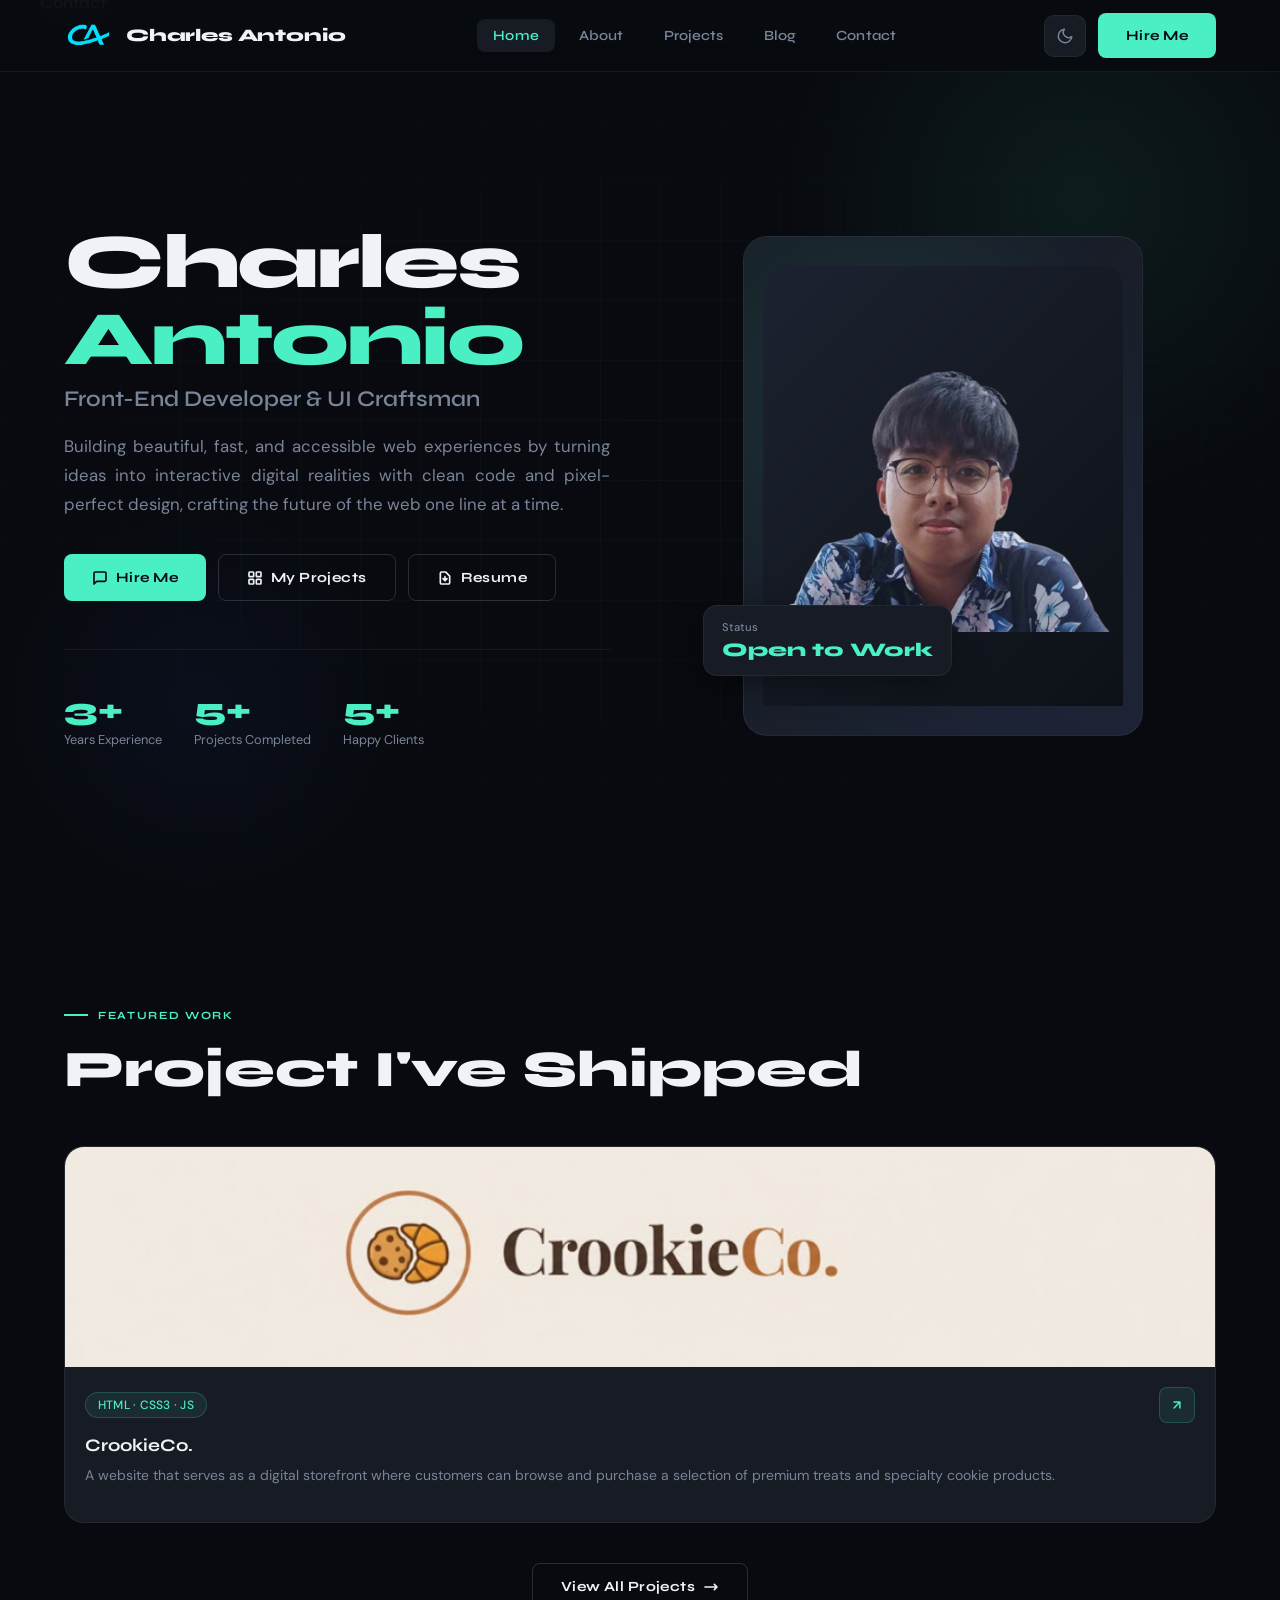
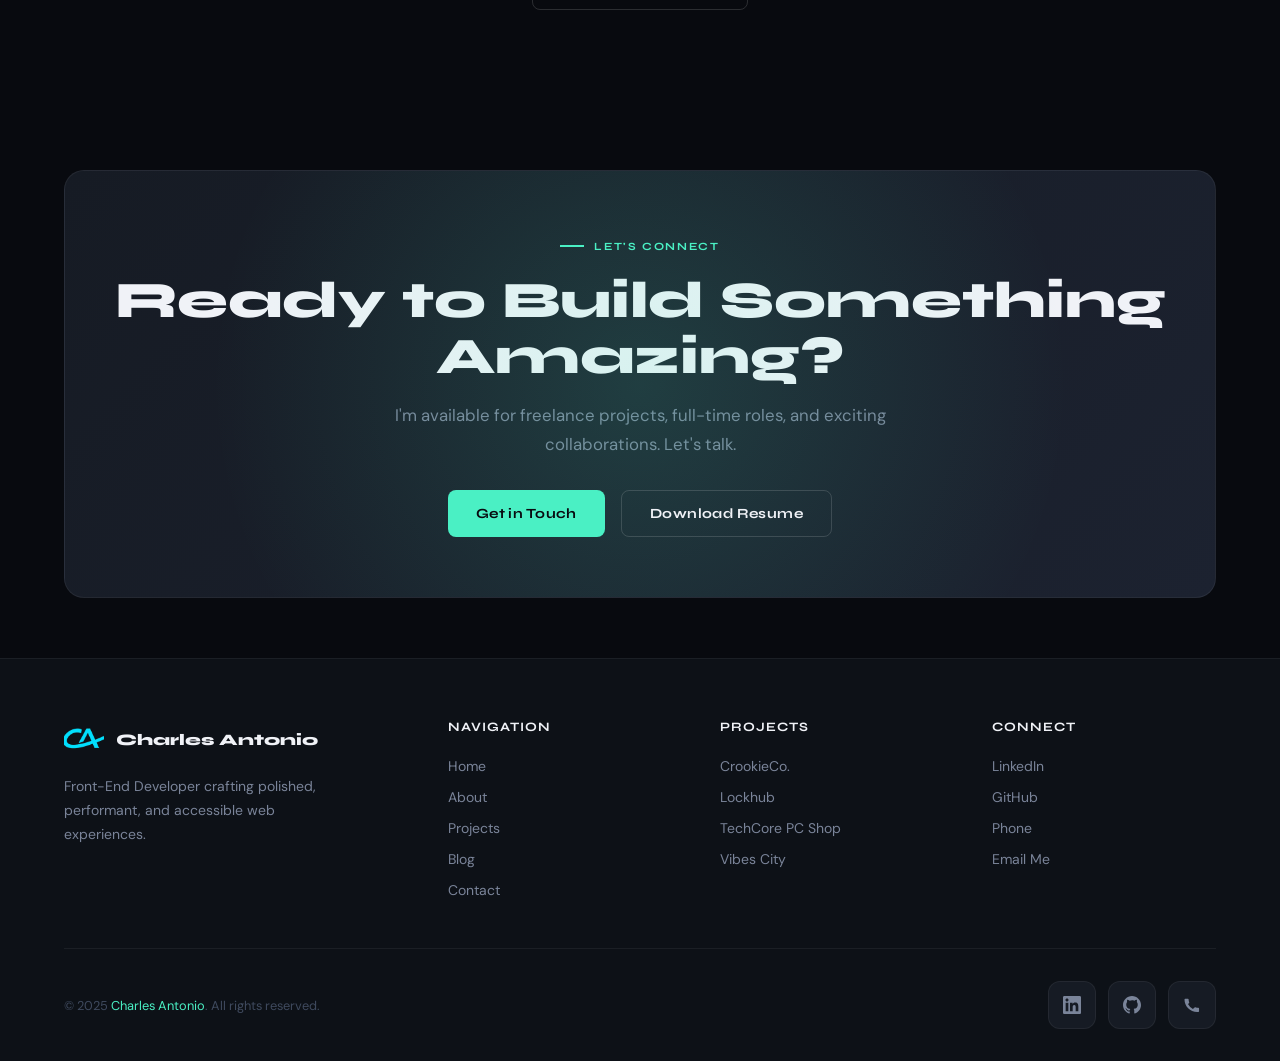
<file: WebsitePortfolio/index.html>
<!DOCTYPE html>
<html lang="en">
<head>
  <meta charset="UTF-8" />
  <meta name="viewport" content="width=device-width, initial-scale=1.0" />
  <title>Charles Antonio | Front-End Developer</title>
  <meta name="description" content="Charles Antonio is a Front-End Developer specializing in building beautiful, fast, and accessible web experiences." />
  <meta name="keywords" content="Charles Antonio, front-end developer, web developer, portfolio, HTML, CSS, JavaScript" />
  <!-- Open Graph -->
  <meta property="og:title" content="Charles Antonio | Front-End Developer" />
  <meta property="og:description" content="Building beautiful, fast, and accessible web experiences." />
  <meta property="og:type" content="website" />
  <meta property="og:url" content="https://charlesantonio.dev/" />
  <meta property="og:image" content="images/logo.png" />
  <!-- Favicon -->
  <link rel="icon" href="images/logo.png" type="image/jpeg" />
  <link rel="stylesheet" href="css/style.css" />
</head>
<body>

<!-- ===== NAVBAR ===== -->
<header id="navbar" role="banner">
  <div class="container nav-inner">
    <a href="index.html" class="nav-logo" aria-label="Charles Antonio Home">
      <img src="images/logo.png" alt="Charles Antonio Logo"/>
      <span class="nav-logo-text">Charles Antonio</span>
    </a>
    <nav aria-label="Main navigation">
      <ul class="nav-links">
        <li><a href="index.html" class="active">Home</a></li>
        <li><a href="about.html">About</a></li>
        <li><a href="projects.html">Projects</a></li>
        <li><a href="blog.html">Blog</a></li>
        <li><a href="contact.html">Contact</a></li>
      </ul>
    </nav>
    <div class="nav-actions">
      <button class="theme-toggle" aria-label="Toggle dark/light mode">
        <!-- Moon icon -->
        <svg class="icon-moon" xmlns="http://www.w3.org/2000/svg" width="18" height="18" fill="none" viewBox="0 0 24 24" stroke="currentColor" stroke-width="2"><path stroke-linecap="round" stroke-linejoin="round" d="M21 12.79A9 9 0 1111.21 3 7 7 0 0021 12.79z"/></svg>
        <!-- Sun icon -->
        <svg class="icon-sun" xmlns="http://www.w3.org/2000/svg" width="18" height="18" fill="none" viewBox="0 0 24 24" stroke="currentColor" stroke-width="2"><circle cx="12" cy="12" r="5"/><path stroke-linecap="round" d="M12 1v2M12 21v2M4.22 4.22l1.42 1.42M18.36 18.36l1.42 1.42M1 12h2M21 12h2M4.22 19.78l1.42-1.42M18.36 5.64l1.42-1.42"/></svg>
      </button>
      <a href="contact.html" class="btn btn-primary">Hire Me</a>
      <button class="hamburger" aria-label="Open menu" aria-expanded="false">
        <span></span><span></span><span></span>
      </button>
    </div>
  </div>
</header>

<!-- Mobile Nav -->
<nav class="mobile-nav" aria-label="Mobile navigation">
  <a href="index.html">Home</a>
  <a href="about.html">About</a>
  <a href="projects.html">Projects</a>
  <a href="blog.html">Blog</a>
  <a href="contact.html">Contact</a>
</nav>

<!-- ===== HERO ===== -->
<main id="main">
<section class="hero" aria-label="Hero section">
  <div class="hero-bg">
    <div class="hero-grid"></div>
    <div class="hero-gradient"></div>
    <div class="hero-gradient-2"></div>
  </div>
  <div class="container">
    <div class="hero-inner">
      <div class="hero-content">
        <h1 class="hero-name">Charles<br/><span>Antonio</span></h1>
        <p class="hero-title">Front-End Developer &amp; UI Craftsman</p>
        <p class="hero-tagline" style="text-align: justify;">Building beautiful, fast, and accessible web experiences by turning ideas into interactive digital realities with clean code and pixel-perfect design, crafting the future of the web one line at a time.
        </p>
        <div class="hero-cta">
          <a href="contact.html" class="btn btn-primary">
            <svg xmlns="http://www.w3.org/2000/svg" width="16" height="16" fill="none" viewBox="0 0 24 24" stroke="currentColor" stroke-width="2.5"><path stroke-linecap="round" stroke-linejoin="round" d="M21 15a2 2 0 01-2 2H7l-4 4V5a2 2 0 012-2h14a2 2 0 012 2z"/></svg>
            Hire Me
          </a>
          <a href="projects.html" class="btn btn-outline">
            <svg xmlns="http://www.w3.org/2000/svg" width="16" height="16" fill="none" viewBox="0 0 24 24" stroke="currentColor" stroke-width="2.5"><rect x="3" y="3" width="7" height="7" rx="1"/><rect x="14" y="3" width="7" height="7" rx="1"/><rect x="3" y="14" width="7" height="7" rx="1"/><rect x="14" y="14" width="7" height="7" rx="1"/></svg>
            My Projects
          </a>
          <a href="resume.pdf" download class="btn btn-outline" aria-label="Download resume PDF">
            <svg xmlns="http://www.w3.org/2000/svg" width="16" height="16" fill="none" viewBox="0 0 24 24" stroke="currentColor" stroke-width="2.5"><path stroke-linecap="round" stroke-linejoin="round" d="M12 10v6m0 0l-3-3m3 3l3-3m2 8H7a2 2 0 01-2-2V5a2 2 0 012-2h5.586a1 1 0 01.707.293l5.414 5.414a1 1 0 01.293.707V19a2 2 0 01-2 2z"/></svg>
            Resume
          </a>
        </div>
        <div class="hero-stats">
          <div class="hero-stat">
            <div class="hero-stat-num"><span data-count="3" data-suffix="+">3+</span></div>
            <div class="hero-stat-label">Years Experience</div>
          </div>
          <div class="hero-stat">
            <div class="hero-stat-num"><span data-count="5" data-suffix="+">5+</span></div>
            <div class="hero-stat-label">Projects Completed</div>
          </div>
          <div class="hero-stat">
            <div class="hero-stat-num"><span data-count="5" data-suffix="+">5+</span></div>
            <div class="hero-stat-label">Happy Clients</div>
          </div>
        </div>
      </div>
      <div class="hero-visual" aria-hidden="true">
        <div class="hero-img-frame">
          <div class="hero-img-bg"></div>
          <div class="hero-img-main" style="background:linear-gradient(135deg,#1c2230 0%,#0d1117 100%);border-radius:20px 20px 0 0;display:flex;align-items:center;justify-content:center;font-size:6rem;top: 30px;"><img src="images/hero.png"></div>
          <div class="hero-img-card hero-img-card-2">
            <div class="hero-card-label">Status</div>
            <div class="hero-card-value">Open to Work</div>
          </div>
        </div>
      </div>
    </div>
  </div>
</section>

<!-- ===== FEATURED PROJECTS ===== -->
<section class="section" aria-labelledby="feat-heading">
  <div class="container">
    <div class="reveal">
      <div class="section-label">Featured Work</div>
      <h2 class="section-title" id="feat-heading">Project I've Shipped</h2>
    </div>
    <div class="projects-grid">

      <!-- project 1 -->
      <article class="project-card reveal delay-1">
        <a href="https://crookieco.netlify.app/" aria-label="View E-Commerce Dashboard project">
          <div class="project-card-img">
            <div class="img-placeholder" style="background:linear-gradient(135deg,#1c2230,#0f1720);"><img src="images/project1.jpg"></div>
            <div class="project-card-overlay"></div>
          </div>
          <div class="project-card-body">
            <div class="project-card-footer" style="margin-bottom:12px;">
              <span class="tag">HTML · CSS3 · JS</span>
              <div class="project-arrow" aria-hidden="true">
                <svg xmlns="http://www.w3.org/2000/svg" width="14" height="14" fill="none" viewBox="0 0 24 24" stroke="currentColor" stroke-width="2.5"><path stroke-linecap="round" stroke-linejoin="round" d="M7 17L17 7M17 7H7M17 7v10"/></svg>
              </div>
            </div>
            <h3>CrookieCo.</h3>
            <p style="text-align: justify;">A website that serves as a digital storefront where customers can browse and purchase a selection of premium treats and specialty cookie products.</p>
          </div>
        </a>
      </article>
    </div>

    <div style="text-align:center;margin-top:40px;" class="reveal">
      <a href="projects.html" class="btn btn-outline">
        View All Projects
        <svg xmlns="http://www.w3.org/2000/svg" width="16" height="16" fill="none" viewBox="0 0 24 24" stroke="currentColor" stroke-width="2.5"><path stroke-linecap="round" stroke-linejoin="round" d="M17 8l4 4m0 0l-4 4m4-4H3"/></svg>
      </a>
    </div>
  </div>
</section>

<!-- ===== CTA BAND ===== -->
<section class="section" style="padding:60px 0;" aria-label="Call to action">
  <div class="container">
    <div class="reveal" style="background:linear-gradient(135deg,var(--surface) 0%,var(--surface-2) 100%);border:1px solid var(--border);border-radius:var(--radius-lg);padding:60px 48px;text-align:center;position:relative;overflow:hidden;">
      <div style="position:absolute;inset:0;background:radial-gradient(circle at 50% 50%,var(--accent-glow) 0%,transparent 70%);pointer-events:none;"></div>
      <div class="section-label" style="justify-content:center;">Let's Connect</div>
      <h2 class="section-title" style="margin-bottom:16px;">Ready to Build Something Amazing?</h2>
      <p class="section-subtitle" style="margin:0 auto 32px;">I'm available for freelance projects, full-time roles, and exciting collaborations. Let's talk.</p>
      <div style="display:flex;gap:16px;justify-content:center;flex-wrap:wrap;">
        <a href="contact.html" class="btn btn-primary">Get in Touch</a>
        <a href="resume.pdf" download class="btn btn-outline">Download Resume</a>
      </div>
    </div>
  </div>
</section>

</main>

<!-- ===== FOOTER ===== -->
<footer role="contentinfo">
  <div class="container">
    <div class="footer-inner">
      <div>
        <a href="index.html" class="footer-logo" aria-label="Charles Antonio Home">
          <img src="images/logo.png" alt="Charles Antonio Logo" />
          <span class="footer-logo-text">Charles Antonio</span>
        </a>
        <p class="footer-desc">Front-End Developer crafting polished, performant, and accessible web experiences.</p>
      </div>
      <div class="footer-col">
        <h4>Navigation</h4>
        <ul class="footer-links">
          <li><a href="index.html">Home</a></li>
          <li><a href="about.html">About</a></li>
          <li><a href="projects.html">Projects</a></li>
          <li><a href="blog.html">Blog</a></li>
          <li><a href="contact.html">Contact</a></li>
        </ul>
      </div>
      <div class="footer-col">
        <h4>Projects</h4>
        <ul class="footer-links">
          <li><a href="https://crookieco.netlify.app/">CrookieCo.</a></li>
          <li><a href="https://lockhub.ct.ws">Lockhub</a></li>
          <li><a href="https://techcorepcshop.netlify.app">TechCore PC Shop</a></li>
          <li><a href="https://vibescity.netlify.app">Vibes City</a></li>
        </ul>
      </div>
      <div class="footer-col">
        <h4>Connect</h4>
        <ul class="footer-links">
          <li><a href="https://www.linkedin.com/in/charles-antonio-185a56316/" target="_blank" rel="noopener">LinkedIn</a></li>
          <li><a href="https://github.com/Charoless" target="_blank" rel="noopener">GitHub</a></li>
          <li><a href="tel:+639434741424" target="_blank" rel="noopener">Phone</a></li>
          <li><a href="mailto:chrlsjsphantnio@gmail.com">Email Me</a></li>
        </ul>
      </div>
    </div>
    <div class="footer-bottom">
      <p class="footer-copy">&copy; 2025 <span>Charles Antonio</span>. All rights reserved.</p>
      <div style="display:flex;gap:12px;">
        <a href="https://www.linkedin.com/in/charles-antonio-185a56316/" target="_blank" rel="noopener" class="social-link" aria-label="LinkedIn">
          <svg xmlns="http://www.w3.org/2000/svg" width="18" height="18" fill="currentColor" viewBox="0 0 24 24"><path d="M20.447 20.452h-3.554v-5.569c0-1.328-.027-3.037-1.852-3.037-1.853 0-2.136 1.445-2.136 2.939v5.667H9.351V9h3.414v1.561h.046c.477-.9 1.637-1.85 3.37-1.85 3.601 0 4.267 2.37 4.267 5.455v6.286zM5.337 7.433c-1.144 0-2.063-.926-2.063-2.065 0-1.138.92-2.063 2.063-2.063 1.14 0 2.064.925 2.064 2.063 0 1.139-.925 2.065-2.064 2.065zm1.782 13.019H3.555V9h3.564v11.452zM22.225 0H1.771C.792 0 0 .774 0 1.729v20.542C0 23.227.792 24 1.771 24h20.451C23.2 24 24 23.227 24 22.271V1.729C24 .774 23.2 0 22.222 0h.003z"/></svg>
        </a>
        <a href="https://github.com/Charoless" target="_blank" rel="noopener" class="social-link" aria-label="GitHub">
          <svg xmlns="http://www.w3.org/2000/svg" width="18" height="18" fill="currentColor" viewBox="0 0 24 24"><path d="M12 0C5.374 0 0 5.373 0 12c0 5.302 3.438 9.8 8.207 11.387.599.111.793-.261.793-.577v-2.234c-3.338.726-4.033-1.416-4.033-1.416-.546-1.387-1.333-1.756-1.333-1.756-1.089-.745.083-.729.083-.729 1.205.084 1.839 1.237 1.839 1.237 1.07 1.834 2.807 1.304 3.492.997.107-.775.418-1.305.762-1.604-2.665-.305-5.467-1.334-5.467-5.931 0-1.311.469-2.381 1.236-3.221-.124-.303-.535-1.524.117-3.176 0 0 1.008-.322 3.301 1.23A11.509 11.509 0 0112 5.803c1.02.005 2.047.138 3.006.404 2.291-1.552 3.297-1.23 3.297-1.23.653 1.653.242 2.874.118 3.176.77.84 1.235 1.911 1.235 3.221 0 4.609-2.807 5.624-5.479 5.921.43.372.823 1.102.823 2.222v3.293c0 .319.192.694.801.576C20.566 21.797 24 17.3 24 12c0-6.627-5.373-12-12-12z"/></svg>
        </a>
        <a href="tel:+639434741424" target="_blank" rel="noopener" class="social-link" aria-label="Phone">
  <svg xmlns="http://www.w3.org/2000/svg" width="18" height="18" fill="currentColor" viewBox="0 0 24 24">
    <path d="M6.62 10.79a15.053 15.053 0 006.59 6.59l2.2-2.2a1 1 0 011.11-.21c1.21.48 2.53.74 3.88.74a1 1 0 011 1v3.5a1 1 0 01-1 1C10.07 22 2 13.93 2 4.5a1 1 0 011-1H6.5a1 1 0 011 1c0 1.35.26 2.67.74 3.88a1 1 0 01-.21 1.11l-2.2 2.2z"/>
  </svg>
</a>
      </div>
    </div>
  </div>
</footer>

<!-- Back to Top -->
<button class="back-to-top" aria-label="Back to top">
  <svg xmlns="http://www.w3.org/2000/svg" width="20" height="20" fill="none" viewBox="0 0 24 24" stroke="currentColor" stroke-width="2.5"><path stroke-linecap="round" stroke-linejoin="round" d="M5 15l7-7 7 7"/></svg>
</button>

<script src="js/script.js"></script>
</body>
</html>
</file>
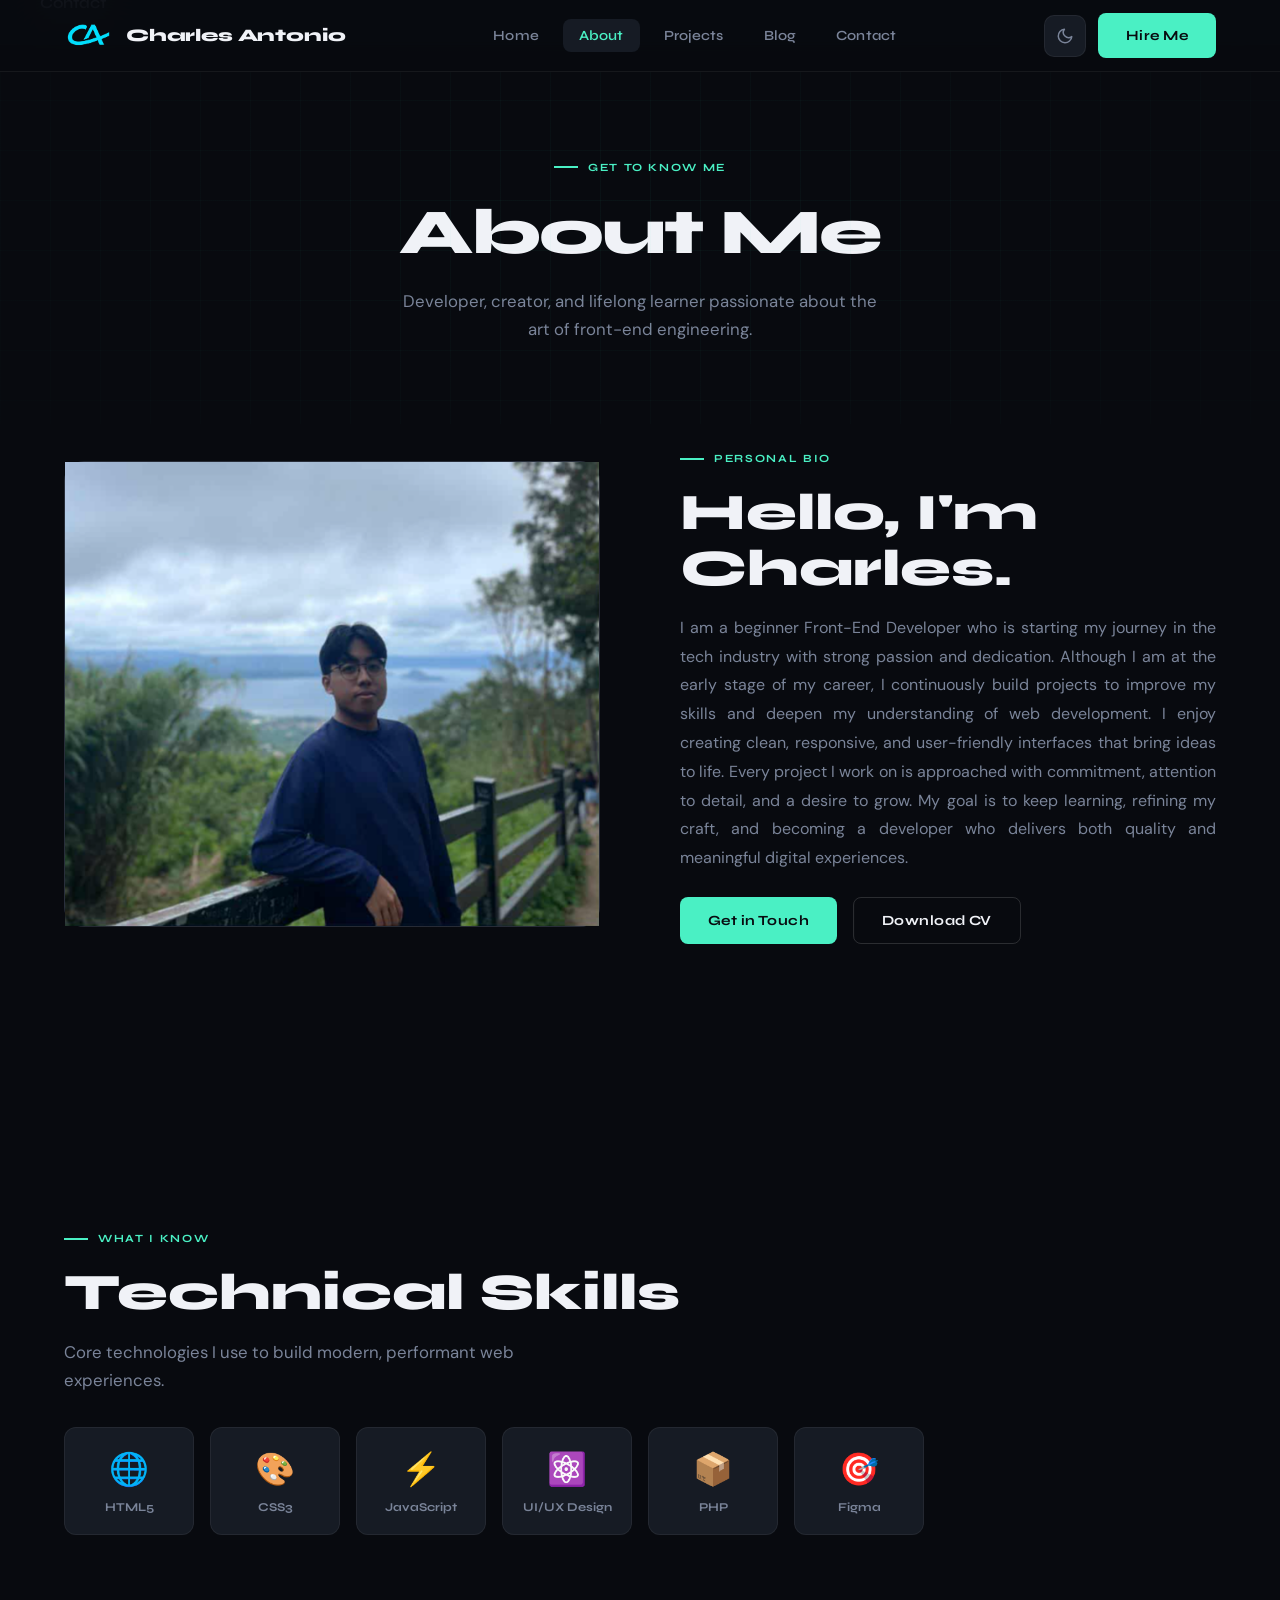
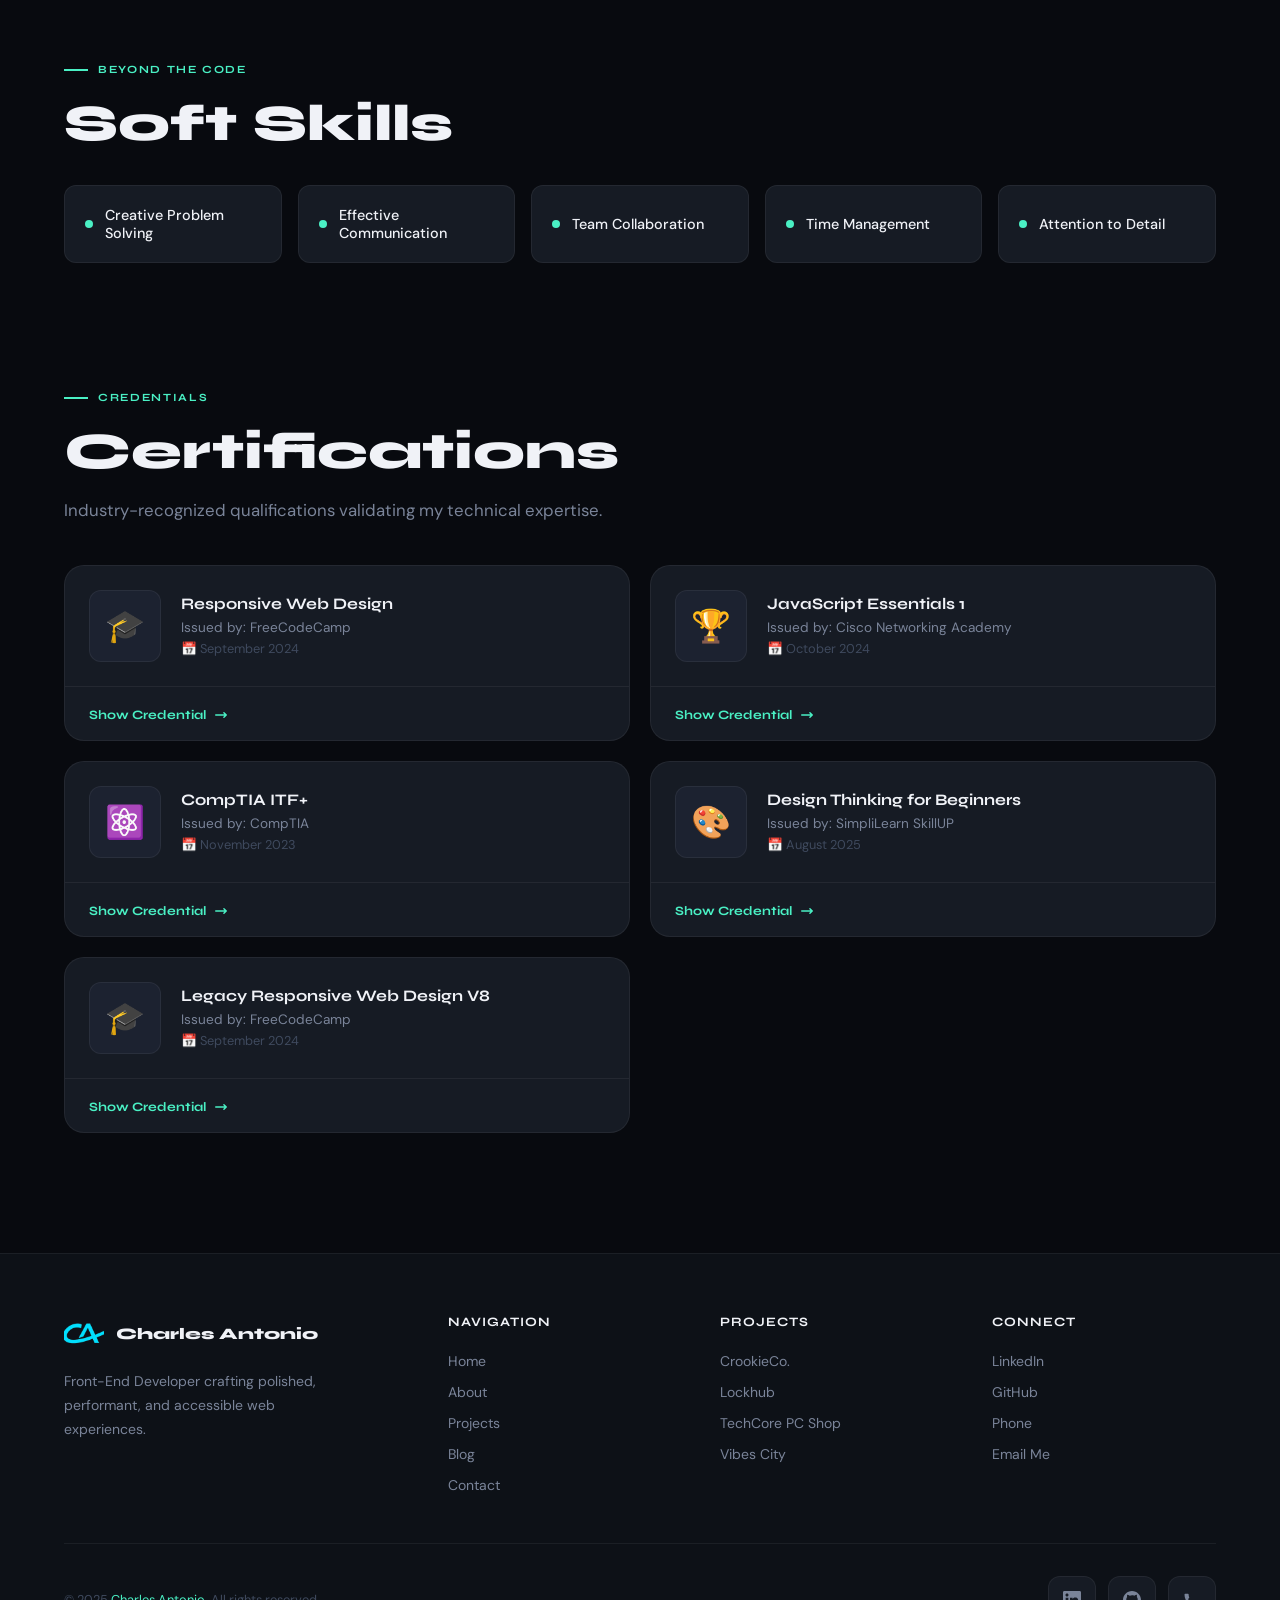
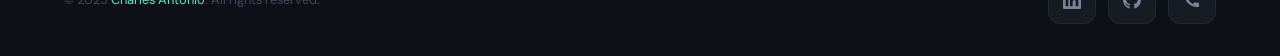
<file: WebsitePortfolio/about.html>
<!DOCTYPE html>
<html lang="en">
<head>
  <meta charset="UTF-8" />
  <meta name="viewport" content="width=device-width, initial-scale=1.0" />
  <title>About | Charles Antonio — Front-End Developer</title>
  <meta name="description" content="Learn about Charles Antonio, a Front-End Developer passionate about clean code, beautiful interfaces, and accessible web experiences." />
  <meta name="keywords" content="Charles Antonio, about, front-end developer, skills, certifications" />
  <meta property="og:title" content="About | Charles Antonio" />
  <meta property="og:description" content="Front-End Developer passionate about clean code and beautiful interfaces." />
  <meta property="og:type" content="website" />
  <meta property="og:image" content="images/logo.png" />
  <link rel="icon" href="images/logo.png" type="image/jpeg" />
  <link rel="stylesheet" href="css/style.css" />
</head>
<body>

<header id="navbar" role="banner">
  <div class="container nav-inner">
    <a href="index.html" class="nav-logo" aria-label="Charles Antonio Home">
      <img src="images/logo.png" alt="Charles Antonio Logo" />
      <span class="nav-logo-text">Charles Antonio</span>
    </a>
    <nav aria-label="Main navigation">
      <ul class="nav-links">
        <li><a href="index.html">Home</a></li>
        <li><a href="about.html" class="active">About</a></li>
        <li><a href="projects.html">Projects</a></li>
        <li><a href="blog.html">Blog</a></li>
        <li><a href="contact.html">Contact</a></li>
      </ul>
    </nav>
    <div class="nav-actions">
      <button class="theme-toggle" aria-label="Toggle dark/light mode">
        <svg class="icon-moon" xmlns="http://www.w3.org/2000/svg" width="18" height="18" fill="none" viewBox="0 0 24 24" stroke="currentColor" stroke-width="2"><path stroke-linecap="round" stroke-linejoin="round" d="M21 12.79A9 9 0 1111.21 3 7 7 0 0021 12.79z"/></svg>
        <svg class="icon-sun" xmlns="http://www.w3.org/2000/svg" width="18" height="18" fill="none" viewBox="0 0 24 24" stroke="currentColor" stroke-width="2"><circle cx="12" cy="12" r="5"/><path stroke-linecap="round" d="M12 1v2M12 21v2M4.22 4.22l1.42 1.42M18.36 18.36l1.42 1.42M1 12h2M21 12h2M4.22 19.78l1.42-1.42M18.36 5.64l1.42-1.42"/></svg>
      </button>
      <a href="contact.html" class="btn btn-primary">Hire Me</a>
      <button class="hamburger" aria-label="Open menu"><span></span><span></span><span></span></button>
    </div>
  </div>
</header>

<nav class="mobile-nav" aria-label="Mobile navigation">
  <a href="index.html">Home</a>
  <a href="about.html">About</a>
  <a href="projects.html">Projects</a>
  <a href="blog.html">Blog</a>
  <a href="contact.html">Contact</a>
</nav>

<main id="main">

<!-- Page Header -->
<div class="page-header">
  <div class="container">
    <div class="section-label" style="justify-content:center;" aria-hidden="true">Get to Know Me</div>
    <h1 class="page-header-title">About Me</h1>
    <p class="page-header-desc">Developer, creator, and lifelong learner passionate about the art of front-end engineering.</p>
  </div>
</div>

<!-- Bio Section -->
<section class="section" aria-labelledby="bio-heading" style="padding-top:20px;">
  <div class="container">
    <div class="about-grid">
      <div class="about-img-frame reveal-left">
        <div style="width:100%;height:100%;border-radius:var(--radius-lg);border:1px solid var(--border);background:linear-gradient(135deg,var(--surface) 0%,var(--surface-2) 100%);display:flex;align-items:center;justify-content:center;font-size:8rem;" aria-hidden="true"><img src="images/about.png"></div>
      </div>
      <div class="about-text reveal-right">
        <div class="section-label">Personal Bio</div>
        <h2 class="section-title" id="bio-heading">Hello, I'm Charles.</h2>
        <p style="text-align: justify;">I am a beginner Front-End Developer who is starting my journey in the tech industry with strong passion and dedication. Although I am at the early stage of my career, I continuously build projects to improve my skills and deepen my understanding of web development. I enjoy creating clean, responsive, and user-friendly interfaces that bring ideas to life. Every project I work on is approached with commitment, attention to detail, and a desire to grow. My goal is to keep learning, refining my craft, and becoming a developer who delivers both quality and meaningful digital experiences.</p>
        <div style="display:flex;gap:16px;flex-wrap:wrap;margin-top:24px;">
          <a href="contact.html" class="btn btn-primary">Get in Touch</a>
          <a href="resume.pdf" download class="btn btn-outline">Download CV</a>
        </div>
      </div>
    </div>
  </div>
</section>

<!-- Technical Skills -->
<section class="section skills-section" aria-labelledby="tech-skills-heading">
  <div class="container">
    <div class="reveal">
      <div class="section-label">What I Know</div>
      <h2 class="section-title" id="tech-skills-heading">Technical Skills</h2>
      <p class="section-subtitle">Core technologies I use to build modern, performant web experiences.</p>
    </div>
    <div class="skills-grid" role="list">
      <div class="skill-card reveal delay-1" role="listitem">
        <div class="skill-card-icon" aria-hidden="true">🌐</div>
        <div class="skill-card-name">HTML5</div>
      </div>
      <div class="skill-card reveal delay-2" role="listitem">
        <div class="skill-card-icon" aria-hidden="true">🎨</div>
        <div class="skill-card-name">CSS3</div>
      </div>
      <div class="skill-card reveal delay-3" role="listitem">
        <div class="skill-card-icon" aria-hidden="true">⚡</div>
        <div class="skill-card-name">JavaScript</div>
      </div>
      <div class="skill-card reveal delay-1" role="listitem">
        <div class="skill-card-icon" aria-hidden="true">⚛️</div>
        <div class="skill-card-name">UI/UX Design</div>
      </div>
      <div class="skill-card reveal delay-1" role="listitem">
        <div class="skill-card-icon" aria-hidden="true">📦</div>
        <div class="skill-card-name">PHP</div>
      </div>
      <div class="skill-card reveal delay-2" role="listitem">
        <div class="skill-card-icon" aria-hidden="true">🎯</div>
        <div class="skill-card-name">Figma</div>
      </div>
    </div>
  </div>
</section>

<!-- Soft Skills -->
<section class="section" aria-labelledby="soft-skills-heading" style="padding-top:20px;">
  <div class="container">
    <div class="reveal">
      <div class="section-label">Beyond the Code</div>
      <h2 class="section-title" id="soft-skills-heading">Soft Skills</h2>
    </div>
    <div class="soft-skills-grid">
      <div class="soft-skill-item reveal delay-1"><div class="soft-skill-dot"></div><span>Creative Problem Solving</span></div>
      <div class="soft-skill-item reveal delay-2"><div class="soft-skill-dot"></div><span>Effective Communication</span></div>
      <div class="soft-skill-item reveal delay-3"><div class="soft-skill-dot"></div><span>Team Collaboration</span></div>
      <div class="soft-skill-item reveal delay-1"><div class="soft-skill-dot"></div><span>Time Management</span></div>
      <div class="soft-skill-item reveal delay-2"><div class="soft-skill-dot"></div><span>Attention to Detail</span></div>
    </div>
  </div>
</section>

<!-- Certifications -->
<section class="section" aria-labelledby="certs-heading" style="padding-top:20px;padding-bottom:120px;">
  <div class="container">
    <div class="reveal">
      <div class="section-label">Credentials</div>
      <h2 class="section-title" id="certs-heading">Certifications</h2>
      <p class="section-subtitle">Industry-recognized qualifications validating my technical expertise.</p>
    </div>
    <div class="certs-grid">

      <article class="cert-card reveal delay-1">
        <div class="cert-card-top">
          <div style="width:72px;height:72px;border-radius:12px;background:var(--surface-2);border:1px solid var(--border);display:flex;align-items:center;justify-content:center;font-size:2rem;flex-shrink:0;" aria-hidden="true">🎓</div>
          <div class="cert-info">
            <div class="cert-name">Responsive Web Design</div>
            <div class="cert-issuer">Issued by: FreeCodeCamp</div>
            <div class="cert-date">📅 September 2024</div>
          </div>
        </div>
        <div class="cert-card-bottom">
          <a href="images/FCC.png" class="cert-btn" target="_blank" rel="noopener" aria-label="Show Responsive Web Design credential">
            Show Credential
            <svg xmlns="http://www.w3.org/2000/svg" width="14" height="14" fill="none" viewBox="0 0 24 24" stroke="currentColor" stroke-width="2.5"><path stroke-linecap="round" stroke-linejoin="round" d="M17 8l4 4m0 0l-4 4m4-4H3"/></svg>
          </a>
        </div>
      </article>

      <article class="cert-card reveal delay-2">
        <div class="cert-card-top">
          <div style="width:72px;height:72px;border-radius:12px;background:var(--surface-2);border:1px solid var(--border);display:flex;align-items:center;justify-content:center;font-size:2rem;flex-shrink:0;" aria-hidden="true">🏆</div>
          <div class="cert-info">
            <div class="cert-name">JavaScript Essentials 1</div>
            <div class="cert-issuer">Issued by: Cisco Networking Academy</div>
            <div class="cert-date">📅 October 2024</div>
          </div>
        </div>
        <div class="cert-card-bottom">
          <a href="images/JSE.png" class="cert-btn" target="_blank" rel="noopener" aria-label="Show JavaScript credential">
            Show Credential
            <svg xmlns="http://www.w3.org/2000/svg" width="14" height="14" fill="none" viewBox="0 0 24 24" stroke="currentColor" stroke-width="2.5"><path stroke-linecap="round" stroke-linejoin="round" d="M17 8l4 4m0 0l-4 4m4-4H3"/></svg>
          </a>
        </div>
      </article>

      <article class="cert-card reveal delay-3">
        <div class="cert-card-top">
          <div style="width:72px;height:72px;border-radius:12px;background:var(--surface-2);border:1px solid var(--border);display:flex;align-items:center;justify-content:center;font-size:2rem;flex-shrink:0;" aria-hidden="true">⚛️</div>
          <div class="cert-info">
            <div class="cert-name">CompTIA ITF+</div>
            <div class="cert-issuer">Issued by: CompTIA</div>
            <div class="cert-date">📅 November 2023</div>
          </div>
        </div>
        <div class="cert-card-bottom">
          <a href="images/COMPTIA.png" class="cert-btn" target="_blank" rel="noopener" aria-label="Show CompTIA ITF+ credential">
            Show Credential
            <svg xmlns="http://www.w3.org/2000/svg" width="14" height="14" fill="none" viewBox="0 0 24 24" stroke="currentColor" stroke-width="2.5"><path stroke-linecap="round" stroke-linejoin="round" d="M17 8l4 4m0 0l-4 4m4-4H3"/></svg>
          </a>
        </div>
      </article>

      <article class="cert-card reveal delay-1">
        <div class="cert-card-top">
          <div style="width:72px;height:72px;border-radius:12px;background:var(--surface-2);border:1px solid var(--border);display:flex;align-items:center;justify-content:center;font-size:2rem;flex-shrink:0;" aria-hidden="true">🎨</div>
          <div class="cert-info">
            <div class="cert-name">Design Thinking for Beginners</div>
            <div class="cert-issuer">Issued by: SimpliLearn SkillUP</div>
            <div class="cert-date">📅 August 2025</div>
          </div>
        </div>
        <div class="cert-card-bottom">
          <a href="images/SKILLUP.png" class="cert-btn" target="_blank" rel="noopener" aria-label="Show UI/UX credential">
            Show Credential
            <svg xmlns="http://www.w3.org/2000/svg" width="14" height="14" fill="none" viewBox="0 0 24 24" stroke="currentColor" stroke-width="2.5"><path stroke-linecap="round" stroke-linejoin="round" d="M17 8l4 4m0 0l-4 4m4-4H3"/></svg>
          </a>
        </div>
        </article>
        
        <article class="cert-card reveal delay-1">
        <div class="cert-card-top">
          <div style="width:72px;height:72px;border-radius:12px;background:var(--surface-2);border:1px solid var(--border);display:flex;align-items:center;justify-content:center;font-size:2rem;flex-shrink:0;" aria-hidden="true">🎓</div>
          <div class="cert-info">
            <div class="cert-name">Legacy Responsive Web Design V8</div>
            <div class="cert-issuer">Issued by: FreeCodeCamp</div>
            <div class="cert-date">📅 September 2024</div>
          </div>
        </div>
        <div class="cert-card-bottom">
          <a href="images/FCC2.png" class="cert-btn" target="_blank" rel="noopener" aria-label="Show UI/UX credential">
            Show Credential
            <svg xmlns="http://www.w3.org/2000/svg" width="14" height="14" fill="none" viewBox="0 0 24 24" stroke="currentColor" stroke-width="2.5"><path stroke-linecap="round" stroke-linejoin="round" d="M17 8l4 4m0 0l-4 4m4-4H3"/></svg>
          </a>
        </div>
      </article>

    </div>
  </div>
</section>

</main>

<footer role="contentinfo">
  <div class="container">
    <div class="footer-inner">
      <div>
        <a href="index.html" class="footer-logo" aria-label="Charles Antonio Home">
          <img src="images/logo.png" alt="Charles Antonio Logo" />
          <span class="footer-logo-text">Charles Antonio</span>
        </a>
        <p class="footer-desc">Front-End Developer crafting polished, performant, and accessible web experiences.</p>
      </div>
      <div class="footer-col">
        <h4>Navigation</h4>
        <ul class="footer-links">
          <li><a href="index.html">Home</a></li>
          <li><a href="about.html">About</a></li>
          <li><a href="projects.html">Projects</a></li>
          <li><a href="blog.html">Blog</a></li>
          <li><a href="contact.html">Contact</a></li>
        </ul>
      </div>
      <div class="footer-col">
        <h4>Projects</h4>
        <ul class="footer-links">
          <li><a href="https://crookieco.netlify.app/">CrookieCo.</a></li>
          <li><a href="https://lockhub.ct.ws">Lockhub</a></li>
          <li><a href="https://techcorepcshop.netlify.app">TechCore PC Shop</a></li>
          <li><a href="https://vibescity.netlify.app">Vibes City</a></li>
        </ul>
      </div>
      <div class="footer-col">
        <h4>Connect</h4>
        <ul class="footer-links">
          <li><a href="https://www.linkedin.com/in/charles-antonio-185a56316/" target="_blank" rel="noopener">LinkedIn</a></li>
          <li><a href="https://github.com/Charoless" target="_blank" rel="noopener">GitHub</a></li>
          <li><a href="tel:+639434741424" target="_blank" rel="noopener">Phone</a></li>
          <li><a href="mailto:chrlsjsphantnio@gmail.com">Email Me</a></li>
        </ul>
      </div>
    </div>
    <div class="footer-bottom">
      <p class="footer-copy">&copy; 2025 <span>Charles Antonio</span>. All rights reserved.</p>
      <div style="display:flex;gap:12px;">
        <a href="https://www.linkedin.com/in/charles-antonio-185a56316/" target="_blank" rel="noopener" class="social-link" aria-label="LinkedIn">
          <svg xmlns="http://www.w3.org/2000/svg" width="18" height="18" fill="currentColor" viewBox="0 0 24 24"><path d="M20.447 20.452h-3.554v-5.569c0-1.328-.027-3.037-1.852-3.037-1.853 0-2.136 1.445-2.136 2.939v5.667H9.351V9h3.414v1.561h.046c.477-.9 1.637-1.85 3.37-1.85 3.601 0 4.267 2.37 4.267 5.455v6.286zM5.337 7.433c-1.144 0-2.063-.926-2.063-2.065 0-1.138.92-2.063 2.063-2.063 1.14 0 2.064.925 2.064 2.063 0 1.139-.925 2.065-2.064 2.065zm1.782 13.019H3.555V9h3.564v11.452zM22.225 0H1.771C.792 0 0 .774 0 1.729v20.542C0 23.227.792 24 1.771 24h20.451C23.2 24 24 23.227 24 22.271V1.729C24 .774 23.2 0 22.222 0h.003z"/></svg>
        </a>
        <a href="https://github.com/Charoless" target="_blank" rel="noopener" class="social-link" aria-label="GitHub">
          <svg xmlns="http://www.w3.org/2000/svg" width="18" height="18" fill="currentColor" viewBox="0 0 24 24"><path d="M12 0C5.374 0 0 5.373 0 12c0 5.302 3.438 9.8 8.207 11.387.599.111.793-.261.793-.577v-2.234c-3.338.726-4.033-1.416-4.033-1.416-.546-1.387-1.333-1.756-1.333-1.756-1.089-.745.083-.729.083-.729 1.205.084 1.839 1.237 1.839 1.237 1.07 1.834 2.807 1.304 3.492.997.107-.775.418-1.305.762-1.604-2.665-.305-5.467-1.334-5.467-5.931 0-1.311.469-2.381 1.236-3.221-.124-.303-.535-1.524.117-3.176 0 0 1.008-.322 3.301 1.23A11.509 11.509 0 0112 5.803c1.02.005 2.047.138 3.006.404 2.291-1.552 3.297-1.23 3.297-1.23.653 1.653.242 2.874.118 3.176.77.84 1.235 1.911 1.235 3.221 0 4.609-2.807 5.624-5.479 5.921.43.372.823 1.102.823 2.222v3.293c0 .319.192.694.801.576C20.566 21.797 24 17.3 24 12c0-6.627-5.373-12-12-12z"/></svg>
        </a>
        <a href="tel:+639434741424" target="_blank" rel="noopener" class="social-link" aria-label="Phone">
  <svg xmlns="http://www.w3.org/2000/svg" width="18" height="18" fill="currentColor" viewBox="0 0 24 24">
    <path d="M6.62 10.79a15.053 15.053 0 006.59 6.59l2.2-2.2a1 1 0 011.11-.21c1.21.48 2.53.74 3.88.74a1 1 0 011 1v3.5a1 1 0 01-1 1C10.07 22 2 13.93 2 4.5a1 1 0 011-1H6.5a1 1 0 011 1c0 1.35.26 2.67.74 3.88a1 1 0 01-.21 1.11l-2.2 2.2z"/>
  </svg>
</a>
      </div>
    </div>
  </div>
</footer>

<button class="back-to-top" aria-label="Back to top">
  <svg xmlns="http://www.w3.org/2000/svg" width="20" height="20" fill="none" viewBox="0 0 24 24" stroke="currentColor" stroke-width="2.5"><path stroke-linecap="round" stroke-linejoin="round" d="M5 15l7-7 7 7"/></svg>
</button>

<script src="js/script.js"></script>
</body>
</html>
</file>
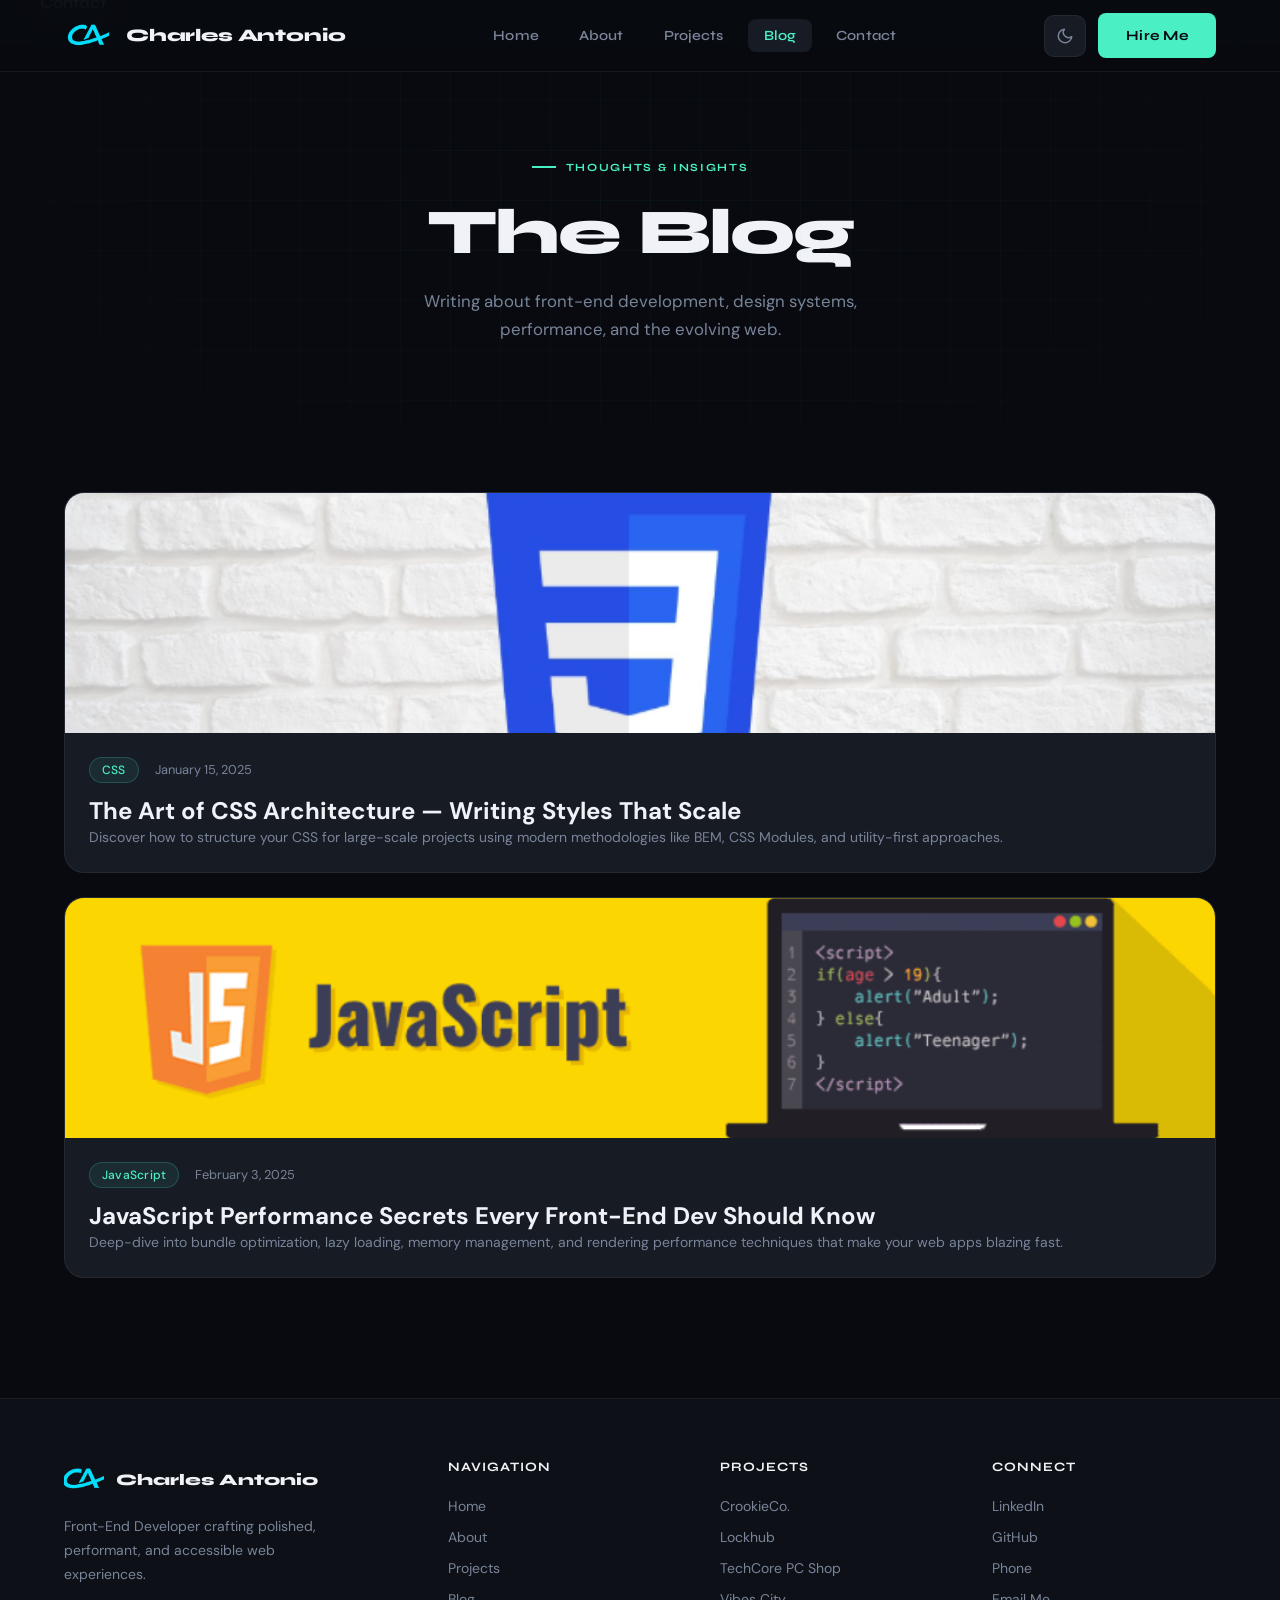
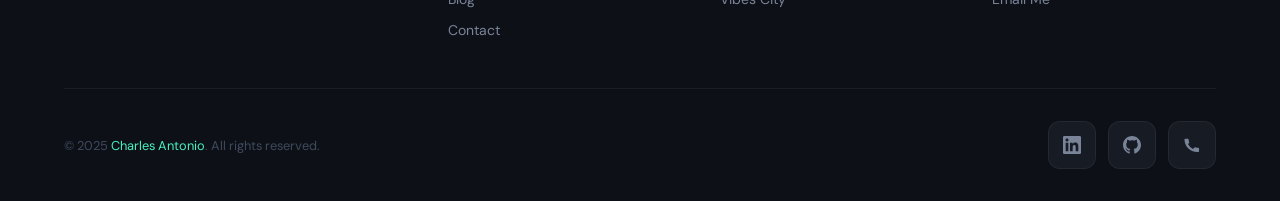
<file: WebsitePortfolio/blog.html>
<!DOCTYPE html>
<html lang="en">
<head>
  <meta charset="UTF-8" />
  <meta name="viewport" content="width=device-width, initial-scale=1.0" />
  <title>Blog | Charles Antonio — Front-End Developer</title>
  <meta name="description" content="Read Charles Antonio's articles on front-end development, CSS techniques, JavaScript patterns, and web design best practices." />
  <meta name="keywords" content="Charles Antonio blog, front-end development articles, web development tutorials, CSS, JavaScript" />
  <meta property="og:title" content="Blog | Charles Antonio" />
  <meta property="og:description" content="Insights and tutorials on front-end development." />
  <meta property="og:type" content="website" />
  <meta property="og:image" content="images/logo.png" />
  <link rel="icon" href="images/logo.png" type="image/jpeg" />
  <link rel="stylesheet" href="css/style.css" />
</head>
<body>

<header id="navbar" role="banner">
  <div class="container nav-inner">
    <a href="index.html" class="nav-logo" aria-label="Charles Antonio Home">
      <img src="images/logo.png" alt="Charles Antonio Logo" />
      <span class="nav-logo-text">Charles Antonio</span>
    </a>
    <nav aria-label="Main navigation">
      <ul class="nav-links">
        <li><a href="index.html">Home</a></li>
        <li><a href="about.html">About</a></li>
        <li><a href="projects.html">Projects</a></li>
        <li><a href="blog.html" class="active">Blog</a></li>
        <li><a href="contact.html">Contact</a></li>
      </ul>
    </nav>
    <div class="nav-actions">
      <button class="theme-toggle" aria-label="Toggle dark/light mode">
        <svg class="icon-moon" xmlns="http://www.w3.org/2000/svg" width="18" height="18" fill="none" viewBox="0 0 24 24" stroke="currentColor" stroke-width="2"><path stroke-linecap="round" stroke-linejoin="round" d="M21 12.79A9 9 0 1111.21 3 7 7 0 0021 12.79z"/></svg>
        <svg class="icon-sun" xmlns="http://www.w3.org/2000/svg" width="18" height="18" fill="none" viewBox="0 0 24 24" stroke="currentColor" stroke-width="2"><circle cx="12" cy="12" r="5"/><path stroke-linecap="round" d="M12 1v2M12 21v2M4.22 4.22l1.42 1.42M18.36 18.36l1.42 1.42M1 12h2M21 12h2M4.22 19.78l1.42-1.42M18.36 5.64l1.42-1.42"/></svg>
      </button>
      <a href="contact.html" class="btn btn-primary">Hire Me</a>
      <button class="hamburger" aria-label="Open menu"><span></span><span></span><span></span></button>
    </div>
  </div>
</header>

<nav class="mobile-nav" aria-label="Mobile navigation">
  <a href="index.html">Home</a>
  <a href="about.html">About</a>
  <a href="projects.html">Projects</a>
  <a href="blog.html">Blog</a>
  <a href="contact.html">Contact</a>
</nav>

<main id="main">

<div class="page-header">
  <div class="container">
    <div class="section-label" style="justify-content:center;" aria-hidden="true">Thoughts &amp; Insights</div>
    <h1 class="page-header-title">The Blog</h1>
    <p class="page-header-desc">Writing about front-end development, design systems, performance, and the evolving web.</p>
  </div>
</div>

<section class="section" aria-label="Blog articles" style="padding-top:20px;padding-bottom:120px;">
  <div class="container">
    <div class="blog-grid">

      <article class="blog-card reveal delay-1">
        <a href="blog1.html" aria-label="Read: The Art of CSS Architecture — Writing Styles That Scale">
          <div class="blog-card-img">
            <div class="img-placeholder" style="background:linear-gradient(135deg,#0d1a2e,#1a2a4a);font-size:4rem;" aria-hidden="true"><img src="images/blog1.png"></div>
          </div>
          <div class="blog-card-body">
            <div class="blog-card-meta">
              <span class="tag">CSS</span>
              <span class="blog-card-date">January 15, 2025</span>
            </div>
            <h2>The Art of CSS Architecture — Writing Styles That Scale</h2>
            <p>Discover how to structure your CSS for large-scale projects using modern methodologies like BEM, CSS Modules, and utility-first approaches.</p>
          </div>
        </a>
      </article>

      <article class="blog-card reveal delay-2">
        <a href="blog2.html" aria-label="Read: JavaScript Performance Secrets Every Front-End Dev Should Know">
          <div class="blog-card-img">
            <div class="img-placeholder" style="background:linear-gradient(135deg,#1a1a0a,#2a2a10);font-size:4rem;" aria-hidden="true"><img src="images/js.png"></div>
          </div>
          <div class="blog-card-body">
            <div class="blog-card-meta">
              <span class="tag">JavaScript</span>
              <span class="blog-card-date">February 3, 2025</span>
            </div>
            <h2>JavaScript Performance Secrets Every Front-End Dev Should Know</h2>
            <p>Deep-dive into bundle optimization, lazy loading, memory management, and rendering performance techniques that make your web apps blazing fast.</p>
          </div>
        </a>
      </article>

    </div>
  </div>
</section>

</main>

<footer role="contentinfo">
  <div class="container">
    <div class="footer-inner">
      <div>
        <a href="index.html" class="footer-logo" aria-label="Charles Antonio Home">
          <img src="images/logo.png" alt="Charles Antonio Logo" />
          <span class="footer-logo-text">Charles Antonio</span>
        </a>
        <p class="footer-desc">Front-End Developer crafting polished, performant, and accessible web experiences.</p>
      </div>
      <div class="footer-col">
        <h4>Navigation</h4>
        <ul class="footer-links">
          <li><a href="index.html">Home</a></li>
          <li><a href="about.html">About</a></li>
          <li><a href="projects.html">Projects</a></li>
          <li><a href="blog.html">Blog</a></li>
          <li><a href="contact.html">Contact</a></li>
        </ul>
      </div>
      <div class="footer-col">
        <h4>Projects</h4>
        <ul class="footer-links">
          <li><a href="https://crookieco.netlify.app/">CrookieCo.</a></li>
          <li><a href="https://lockhub.ct.ws">Lockhub</a></li>
          <li><a href="https://techcorepcshop.netlify.app">TechCore PC Shop</a></li>
          <li><a href="https://vibescity.netlify.app">Vibes City</a></li>
        </ul>
      </div>
      <div class="footer-col">
        <h4>Connect</h4>
        <ul class="footer-links">
          <li><a href="https://www.linkedin.com/in/charles-antonio-185a56316/" target="_blank" rel="noopener">LinkedIn</a></li>
          <li><a href="https://github.com/Charoless" target="_blank" rel="noopener">GitHub</a></li>
          <li><a href="tel:+639434741424" target="_blank" rel="noopener">Phone</a></li>
          <li><a href="mailto:chrlsjsphantnio@gmail.com">Email Me</a></li>
        </ul>
      </div>
    </div>
    <div class="footer-bottom">
      <p class="footer-copy">&copy; 2025 <span>Charles Antonio</span>. All rights reserved.</p>
      <div style="display:flex;gap:12px;">
        <a href="https://www.linkedin.com/in/charles-antonio-185a56316/" target="_blank" rel="noopener" class="social-link" aria-label="LinkedIn">
          <svg xmlns="http://www.w3.org/2000/svg" width="18" height="18" fill="currentColor" viewBox="0 0 24 24"><path d="M20.447 20.452h-3.554v-5.569c0-1.328-.027-3.037-1.852-3.037-1.853 0-2.136 1.445-2.136 2.939v5.667H9.351V9h3.414v1.561h.046c.477-.9 1.637-1.85 3.37-1.85 3.601 0 4.267 2.37 4.267 5.455v6.286zM5.337 7.433c-1.144 0-2.063-.926-2.063-2.065 0-1.138.92-2.063 2.063-2.063 1.14 0 2.064.925 2.064 2.063 0 1.139-.925 2.065-2.064 2.065zm1.782 13.019H3.555V9h3.564v11.452zM22.225 0H1.771C.792 0 0 .774 0 1.729v20.542C0 23.227.792 24 1.771 24h20.451C23.2 24 24 23.227 24 22.271V1.729C24 .774 23.2 0 22.222 0h.003z"/></svg>
        </a>
        <a href="https://github.com/Charoless" target="_blank" rel="noopener" class="social-link" aria-label="GitHub">
          <svg xmlns="http://www.w3.org/2000/svg" width="18" height="18" fill="currentColor" viewBox="0 0 24 24"><path d="M12 0C5.374 0 0 5.373 0 12c0 5.302 3.438 9.8 8.207 11.387.599.111.793-.261.793-.577v-2.234c-3.338.726-4.033-1.416-4.033-1.416-.546-1.387-1.333-1.756-1.333-1.756-1.089-.745.083-.729.083-.729 1.205.084 1.839 1.237 1.839 1.237 1.07 1.834 2.807 1.304 3.492.997.107-.775.418-1.305.762-1.604-2.665-.305-5.467-1.334-5.467-5.931 0-1.311.469-2.381 1.236-3.221-.124-.303-.535-1.524.117-3.176 0 0 1.008-.322 3.301 1.23A11.509 11.509 0 0112 5.803c1.02.005 2.047.138 3.006.404 2.291-1.552 3.297-1.23 3.297-1.23.653 1.653.242 2.874.118 3.176.77.84 1.235 1.911 1.235 3.221 0 4.609-2.807 5.624-5.479 5.921.43.372.823 1.102.823 2.222v3.293c0 .319.192.694.801.576C20.566 21.797 24 17.3 24 12c0-6.627-5.373-12-12-12z"/></svg>
        </a>
        <a href="tel:+639434741424" target="_blank" rel="noopener" class="social-link" aria-label="Phone">
  <svg xmlns="http://www.w3.org/2000/svg" width="18" height="18" fill="currentColor" viewBox="0 0 24 24">
    <path d="M6.62 10.79a15.053 15.053 0 006.59 6.59l2.2-2.2a1 1 0 011.11-.21c1.21.48 2.53.74 3.88.74a1 1 0 011 1v3.5a1 1 0 01-1 1C10.07 22 2 13.93 2 4.5a1 1 0 011-1H6.5a1 1 0 011 1c0 1.35.26 2.67.74 3.88a1 1 0 01-.21 1.11l-2.2 2.2z"/>
  </svg>
</a>
      </div>
    </div>
  </div>
</footer>

<button class="back-to-top" aria-label="Back to top">
  <svg xmlns="http://www.w3.org/2000/svg" width="20" height="20" fill="none" viewBox="0 0 24 24" stroke="currentColor" stroke-width="2.5"><path stroke-linecap="round" stroke-linejoin="round" d="M5 15l7-7 7 7"/></svg>
</button>

<script src="js/script.js"></script>
</body>
</html>
</file>
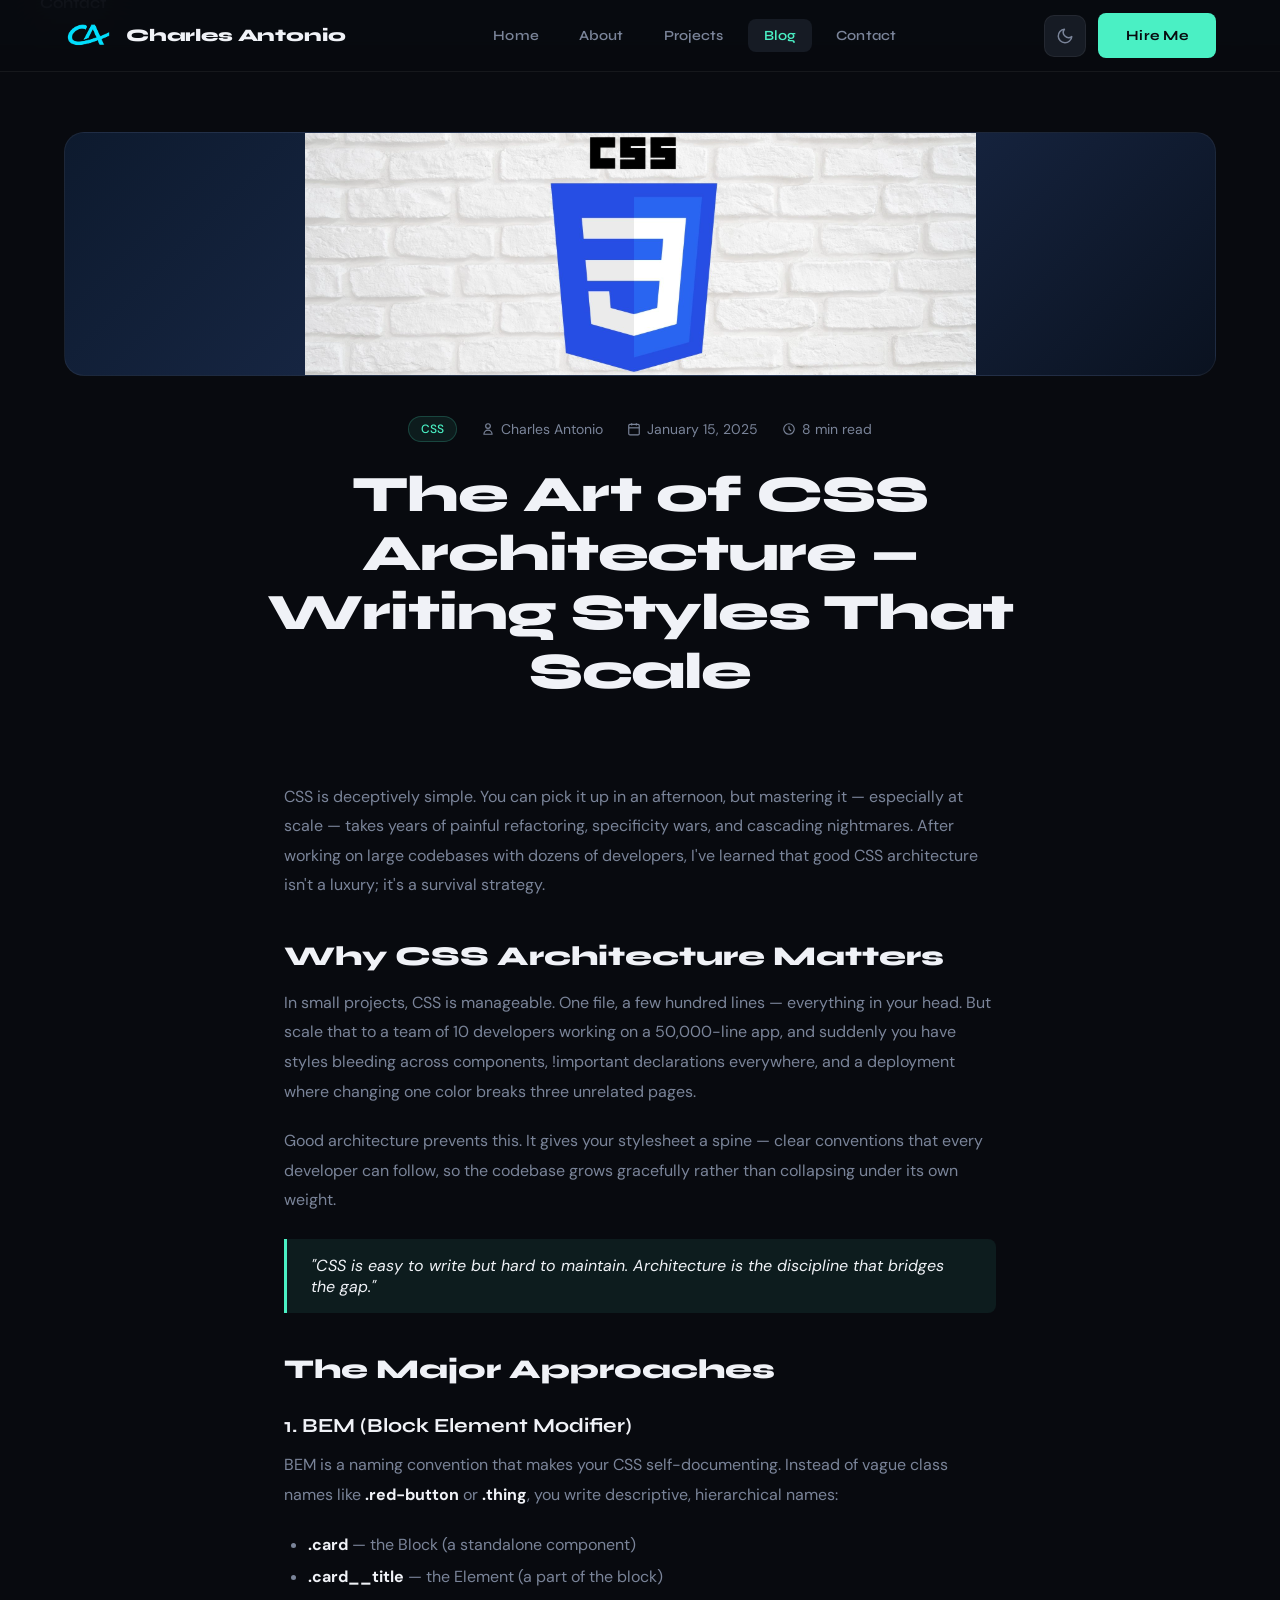
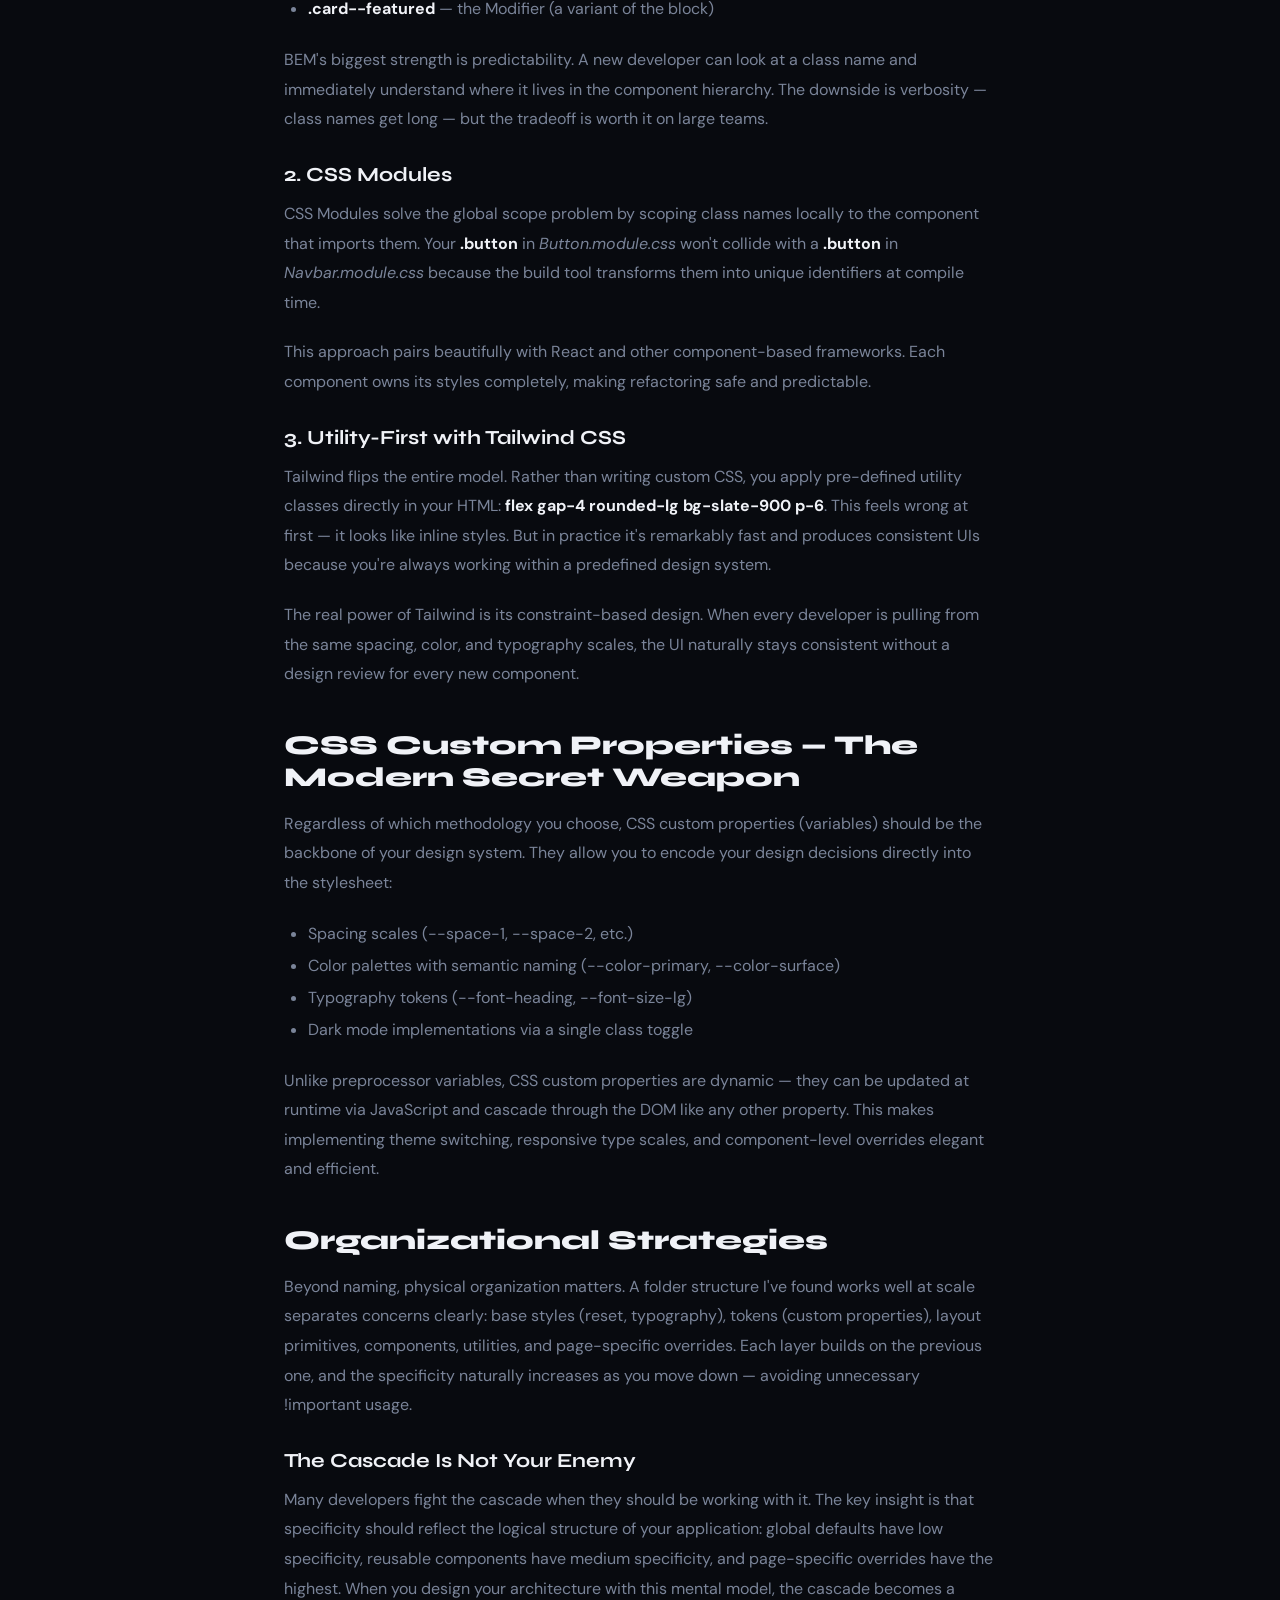
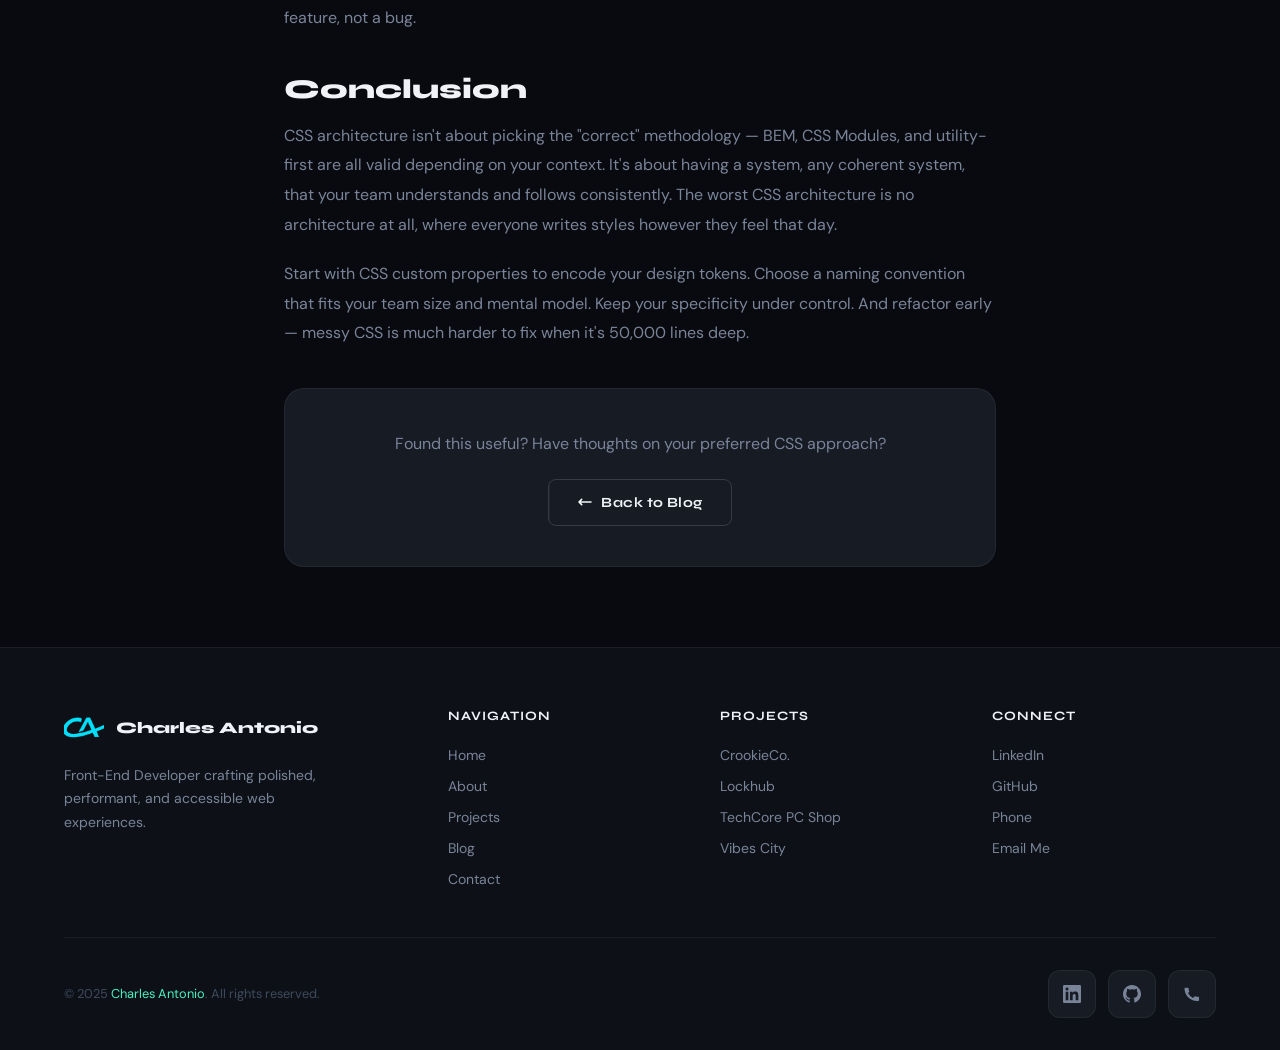
<file: WebsitePortfolio/blog1.html>
<!DOCTYPE html>
<html lang="en">
<head>
  <meta charset="UTF-8" />
  <meta name="viewport" content="width=device-width, initial-scale=1.0" />
  <title>The Art of CSS Architecture | Charles Antonio Blog</title>
  <meta name="description" content="Discover how to structure your CSS for large-scale projects using BEM, CSS Modules, and utility-first approaches. A deep-dive into scalable style systems." />
  <meta name="keywords" content="CSS architecture, BEM, CSS Modules, Tailwind CSS, scalable CSS, front-end development" />
  <meta property="og:title" content="The Art of CSS Architecture — Writing Styles That Scale | Charles Antonio" />
  <meta property="og:description" content="Learn how to structure your CSS for large, maintainable codebases." />
  <meta property="og:type" content="article" />
  <meta property="og:image" content="images/blog1.jpg" />
  <link rel="icon" href="images/logo.png" type="image/jpeg" />
  <link rel="stylesheet" href="css/style.css" />
</head>
<body>

<!-- Reading Progress Bar -->
<div class="reading-progress" role="progressbar" aria-label="Reading progress" aria-valuemin="0" aria-valuemax="100"></div>

<header id="navbar" role="banner">
  <div class="container nav-inner">
    <a href="index.html" class="nav-logo" aria-label="Charles Antonio Home">
      <img src="images/logo.png" alt="Charles Antonio Logo" />
      <span class="nav-logo-text">Charles Antonio</span>
    </a>
    <nav aria-label="Main navigation">
      <ul class="nav-links">
        <li><a href="index.html">Home</a></li>
        <li><a href="about.html">About</a></li>
        <li><a href="projects.html">Projects</a></li>
        <li><a href="blog.html" class="active">Blog</a></li>
        <li><a href="contact.html">Contact</a></li>
      </ul>
    </nav>
    <div class="nav-actions">
      <button class="theme-toggle" aria-label="Toggle dark/light mode">
        <svg class="icon-moon" xmlns="http://www.w3.org/2000/svg" width="18" height="18" fill="none" viewBox="0 0 24 24" stroke="currentColor" stroke-width="2"><path stroke-linecap="round" stroke-linejoin="round" d="M21 12.79A9 9 0 1111.21 3 7 7 0 0021 12.79z"/></svg>
        <svg class="icon-sun" xmlns="http://www.w3.org/2000/svg" width="18" height="18" fill="none" viewBox="0 0 24 24" stroke="currentColor" stroke-width="2"><circle cx="12" cy="12" r="5"/><path stroke-linecap="round" d="M12 1v2M12 21v2M4.22 4.22l1.42 1.42M18.36 18.36l1.42 1.42M1 12h2M21 12h2M4.22 19.78l1.42-1.42M18.36 5.64l1.42-1.42"/></svg>
      </button>
      <a href="contact.html" class="btn btn-primary">Hire Me</a>
      <button class="hamburger" aria-label="Open menu"><span></span><span></span><span></span></button>
    </div>
  </div>
</header>

<nav class="mobile-nav" aria-label="Mobile navigation">
  <a href="index.html">Home</a>
  <a href="about.html">About</a>
  <a href="projects.html">Projects</a>
  <a href="blog.html">Blog</a>
  <a href="contact.html">Contact</a>
</nav>

<main id="main">

<!-- Blog Hero -->
<div class="blog-hero reveal">
  <div class="container">
    <div class="img-placeholder blog-hero-img" style="background:linear-gradient(135deg,#0d1a2e 0%,#1a2a4a 50%,#0a1220 100%);font-size:6rem;" aria-hidden="true" role="img" aria-label="CSS Architecture blog header"><img src="images/blog1.png"></div>
    <div class="blog-meta" aria-label="Article metadata">
      <span class="tag">CSS</span>
      <span>
        <svg xmlns="http://www.w3.org/2000/svg" width="14" height="14" fill="none" viewBox="0 0 24 24" stroke="currentColor" stroke-width="2" aria-hidden="true"><path stroke-linecap="round" stroke-linejoin="round" d="M16 7a4 4 0 11-8 0 4 4 0 018 0zM12 14a7 7 0 00-7 7h14a7 7 0 00-7-7z"/></svg>
        Charles Antonio
      </span>
      <span>
        <svg xmlns="http://www.w3.org/2000/svg" width="14" height="14" fill="none" viewBox="0 0 24 24" stroke="currentColor" stroke-width="2" aria-hidden="true"><rect x="3" y="4" width="18" height="18" rx="2" ry="2"/><line x1="16" y1="2" x2="16" y2="6"/><line x1="8" y1="2" x2="8" y2="6"/><line x1="3" y1="10" x2="21" y2="10"/></svg>
        January 15, 2025
      </span>
      <span>
        <svg xmlns="http://www.w3.org/2000/svg" width="14" height="14" fill="none" viewBox="0 0 24 24" stroke="currentColor" stroke-width="2" aria-hidden="true"><path stroke-linecap="round" stroke-linejoin="round" d="M12 8v4l3 3m6-3a9 9 0 11-18 0 9 9 0 0118 0z"/></svg>
        8 min read
      </span>
    </div>
    <h1 class="blog-title">The Art of CSS Architecture — Writing Styles That Scale</h1>
  </div>
</div>

<!-- Article Content -->
<article class="blog-article reveal">

  <p>CSS is deceptively simple. You can pick it up in an afternoon, but mastering it — especially at scale — takes years of painful refactoring, specificity wars, and cascading nightmares. After working on large codebases with dozens of developers, I've learned that good CSS architecture isn't a luxury; it's a survival strategy.</p>

  <h2>Why CSS Architecture Matters</h2>
  <p>In small projects, CSS is manageable. One file, a few hundred lines — everything in your head. But scale that to a team of 10 developers working on a 50,000-line app, and suddenly you have styles bleeding across components, !important declarations everywhere, and a deployment where changing one color breaks three unrelated pages.</p>
  <p>Good architecture prevents this. It gives your stylesheet a spine — clear conventions that every developer can follow, so the codebase grows gracefully rather than collapsing under its own weight.</p>

  <blockquote>
    "CSS is easy to write but hard to maintain. Architecture is the discipline that bridges the gap."
  </blockquote>

  <h2>The Major Approaches</h2>

  <h3>1. BEM (Block Element Modifier)</h3>
  <p>BEM is a naming convention that makes your CSS self-documenting. Instead of vague class names like <strong>.red-button</strong> or <strong>.thing</strong>, you write descriptive, hierarchical names:</p>
  <ul>
    <li><strong>.card</strong> — the Block (a standalone component)</li>
    <li><strong>.card__title</strong> — the Element (a part of the block)</li>
    <li><strong>.card--featured</strong> — the Modifier (a variant of the block)</li>
  </ul>
  <p>BEM's biggest strength is predictability. A new developer can look at a class name and immediately understand where it lives in the component hierarchy. The downside is verbosity — class names get long — but the tradeoff is worth it on large teams.</p>

  <h3>2. CSS Modules</h3>
  <p>CSS Modules solve the global scope problem by scoping class names locally to the component that imports them. Your <strong>.button</strong> in <em>Button.module.css</em> won't collide with a <strong>.button</strong> in <em>Navbar.module.css</em> because the build tool transforms them into unique identifiers at compile time.</p>
  <p>This approach pairs beautifully with React and other component-based frameworks. Each component owns its styles completely, making refactoring safe and predictable.</p>

  <h3>3. Utility-First with Tailwind CSS</h3>
  <p>Tailwind flips the entire model. Rather than writing custom CSS, you apply pre-defined utility classes directly in your HTML: <strong>flex gap-4 rounded-lg bg-slate-900 p-6</strong>. This feels wrong at first — it looks like inline styles. But in practice it's remarkably fast and produces consistent UIs because you're always working within a predefined design system.</p>
  <p>The real power of Tailwind is its constraint-based design. When every developer is pulling from the same spacing, color, and typography scales, the UI naturally stays consistent without a design review for every new component.</p>

  <h2>CSS Custom Properties — The Modern Secret Weapon</h2>
  <p>Regardless of which methodology you choose, CSS custom properties (variables) should be the backbone of your design system. They allow you to encode your design decisions directly into the stylesheet:</p>
  <ul>
    <li>Spacing scales (--space-1, --space-2, etc.)</li>
    <li>Color palettes with semantic naming (--color-primary, --color-surface)</li>
    <li>Typography tokens (--font-heading, --font-size-lg)</li>
    <li>Dark mode implementations via a single class toggle</li>
  </ul>
  <p>Unlike preprocessor variables, CSS custom properties are dynamic — they can be updated at runtime via JavaScript and cascade through the DOM like any other property. This makes implementing theme switching, responsive type scales, and component-level overrides elegant and efficient.</p>

  <h2>Organizational Strategies</h2>
  <p>Beyond naming, physical organization matters. A folder structure I've found works well at scale separates concerns clearly: base styles (reset, typography), tokens (custom properties), layout primitives, components, utilities, and page-specific overrides. Each layer builds on the previous one, and the specificity naturally increases as you move down — avoiding unnecessary !important usage.</p>

  <h3>The Cascade Is Not Your Enemy</h3>
  <p>Many developers fight the cascade when they should be working with it. The key insight is that specificity should reflect the logical structure of your application: global defaults have low specificity, reusable components have medium specificity, and page-specific overrides have the highest. When you design your architecture with this mental model, the cascade becomes a feature, not a bug.</p>

  <h2>Conclusion</h2>
  <p>CSS architecture isn't about picking the "correct" methodology — BEM, CSS Modules, and utility-first are all valid depending on your context. It's about having a system, any coherent system, that your team understands and follows consistently. The worst CSS architecture is no architecture at all, where everyone writes styles however they feel that day.</p>
  <p>Start with CSS custom properties to encode your design tokens. Choose a naming convention that fits your team size and mental model. Keep your specificity under control. And refactor early — messy CSS is much harder to fix when it's 50,000 lines deep.</p>

  <div class="blog-cta">
    <p style="color:var(--text-muted);margin-bottom:20px;">Found this useful? Have thoughts on your preferred CSS approach?</p>
    <a href="blog.html" class="btn btn-outline">
      <svg xmlns="http://www.w3.org/2000/svg" width="16" height="16" fill="none" viewBox="0 0 24 24" stroke="currentColor" stroke-width="2.5"><path stroke-linecap="round" stroke-linejoin="round" d="M7 16l-4-4m0 0l4-4m-4 4h18"/></svg>
      Back to Blog
    </a>
  </div>

</article>

</main>

<footer role="contentinfo">
  <div class="container">
    <div class="footer-inner">
      <div>
        <a href="index.html" class="footer-logo" aria-label="Charles Antonio Home">
          <img src="images/logo.png" alt="Charles Antonio Logo" />
          <span class="footer-logo-text">Charles Antonio</span>
        </a>
        <p class="footer-desc">Front-End Developer crafting polished, performant, and accessible web experiences.</p>
      </div>
      <div class="footer-col">
        <h4>Navigation</h4>
        <ul class="footer-links">
          <li><a href="index.html">Home</a></li>
          <li><a href="about.html">About</a></li>
          <li><a href="projects.html">Projects</a></li>
          <li><a href="blog.html">Blog</a></li>
          <li><a href="contact.html">Contact</a></li>
        </ul>
      </div>
      <div class="footer-col">
        <h4>Projects</h4>
        <ul class="footer-links">
          <li><a href="https://crookieco.netlify.app/">CrookieCo.</a></li>
          <li><a href="https://lockhub.ct.ws">Lockhub</a></li>
          <li><a href="https://techcorepcshop.netlify.app">TechCore PC Shop</a></li>
          <li><a href="https://vibescity.netlify.app">Vibes City</a></li>
        </ul>
      </div>
      <div class="footer-col">
        <h4>Connect</h4>
        <ul class="footer-links">
          <li><a href="https://www.linkedin.com/in/charles-antonio-185a56316/" target="_blank" rel="noopener">LinkedIn</a></li>
          <li><a href="https://github.com/Charoless" target="_blank" rel="noopener">GitHub</a></li>
          <li><a href="tel:+639434741424" target="_blank" rel="noopener">Phone</a></li>
          <li><a href="mailto:chrlsjsphantnio@gmail.com">Email Me</a></li>
        </ul>
      </div>
    </div>
    <div class="footer-bottom">
      <p class="footer-copy">&copy; 2025 <span>Charles Antonio</span>. All rights reserved.</p>
      <div style="display:flex;gap:12px;">
        <a href="https://www.linkedin.com/in/charles-antonio-185a56316/" target="_blank" rel="noopener" class="social-link" aria-label="LinkedIn">
          <svg xmlns="http://www.w3.org/2000/svg" width="18" height="18" fill="currentColor" viewBox="0 0 24 24"><path d="M20.447 20.452h-3.554v-5.569c0-1.328-.027-3.037-1.852-3.037-1.853 0-2.136 1.445-2.136 2.939v5.667H9.351V9h3.414v1.561h.046c.477-.9 1.637-1.85 3.37-1.85 3.601 0 4.267 2.37 4.267 5.455v6.286zM5.337 7.433c-1.144 0-2.063-.926-2.063-2.065 0-1.138.92-2.063 2.063-2.063 1.14 0 2.064.925 2.064 2.063 0 1.139-.925 2.065-2.064 2.065zm1.782 13.019H3.555V9h3.564v11.452zM22.225 0H1.771C.792 0 0 .774 0 1.729v20.542C0 23.227.792 24 1.771 24h20.451C23.2 24 24 23.227 24 22.271V1.729C24 .774 23.2 0 22.222 0h.003z"/></svg>
        </a>
        <a href="https://github.com/Charoless" target="_blank" rel="noopener" class="social-link" aria-label="GitHub">
          <svg xmlns="http://www.w3.org/2000/svg" width="18" height="18" fill="currentColor" viewBox="0 0 24 24"><path d="M12 0C5.374 0 0 5.373 0 12c0 5.302 3.438 9.8 8.207 11.387.599.111.793-.261.793-.577v-2.234c-3.338.726-4.033-1.416-4.033-1.416-.546-1.387-1.333-1.756-1.333-1.756-1.089-.745.083-.729.083-.729 1.205.084 1.839 1.237 1.839 1.237 1.07 1.834 2.807 1.304 3.492.997.107-.775.418-1.305.762-1.604-2.665-.305-5.467-1.334-5.467-5.931 0-1.311.469-2.381 1.236-3.221-.124-.303-.535-1.524.117-3.176 0 0 1.008-.322 3.301 1.23A11.509 11.509 0 0112 5.803c1.02.005 2.047.138 3.006.404 2.291-1.552 3.297-1.23 3.297-1.23.653 1.653.242 2.874.118 3.176.77.84 1.235 1.911 1.235 3.221 0 4.609-2.807 5.624-5.479 5.921.43.372.823 1.102.823 2.222v3.293c0 .319.192.694.801.576C20.566 21.797 24 17.3 24 12c0-6.627-5.373-12-12-12z"/></svg>
        </a>
        <a href="tel:+639434741424" target="_blank" rel="noopener" class="social-link" aria-label="Phone">
  <svg xmlns="http://www.w3.org/2000/svg" width="18" height="18" fill="currentColor" viewBox="0 0 24 24">
    <path d="M6.62 10.79a15.053 15.053 0 006.59 6.59l2.2-2.2a1 1 0 011.11-.21c1.21.48 2.53.74 3.88.74a1 1 0 011 1v3.5a1 1 0 01-1 1C10.07 22 2 13.93 2 4.5a1 1 0 011-1H6.5a1 1 0 011 1c0 1.35.26 2.67.74 3.88a1 1 0 01-.21 1.11l-2.2 2.2z"/>
  </svg>
</a>
      </div>
    </div>
  </div>
</footer>

<button class="back-to-top" aria-label="Back to top">
  <svg xmlns="http://www.w3.org/2000/svg" width="20" height="20" fill="none" viewBox="0 0 24 24" stroke="currentColor" stroke-width="2.5"><path stroke-linecap="round" stroke-linejoin="round" d="M5 15l7-7 7 7"/></svg>
</button>

<script src="js/script.js"></script>
</body>
</html>
</file>
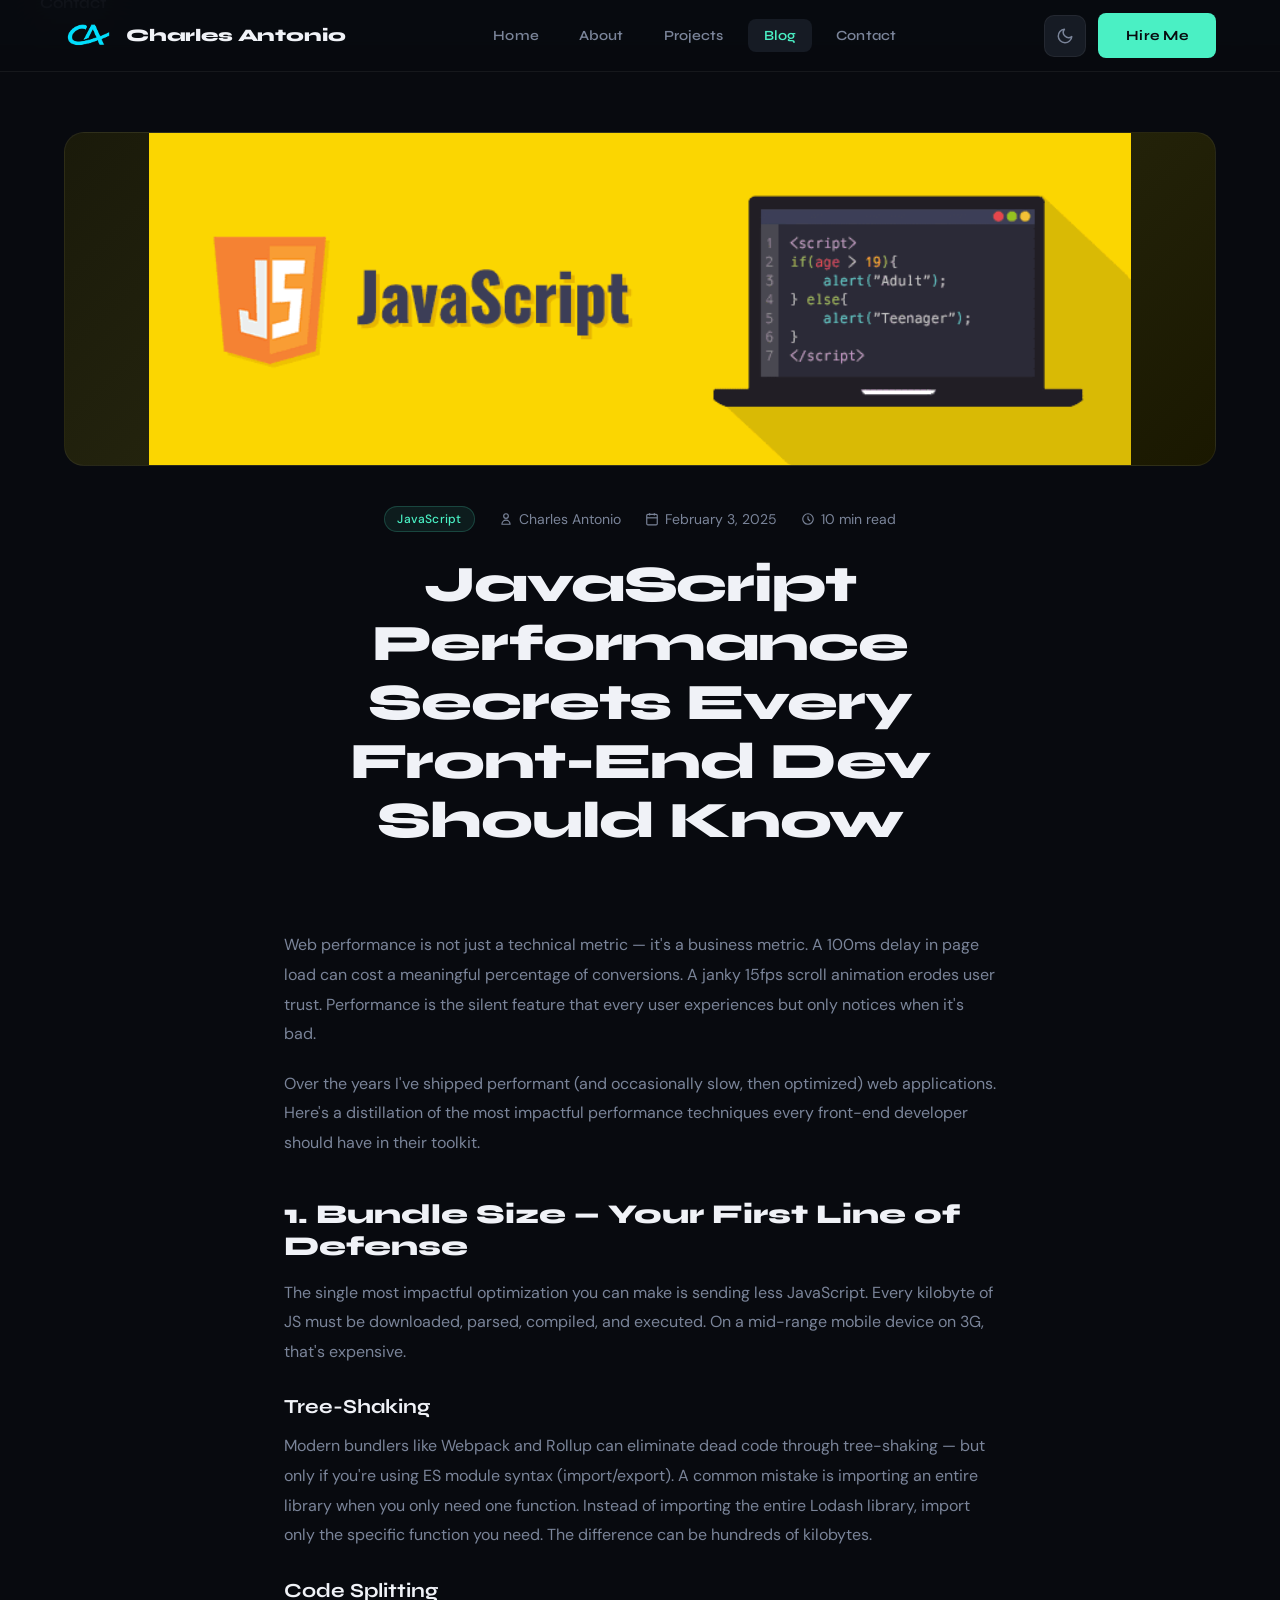
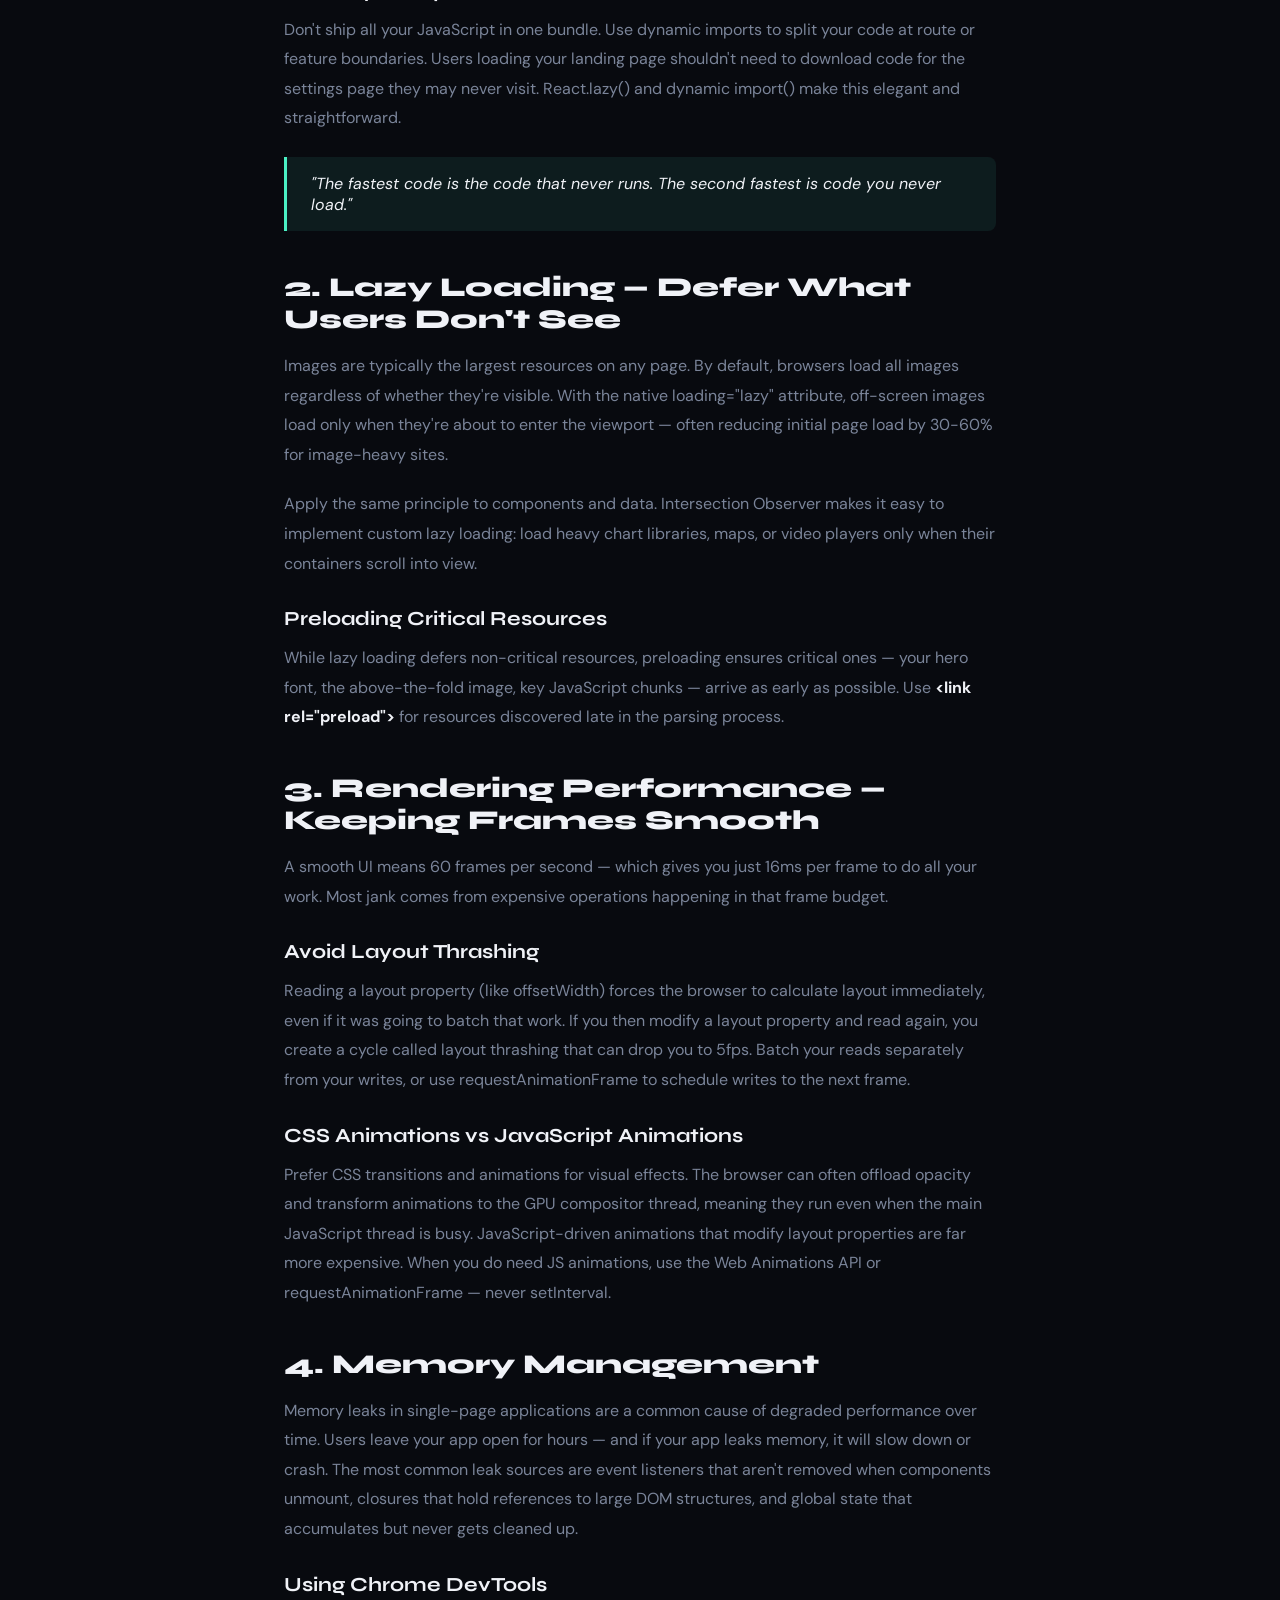
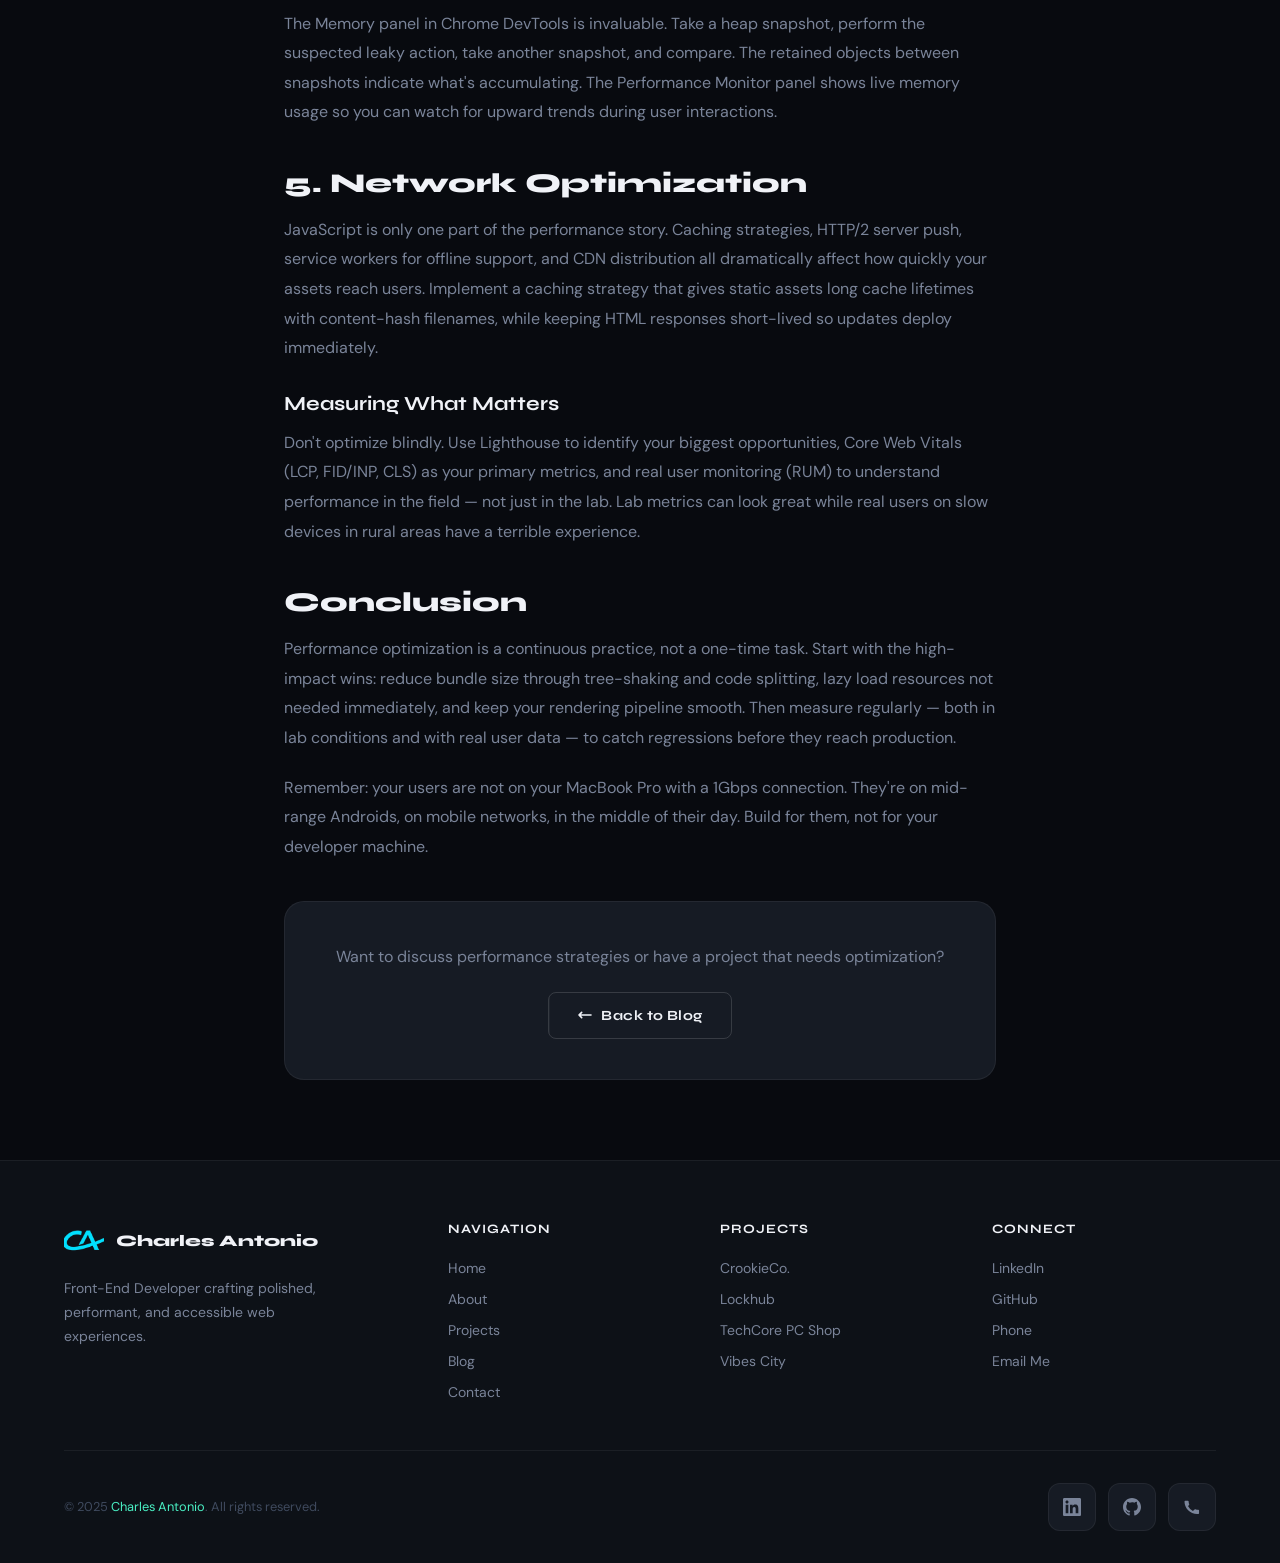
<file: WebsitePortfolio/blog2.html>
<!DOCTYPE html>
<html lang="en">
<head>
  <meta charset="UTF-8" />
  <meta name="viewport" content="width=device-width, initial-scale=1.0" />
  <title>JavaScript Performance Secrets | Charles Antonio Blog</title>
  <meta name="description" content="Deep-dive into bundle optimization, lazy loading, memory management, and rendering performance techniques that make your web apps blazing fast." />
  <meta name="keywords" content="JavaScript performance, web performance, bundle optimization, lazy loading, rendering, front-end optimization" />
  <meta property="og:title" content="JavaScript Performance Secrets Every Front-End Dev Should Know | Charles Antonio" />
  <meta property="og:description" content="Make your web apps blazing fast with these JS performance techniques." />
  <meta property="og:type" content="article" />
  <meta property="og:image" content="images/blog2.jpg" />
  <link rel="icon" href="images/logo.png" type="image/jpeg" />
  <link rel="stylesheet" href="css/style.css" />
</head>
<body>

<!-- Reading Progress Bar -->
<div class="reading-progress" role="progressbar" aria-label="Reading progress" aria-valuemin="0" aria-valuemax="100"></div>

<header id="navbar" role="banner">
  <div class="container nav-inner">
    <a href="index.html" class="nav-logo" aria-label="Charles Antonio Home">
      <img src="images/logo.png" alt="Charles Antonio Logo" />
      <span class="nav-logo-text">Charles Antonio</span>
    </a>
    <nav aria-label="Main navigation">
      <ul class="nav-links">
        <li><a href="index.html">Home</a></li>
        <li><a href="about.html">About</a></li>
        <li><a href="projects.html">Projects</a></li>
        <li><a href="blog.html" class="active">Blog</a></li>
        <li><a href="contact.html">Contact</a></li>
      </ul>
    </nav>
    <div class="nav-actions">
      <button class="theme-toggle" aria-label="Toggle dark/light mode">
        <svg class="icon-moon" xmlns="http://www.w3.org/2000/svg" width="18" height="18" fill="none" viewBox="0 0 24 24" stroke="currentColor" stroke-width="2"><path stroke-linecap="round" stroke-linejoin="round" d="M21 12.79A9 9 0 1111.21 3 7 7 0 0021 12.79z"/></svg>
        <svg class="icon-sun" xmlns="http://www.w3.org/2000/svg" width="18" height="18" fill="none" viewBox="0 0 24 24" stroke="currentColor" stroke-width="2"><circle cx="12" cy="12" r="5"/><path stroke-linecap="round" d="M12 1v2M12 21v2M4.22 4.22l1.42 1.42M18.36 18.36l1.42 1.42M1 12h2M21 12h2M4.22 19.78l1.42-1.42M18.36 5.64l1.42-1.42"/></svg>
      </button>
      <a href="contact.html" class="btn btn-primary">Hire Me</a>
      <button class="hamburger" aria-label="Open menu"><span></span><span></span><span></span></button>
    </div>
  </div>
</header>

<nav class="mobile-nav" aria-label="Mobile navigation">
  <a href="index.html">Home</a>
  <a href="about.html">About</a>
  <a href="projects.html">Projects</a>
  <a href="blog.html">Blog</a>
  <a href="contact.html">Contact</a>
</nav>

<main id="main">

<!-- Blog Hero -->
<div class="blog-hero reveal">
  <div class="container">
    <div class="img-placeholder blog-hero-img" style="background:linear-gradient(135deg,#1a1a0a 0%,#2a2a10 50%,#1a1800 100%);font-size:6rem;" aria-hidden="true" role="img" aria-label="JavaScript performance blog header"><img src="images/js.png
      "></div>
    <div class="blog-meta" aria-label="Article metadata">
      <span class="tag">JavaScript</span>
      <span>
        <svg xmlns="http://www.w3.org/2000/svg" width="14" height="14" fill="none" viewBox="0 0 24 24" stroke="currentColor" stroke-width="2" aria-hidden="true"><path stroke-linecap="round" stroke-linejoin="round" d="M16 7a4 4 0 11-8 0 4 4 0 018 0zM12 14a7 7 0 00-7 7h14a7 7 0 00-7-7z"/></svg>
        Charles Antonio
      </span>
      <span>
        <svg xmlns="http://www.w3.org/2000/svg" width="14" height="14" fill="none" viewBox="0 0 24 24" stroke="currentColor" stroke-width="2" aria-hidden="true"><rect x="3" y="4" width="18" height="18" rx="2" ry="2"/><line x1="16" y1="2" x2="16" y2="6"/><line x1="8" y1="2" x2="8" y2="6"/><line x1="3" y1="10" x2="21" y2="10"/></svg>
        February 3, 2025
      </span>
      <span>
        <svg xmlns="http://www.w3.org/2000/svg" width="14" height="14" fill="none" viewBox="0 0 24 24" stroke="currentColor" stroke-width="2" aria-hidden="true"><path stroke-linecap="round" stroke-linejoin="round" d="M12 8v4l3 3m6-3a9 9 0 11-18 0 9 9 0 0118 0z"/></svg>
        10 min read
      </span>
    </div>
    <h1 class="blog-title">JavaScript Performance Secrets Every Front-End Dev Should Know</h1>
  </div>
</div>

<!-- Article Content -->
<article class="blog-article reveal">

  <p>Web performance is not just a technical metric — it's a business metric. A 100ms delay in page load can cost a meaningful percentage of conversions. A janky 15fps scroll animation erodes user trust. Performance is the silent feature that every user experiences but only notices when it's bad.</p>
  <p>Over the years I've shipped performant (and occasionally slow, then optimized) web applications. Here's a distillation of the most impactful performance techniques every front-end developer should have in their toolkit.</p>

  <h2>1. Bundle Size — Your First Line of Defense</h2>
  <p>The single most impactful optimization you can make is sending less JavaScript. Every kilobyte of JS must be downloaded, parsed, compiled, and executed. On a mid-range mobile device on 3G, that's expensive.</p>

  <h3>Tree-Shaking</h3>
  <p>Modern bundlers like Webpack and Rollup can eliminate dead code through tree-shaking — but only if you're using ES module syntax (import/export). A common mistake is importing an entire library when you only need one function. Instead of importing the entire Lodash library, import only the specific function you need. The difference can be hundreds of kilobytes.</p>

  <h3>Code Splitting</h3>
  <p>Don't ship all your JavaScript in one bundle. Use dynamic imports to split your code at route or feature boundaries. Users loading your landing page shouldn't need to download code for the settings page they may never visit. React.lazy() and dynamic import() make this elegant and straightforward.</p>

  <blockquote>
    "The fastest code is the code that never runs. The second fastest is code you never load."
  </blockquote>

  <h2>2. Lazy Loading — Defer What Users Don't See</h2>
  <p>Images are typically the largest resources on any page. By default, browsers load all images regardless of whether they're visible. With the native loading="lazy" attribute, off-screen images load only when they're about to enter the viewport — often reducing initial page load by 30-60% for image-heavy sites.</p>
  <p>Apply the same principle to components and data. Intersection Observer makes it easy to implement custom lazy loading: load heavy chart libraries, maps, or video players only when their containers scroll into view.</p>

  <h3>Preloading Critical Resources</h3>
  <p>While lazy loading defers non-critical resources, preloading ensures critical ones — your hero font, the above-the-fold image, key JavaScript chunks — arrive as early as possible. Use <strong>&lt;link rel="preload"&gt;</strong> for resources discovered late in the parsing process.</p>

  <h2>3. Rendering Performance — Keeping Frames Smooth</h2>
  <p>A smooth UI means 60 frames per second — which gives you just 16ms per frame to do all your work. Most jank comes from expensive operations happening in that frame budget.</p>

  <h3>Avoid Layout Thrashing</h3>
  <p>Reading a layout property (like offsetWidth) forces the browser to calculate layout immediately, even if it was going to batch that work. If you then modify a layout property and read again, you create a cycle called layout thrashing that can drop you to 5fps. Batch your reads separately from your writes, or use requestAnimationFrame to schedule writes to the next frame.</p>

  <h3>CSS Animations vs JavaScript Animations</h3>
  <p>Prefer CSS transitions and animations for visual effects. The browser can often offload opacity and transform animations to the GPU compositor thread, meaning they run even when the main JavaScript thread is busy. JavaScript-driven animations that modify layout properties are far more expensive. When you do need JS animations, use the Web Animations API or requestAnimationFrame — never setInterval.</p>

  <h2>4. Memory Management</h2>
  <p>Memory leaks in single-page applications are a common cause of degraded performance over time. Users leave your app open for hours — and if your app leaks memory, it will slow down or crash. The most common leak sources are event listeners that aren't removed when components unmount, closures that hold references to large DOM structures, and global state that accumulates but never gets cleaned up.</p>

  <h3>Using Chrome DevTools</h3>
  <p>The Memory panel in Chrome DevTools is invaluable. Take a heap snapshot, perform the suspected leaky action, take another snapshot, and compare. The retained objects between snapshots indicate what's accumulating. The Performance Monitor panel shows live memory usage so you can watch for upward trends during user interactions.</p>

  <h2>5. Network Optimization</h2>
  <p>JavaScript is only one part of the performance story. Caching strategies, HTTP/2 server push, service workers for offline support, and CDN distribution all dramatically affect how quickly your assets reach users. Implement a caching strategy that gives static assets long cache lifetimes with content-hash filenames, while keeping HTML responses short-lived so updates deploy immediately.</p>

  <h3>Measuring What Matters</h3>
  <p>Don't optimize blindly. Use Lighthouse to identify your biggest opportunities, Core Web Vitals (LCP, FID/INP, CLS) as your primary metrics, and real user monitoring (RUM) to understand performance in the field — not just in the lab. Lab metrics can look great while real users on slow devices in rural areas have a terrible experience.</p>

  <h2>Conclusion</h2>
  <p>Performance optimization is a continuous practice, not a one-time task. Start with the high-impact wins: reduce bundle size through tree-shaking and code splitting, lazy load resources not needed immediately, and keep your rendering pipeline smooth. Then measure regularly — both in lab conditions and with real user data — to catch regressions before they reach production.</p>
  <p>Remember: your users are not on your MacBook Pro with a 1Gbps connection. They're on mid-range Androids, on mobile networks, in the middle of their day. Build for them, not for your developer machine.</p>

  <div class="blog-cta">
    <p style="color:var(--text-muted);margin-bottom:20px;">Want to discuss performance strategies or have a project that needs optimization?</p>
    <a href="blog.html" class="btn btn-outline">
      <svg xmlns="http://www.w3.org/2000/svg" width="16" height="16" fill="none" viewBox="0 0 24 24" stroke="currentColor" stroke-width="2.5"><path stroke-linecap="round" stroke-linejoin="round" d="M7 16l-4-4m0 0l4-4m-4 4h18"/></svg>
      Back to Blog
    </a>
  </div>

</article>

</main>

<footer role="contentinfo">
  <div class="container">
    <div class="footer-inner">
      <div>
        <a href="index.html" class="footer-logo" aria-label="Charles Antonio Home">
          <img src="images/logo.png" alt="Charles Antonio Logo" />
          <span class="footer-logo-text">Charles Antonio</span>
        </a>
        <p class="footer-desc">Front-End Developer crafting polished, performant, and accessible web experiences.</p>
      </div>
      <div class="footer-col">
        <h4>Navigation</h4>
        <ul class="footer-links">
          <li><a href="index.html">Home</a></li>
          <li><a href="about.html">About</a></li>
          <li><a href="projects.html">Projects</a></li>
          <li><a href="blog.html">Blog</a></li>
          <li><a href="contact.html">Contact</a></li>
        </ul>
      </div>
      <div class="footer-col">
        <h4>Projects</h4>
        <ul class="footer-links">
          <li><a href="https://crookieco.netlify.app/">CrookieCo.</a></li>
          <li><a href="https://lockhub.ct.ws">Lockhub</a></li>
          <li><a href="https://techcorepcshop.netlify.app">TechCore PC Shop</a></li>
          <li><a href="https://vibescity.netlify.app">Vibes City</a></li>
        </ul>
      </div>
      <div class="footer-col">
        <h4>Connect</h4>
        <ul class="footer-links">
          <li><a href="https://www.linkedin.com/in/charles-antonio-185a56316/" target="_blank" rel="noopener">LinkedIn</a></li>
          <li><a href="https://github.com/Charoless" target="_blank" rel="noopener">GitHub</a></li>
          <li><a href="tel:+639434741424" target="_blank" rel="noopener">Phone</a></li>
          <li><a href="mailto:chrlsjsphantnio@gmail.com">Email Me</a></li>
        </ul>
      </div>
    </div>
    <div class="footer-bottom">
      <p class="footer-copy">&copy; 2025 <span>Charles Antonio</span>. All rights reserved.</p>
      <div style="display:flex;gap:12px;">
        <a href="https://www.linkedin.com/in/charles-antonio-185a56316/" target="_blank" rel="noopener" class="social-link" aria-label="LinkedIn">
          <svg xmlns="http://www.w3.org/2000/svg" width="18" height="18" fill="currentColor" viewBox="0 0 24 24"><path d="M20.447 20.452h-3.554v-5.569c0-1.328-.027-3.037-1.852-3.037-1.853 0-2.136 1.445-2.136 2.939v5.667H9.351V9h3.414v1.561h.046c.477-.9 1.637-1.85 3.37-1.85 3.601 0 4.267 2.37 4.267 5.455v6.286zM5.337 7.433c-1.144 0-2.063-.926-2.063-2.065 0-1.138.92-2.063 2.063-2.063 1.14 0 2.064.925 2.064 2.063 0 1.139-.925 2.065-2.064 2.065zm1.782 13.019H3.555V9h3.564v11.452zM22.225 0H1.771C.792 0 0 .774 0 1.729v20.542C0 23.227.792 24 1.771 24h20.451C23.2 24 24 23.227 24 22.271V1.729C24 .774 23.2 0 22.222 0h.003z"/></svg>
        </a>
        <a href="https://github.com/Charoless" target="_blank" rel="noopener" class="social-link" aria-label="GitHub">
          <svg xmlns="http://www.w3.org/2000/svg" width="18" height="18" fill="currentColor" viewBox="0 0 24 24"><path d="M12 0C5.374 0 0 5.373 0 12c0 5.302 3.438 9.8 8.207 11.387.599.111.793-.261.793-.577v-2.234c-3.338.726-4.033-1.416-4.033-1.416-.546-1.387-1.333-1.756-1.333-1.756-1.089-.745.083-.729.083-.729 1.205.084 1.839 1.237 1.839 1.237 1.07 1.834 2.807 1.304 3.492.997.107-.775.418-1.305.762-1.604-2.665-.305-5.467-1.334-5.467-5.931 0-1.311.469-2.381 1.236-3.221-.124-.303-.535-1.524.117-3.176 0 0 1.008-.322 3.301 1.23A11.509 11.509 0 0112 5.803c1.02.005 2.047.138 3.006.404 2.291-1.552 3.297-1.23 3.297-1.23.653 1.653.242 2.874.118 3.176.77.84 1.235 1.911 1.235 3.221 0 4.609-2.807 5.624-5.479 5.921.43.372.823 1.102.823 2.222v3.293c0 .319.192.694.801.576C20.566 21.797 24 17.3 24 12c0-6.627-5.373-12-12-12z"/></svg>
        </a>
        <a href="tel:+639434741424" target="_blank" rel="noopener" class="social-link" aria-label="Phone">
  <svg xmlns="http://www.w3.org/2000/svg" width="18" height="18" fill="currentColor" viewBox="0 0 24 24">
    <path d="M6.62 10.79a15.053 15.053 0 006.59 6.59l2.2-2.2a1 1 0 011.11-.21c1.21.48 2.53.74 3.88.74a1 1 0 011 1v3.5a1 1 0 01-1 1C10.07 22 2 13.93 2 4.5a1 1 0 011-1H6.5a1 1 0 011 1c0 1.35.26 2.67.74 3.88a1 1 0 01-.21 1.11l-2.2 2.2z"/>
  </svg>
</a>
      </div>
    </div>
  </div>
</footer>

<button class="back-to-top" aria-label="Back to top">
  <svg xmlns="http://www.w3.org/2000/svg" width="20" height="20" fill="none" viewBox="0 0 24 24" stroke="currentColor" stroke-width="2.5"><path stroke-linecap="round" stroke-linejoin="round" d="M5 15l7-7 7 7"/></svg>
</button>

<script src="js/script.js"></script>
</body>
</html>
</file>
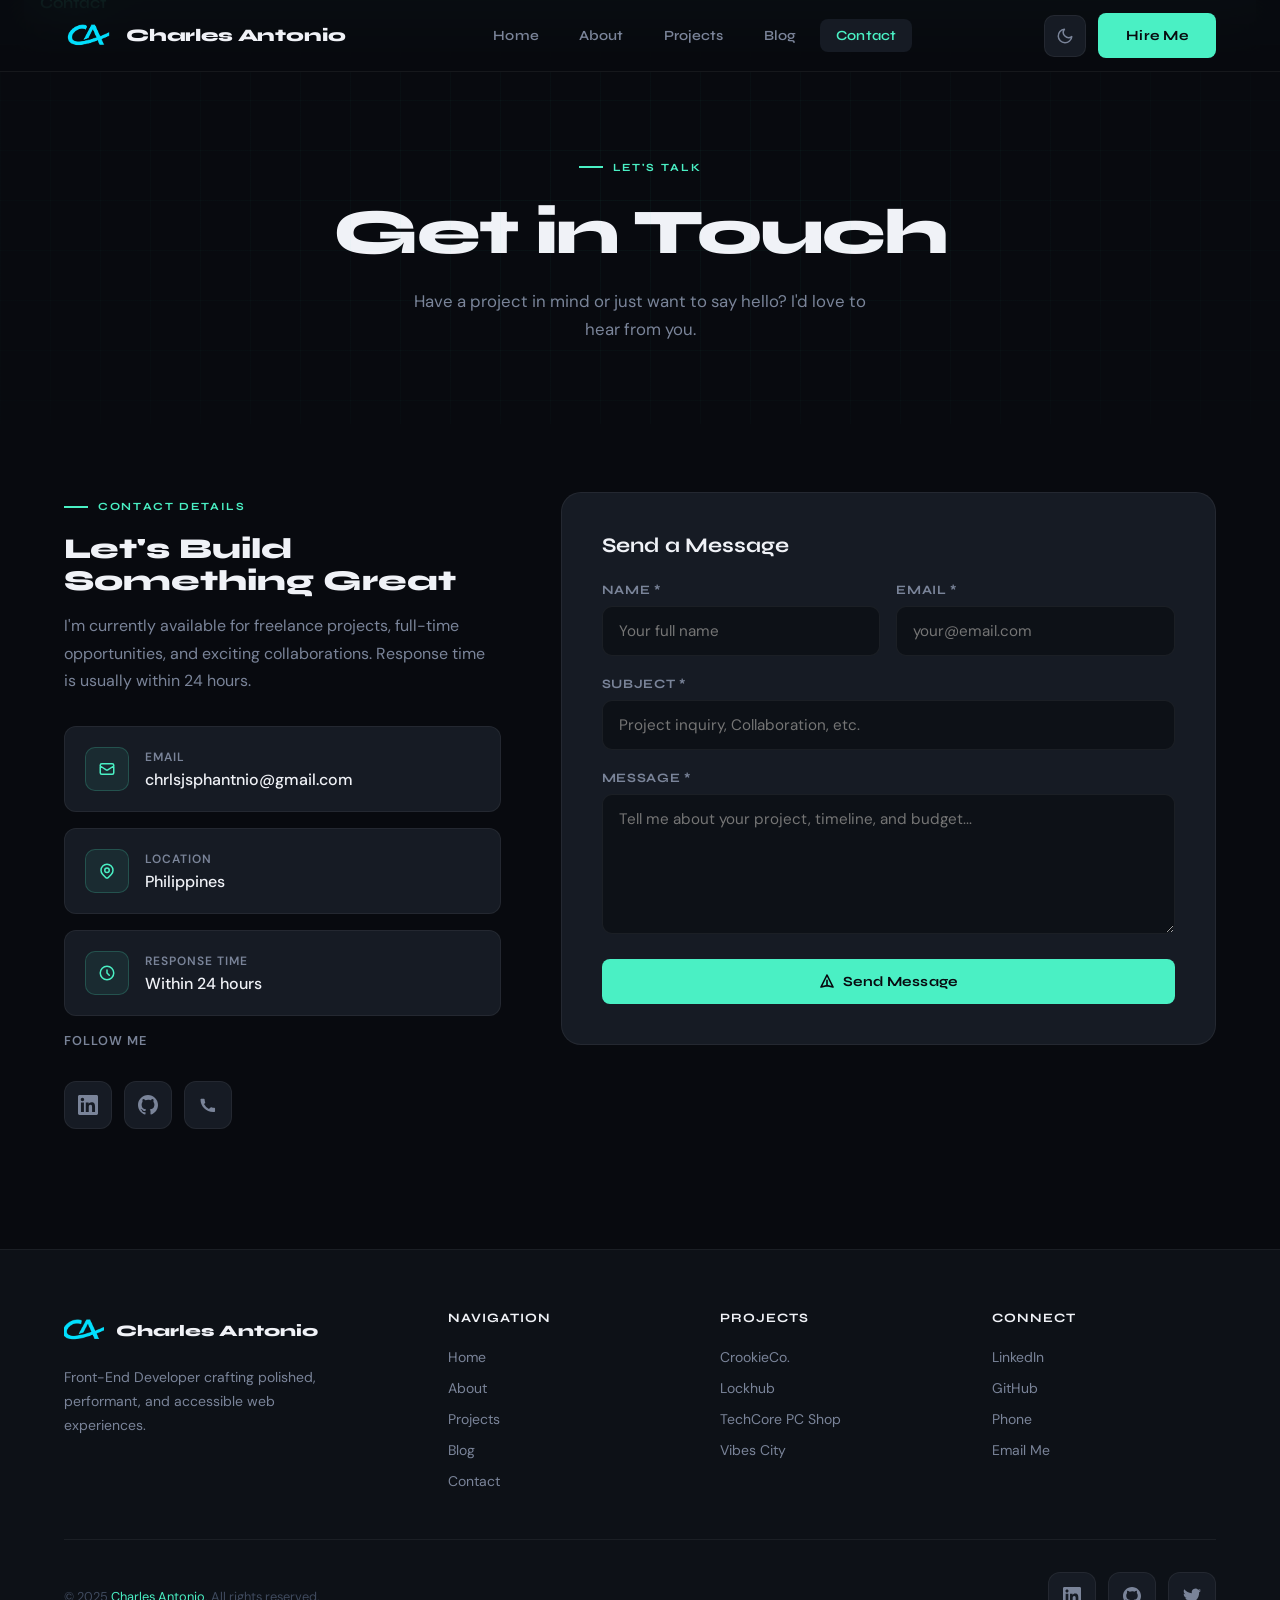
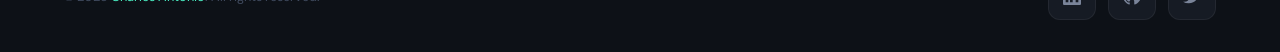
<file: WebsitePortfolio/contact.html>
<!DOCTYPE html>
<html lang="en">
<head>
  <meta charset="UTF-8" />
  <meta name="viewport" content="width=device-width, initial-scale=1.0" />
  <title>Contact | Charles Antonio — Front-End Developer</title>
  <meta name="description" content="Get in touch with Charles Antonio for freelance work, job opportunities, or collaboration." />
  <meta name="keywords" content="Charles Antonio contact, hire front-end developer, web developer contact" />
  <meta property="og:title" content="Contact | Charles Antonio" />
  <meta property="og:description" content="Let's work together! Reach out for freelance projects or collaborations." />
  <meta property="og:type" content="website" />
  <meta property="og:image" content="images/logo.png" />
  <link rel="icon" href="images/logo.png" type="image/jpeg" />
  <link rel="stylesheet" href="css/style.css" />
</head>
<body>

<header id="navbar" role="banner">
  <div class="container nav-inner">
    <a href="index.html" class="nav-logo" aria-label="Charles Antonio Home">
      <img src="images/logo.png" alt="Charles Antonio Logo" />
      <span class="nav-logo-text">Charles Antonio</span>
    </a>
    <nav aria-label="Main navigation">
      <ul class="nav-links">
        <li><a href="index.html">Home</a></li>
        <li><a href="about.html">About</a></li>
        <li><a href="projects.html">Projects</a></li>
        <li><a href="blog.html">Blog</a></li>
        <li><a href="contact.html" class="active">Contact</a></li>
      </ul>
    </nav>
    <div class="nav-actions">
      <button class="theme-toggle" aria-label="Toggle dark/light mode">
        <svg class="icon-moon" xmlns="http://www.w3.org/2000/svg" width="18" height="18" fill="none" viewBox="0 0 24 24" stroke="currentColor" stroke-width="2"><path stroke-linecap="round" stroke-linejoin="round" d="M21 12.79A9 9 0 1111.21 3 7 7 0 0021 12.79z"/></svg>
        <svg class="icon-sun" xmlns="http://www.w3.org/2000/svg" width="18" height="18" fill="none" viewBox="0 0 24 24" stroke="currentColor" stroke-width="2"><circle cx="12" cy="12" r="5"/><path stroke-linecap="round" d="M12 1v2M12 21v2M4.22 4.22l1.42 1.42M18.36 18.36l1.42 1.42M1 12h2M21 12h2M4.22 19.78l1.42-1.42M18.36 5.64l1.42-1.42"/></svg>
      </button>
      <a href="contact.html" class="btn btn-primary">Hire Me</a>
      <button class="hamburger" aria-label="Open menu"><span></span><span></span><span></span></button>
    </div>
  </div>
</header>

<nav class="mobile-nav" aria-label="Mobile navigation">
  <a href="index.html">Home</a>
  <a href="about.html">About</a>
  <a href="projects.html">Projects</a>
  <a href="blog.html">Blog</a>
  <a href="contact.html">Contact</a>
</nav>

<main id="main">

<div class="page-header">
  <div class="container">
    <div class="section-label" style="justify-content:center;" aria-hidden="true">Let's Talk</div>
    <h1 class="page-header-title">Get in Touch</h1>
    <p class="page-header-desc">Have a project in mind or just want to say hello? I'd love to hear from you.</p>
  </div>
</div>

<section class="section" aria-label="Contact section" style="padding-top:20px;padding-bottom:120px;">
  <div class="container">
    <div class="contact-grid">

      <!-- Contact Info -->
      <div>
        <div class="reveal">
          <div class="section-label">Contact Details</div>
          <h2 class="section-title" style="font-size:1.8rem;">Let's Build<br/>Something Great</h2>
          <p style="color:var(--text-muted);line-height:1.7;margin-bottom:32px;">I'm currently available for freelance projects, full-time opportunities, and exciting collaborations. Response time is usually within 24 hours.</p>
        </div>

        <div class="reveal delay-1">
          <a href="mailto:chrlsjsphantnio@gmail.com" class="contact-info-item" style="text-decoration:none;">
            <div class="contact-icon" aria-hidden="true">
              <svg xmlns="http://www.w3.org/2000/svg" width="18" height="18" fill="none" viewBox="0 0 24 24" stroke="currentColor" stroke-width="2"><path stroke-linecap="round" stroke-linejoin="round" d="M3 8l7.89 5.26a2 2 0 002.22 0L21 8M5 19h14a2 2 0 002-2V7a2 2 0 00-2-2H5a2 2 0 00-2 2v10a2 2 0 002 2z"/></svg>
            </div>
            <div>
              <div class="contact-info-label">Email</div>
              <div class="contact-info-value">chrlsjsphantnio@gmail.com</div>
            </div>
          </a>
        </div>

        <div class="reveal delay-2">
          <div class="contact-info-item">
            <div class="contact-icon" aria-hidden="true">
              <svg xmlns="http://www.w3.org/2000/svg" width="18" height="18" fill="none" viewBox="0 0 24 24" stroke="currentColor" stroke-width="2"><path stroke-linecap="round" stroke-linejoin="round" d="M17.657 16.657L13.414 20.9a1.998 1.998 0 01-2.827 0l-4.244-4.243a8 8 0 1111.314 0z"/><path stroke-linecap="round" stroke-linejoin="round" d="M15 11a3 3 0 11-6 0 3 3 0 016 0z"/></svg>
            </div>
            <div>
              <div class="contact-info-label">Location</div>
              <div class="contact-info-value">Philippines</div>
            </div>
          </div>
        </div>

        <div class="reveal delay-3">
          <div class="contact-info-item">
            <div class="contact-icon" aria-hidden="true">
              <svg xmlns="http://www.w3.org/2000/svg" width="18" height="18" fill="none" viewBox="0 0 24 24" stroke="currentColor" stroke-width="2"><path stroke-linecap="round" stroke-linejoin="round" d="M12 8v4l3 3m6-3a9 9 0 11-18 0 9 9 0 0118 0z"/></svg>
            </div>
            <div>
              <div class="contact-info-label">Response Time</div>
              <div class="contact-info-value">Within 24 hours</div>
            </div>
          </div>
        </div>

        <div class="reveal" style="margin-top:8px;">
          <p style="font-size:0.8rem;color:var(--text-muted);margin-bottom:12px;font-weight:600;text-transform:uppercase;letter-spacing:0.08em;">Follow Me</p>
          <div class="social-links">
            <a href="https://www.linkedin.com/in/charles-antonio-185a56316/" target="_blank" rel="noopener" class="social-link" aria-label="LinkedIn profile">
              <svg xmlns="http://www.w3.org/2000/svg" width="20" height="20" fill="currentColor" viewBox="0 0 24 24"><path d="M20.447 20.452h-3.554v-5.569c0-1.328-.027-3.037-1.852-3.037-1.853 0-2.136 1.445-2.136 2.939v5.667H9.351V9h3.414v1.561h.046c.477-.9 1.637-1.85 3.37-1.85 3.601 0 4.267 2.37 4.267 5.455v6.286zM5.337 7.433c-1.144 0-2.063-.926-2.063-2.065 0-1.138.92-2.063 2.063-2.063 1.14 0 2.064.925 2.064 2.063 0 1.139-.925 2.065-2.064 2.065zm1.782 13.019H3.555V9h3.564v11.452zM22.225 0H1.771C.792 0 0 .774 0 1.729v20.542C0 23.227.792 24 1.771 24h20.451C23.2 24 24 23.227 24 22.271V1.729C24 .774 23.2 0 22.222 0h.003z"/></svg>
            </a>
            <a href="https://github.com/Charoless" target="_blank" rel="noopener" class="social-link" aria-label="GitHub profile">
              <svg xmlns="http://www.w3.org/2000/svg" width="20" height="20" fill="currentColor" viewBox="0 0 24 24"><path d="M12 0C5.374 0 0 5.373 0 12c0 5.302 3.438 9.8 8.207 11.387.599.111.793-.261.793-.577v-2.234c-3.338.726-4.033-1.416-4.033-1.416-.546-1.387-1.333-1.756-1.333-1.756-1.089-.745.083-.729.083-.729 1.205.084 1.839 1.237 1.839 1.237 1.07 1.834 2.807 1.304 3.492.997.107-.775.418-1.305.762-1.604-2.665-.305-5.467-1.334-5.467-5.931 0-1.311.469-2.381 1.236-3.221-.124-.303-.535-1.524.117-3.176 0 0 1.008-.322 3.301 1.23A11.509 11.509 0 0112 5.803c1.02.005 2.047.138 3.006.404 2.291-1.552 3.297-1.23 3.297-1.23.653 1.653.242 2.874.118 3.176.77.84 1.235 1.911 1.235 3.221 0 4.609-2.807 5.624-5.479 5.921.43.372.823 1.102.823 2.222v3.293c0 .319.192.694.801.576C20.566 21.797 24 17.3 24 12c0-6.627-5.373-12-12-12z"/></svg>
            </a>
            <a href="tel:+639434741424" target="_blank" rel="noopener" class="social-link" aria-label="Phone">
  <svg xmlns="http://www.w3.org/2000/svg" width="18" height="18" fill="currentColor" viewBox="0 0 24 24">
    <path d="M6.62 10.79a15.053 15.053 0 006.59 6.59l2.2-2.2a1 1 0 011.11-.21c1.21.48 2.53.74 3.88.74a1 1 0 011 1v3.5a1 1 0 01-1 1C10.07 22 2 13.93 2 4.5a1 1 0 011-1H6.5a1 1 0 011 1c0 1.35.26 2.67.74 3.88a1 1 0 01-.21 1.11l-2.2 2.2z"/>
  </svg>
</a>
          </div>
        </div>
      </div>

      <!-- Contact Form -->
      <div class="reveal delay-2">
        <div class="contact-form">
          <h2 style="font-family:var(--font-display);font-size:1.3rem;font-weight:700;margin-bottom:24px;color:var(--text);">Send a Message</h2>
          <form id="contactForm" novalidate aria-label="Contact form">
            <div class="form-row">
              <div class="form-group">
                <label for="fname">Name *</label>
                <input type="text" id="fname" name="name" placeholder="Your full name" autocomplete="name" required aria-required="true" />
              </div>
              <div class="form-group">
                <label for="femail">Email *</label>
                <input type="email" id="femail" name="email" placeholder="your@email.com" autocomplete="email" required aria-required="true" />
              </div>
            </div>
            <div class="form-group">
              <label for="fsubject">Subject *</label>
              <input type="text" id="fsubject" name="subject" placeholder="Project inquiry, Collaboration, etc." required aria-required="true" />
            </div>
            <div class="form-group">
              <label for="fmessage">Message *</label>
              <textarea id="fmessage" name="message" placeholder="Tell me about your project, timeline, and budget..." required aria-required="true"></textarea>
            </div>
            <button type="submit" class="btn btn-primary" style="width:100%;justify-content:center;">
              <svg xmlns="http://www.w3.org/2000/svg" width="16" height="16" fill="none" viewBox="0 0 24 24" stroke="currentColor" stroke-width="2.5"><path stroke-linecap="round" stroke-linejoin="round" d="M12 19l9 2-9-18-9 18 9-2zm0 0v-8"/></svg>
              Send Message
            </button>
          </form>
          <div class="form-success" role="alert" aria-live="polite">
            <svg xmlns="http://www.w3.org/2000/svg" width="48" height="48" fill="none" viewBox="0 0 24 24" stroke="currentColor" stroke-width="1.5"><path stroke-linecap="round" stroke-linejoin="round" d="M9 12l2 2 4-4m6 2a9 9 0 11-18 0 9 9 0 0118 0z"/></svg>
            <h3 style="font-size:1.2rem;margin-bottom:8px;">Message Sent!</h3>
            <p style="color:var(--text-muted);font-size:0.9rem;">Thanks for reaching out. I'll get back to you within 24 hours.</p>
          </div>
        </div>
      </div>

    </div>
  </div>
</section>

</main>

<footer role="contentinfo">
  <div class="container">
    <div class="footer-inner">
      <div>
        <a href="index.html" class="footer-logo" aria-label="Charles Antonio Home">
          <img src="images/logo.png" alt="Charles Antonio Logo" />
          <span class="footer-logo-text">Charles Antonio</span>
        </a>
        <p class="footer-desc">Front-End Developer crafting polished, performant, and accessible web experiences.</p>
      </div>
      <div class="footer-col">
        <h4>Navigation</h4>
        <ul class="footer-links">
          <li><a href="index.html">Home</a></li>
          <li><a href="about.html">About</a></li>
          <li><a href="projects.html">Projects</a></li>
          <li><a href="blog.html">Blog</a></li>
          <li><a href="contact.html">Contact</a></li>
        </ul>
      </div>
      <div class="footer-col">
        <h4>Projects</h4>
        <ul class="footer-links">
          <li><a href="https://crookieco.netlify.app/">CrookieCo.</a></li>
          <li><a href="https://lockhub.ct.ws">Lockhub</a></li>
          <li><a href="https://techcorepcshop.netlify.app">TechCore PC Shop</a></li>
          <li><a href="https://vibescity.netlify.app">Vibes City</a></li>
        </ul>
      </div>
      <div class="footer-col">
        <h4>Connect</h4>
        <ul class="footer-links">
          <li><a href="https://www.linkedin.com/in/charles-antonio-185a56316/" target="_blank" rel="noopener">LinkedIn</a></li>
          <li><a href="https://github.com/Charoless" target="_blank" rel="noopener">GitHub</a></li>
          <li><a href="tel:+639434741424" target="_blank" rel="noopener">Phone</a></li>
          <li><a href="mailto:chrlsjsphantnio@gmail.com">Email Me</a></li>
        </ul>
      </div>
    </div>
    <div class="footer-bottom">
      <p class="footer-copy">&copy; 2025 <span>Charles Antonio</span>. All rights reserved.</p>
      <div style="display:flex;gap:12px;">
        <a href="https://www.linkedin.com/in/charles-antonio-185a56316/" target="_blank" rel="noopener" class="social-link" aria-label="LinkedIn">
          <svg xmlns="http://www.w3.org/2000/svg" width="18" height="18" fill="currentColor" viewBox="0 0 24 24"><path d="M20.447 20.452h-3.554v-5.569c0-1.328-.027-3.037-1.852-3.037-1.853 0-2.136 1.445-2.136 2.939v5.667H9.351V9h3.414v1.561h.046c.477-.9 1.637-1.85 3.37-1.85 3.601 0 4.267 2.37 4.267 5.455v6.286zM5.337 7.433c-1.144 0-2.063-.926-2.063-2.065 0-1.138.92-2.063 2.063-2.063 1.14 0 2.064.925 2.064 2.063 0 1.139-.925 2.065-2.064 2.065zm1.782 13.019H3.555V9h3.564v11.452zM22.225 0H1.771C.792 0 0 .774 0 1.729v20.542C0 23.227.792 24 1.771 24h20.451C23.2 24 24 23.227 24 22.271V1.729C24 .774 23.2 0 22.222 0h.003z"/></svg>
        </a>
        <a href="https://github.com/Charoless" target="_blank" rel="noopener" class="social-link" aria-label="GitHub">
          <svg xmlns="http://www.w3.org/2000/svg" width="18" height="18" fill="currentColor" viewBox="0 0 24 24"><path d="M12 0C5.374 0 0 5.373 0 12c0 5.302 3.438 9.8 8.207 11.387.599.111.793-.261.793-.577v-2.234c-3.338.726-4.033-1.416-4.033-1.416-.546-1.387-1.333-1.756-1.333-1.756-1.089-.745.083-.729.083-.729 1.205.084 1.839 1.237 1.839 1.237 1.07 1.834 2.807 1.304 3.492.997.107-.775.418-1.305.762-1.604-2.665-.305-5.467-1.334-5.467-5.931 0-1.311.469-2.381 1.236-3.221-.124-.303-.535-1.524.117-3.176 0 0 1.008-.322 3.301 1.23A11.509 11.509 0 0112 5.803c1.02.005 2.047.138 3.006.404 2.291-1.552 3.297-1.23 3.297-1.23.653 1.653.242 2.874.118 3.176.77.84 1.235 1.911 1.235 3.221 0 4.609-2.807 5.624-5.479 5.921.43.372.823 1.102.823 2.222v3.293c0 .319.192.694.801.576C20.566 21.797 24 17.3 24 12c0-6.627-5.373-12-12-12z"/></svg>
        </a>
        <a href="tel:+639434741424" target="_blank" rel="noopener" class="social-link" aria-label="Phone">
          <svg xmlns="http://www.w3.org/2000/svg" width="18" height="18" fill="currentColor" viewBox="0 0 24 24"><path d="M23.953 4.57a10 10 0 01-2.825.775 4.958 4.958 0 002.163-2.723c-.951.555-2.005.959-3.127 1.184a4.92 4.92 0 00-8.384 4.482C7.69 8.095 4.067 6.13 1.64 3.162a4.822 4.822 0 00-.666 2.475c0 1.71.87 3.213 2.188 4.096a4.904 4.904 0 01-2.228-.616v.06a4.923 4.923 0 003.946 4.827 4.996 4.996 0 01-2.212.085 4.936 4.936 0 004.604 3.417 9.867 9.867 0 01-6.102 2.105c-.39 0-.779-.023-1.17-.067a13.995 13.995 0 007.557 2.209c9.053 0 13.998-7.496 13.998-13.985 0-.21 0-.42-.015-.63A9.935 9.935 0 0024 4.59z"/></svg>
        </a>
      </div>
    </div>
  </div>
</footer>

<button class="back-to-top" aria-label="Back to top">
  <svg xmlns="http://www.w3.org/2000/svg" width="20" height="20" fill="none" viewBox="0 0 24 24" stroke="currentColor" stroke-width="2.5"><path stroke-linecap="round" stroke-linejoin="round" d="M5 15l7-7 7 7"/></svg>
</button>

<script src="js/script.js"></script>
</body>
</html>
</file>
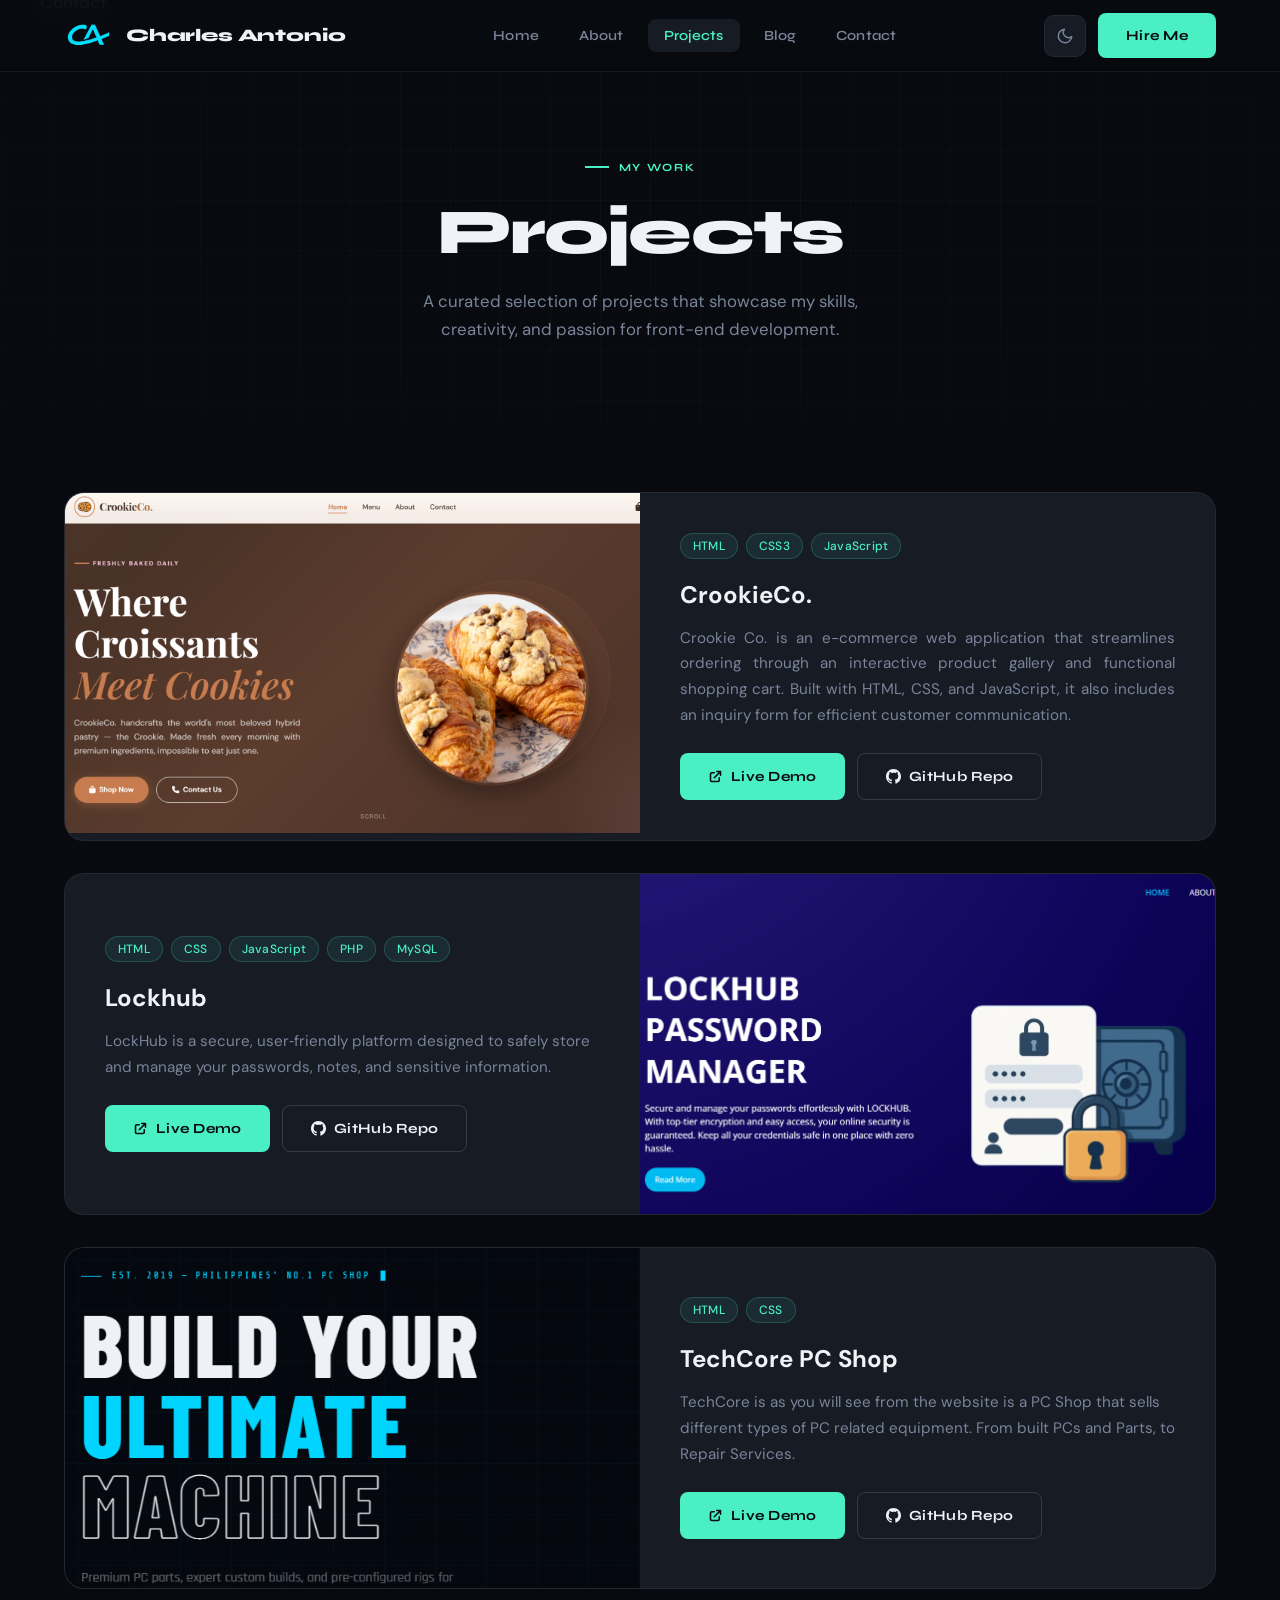
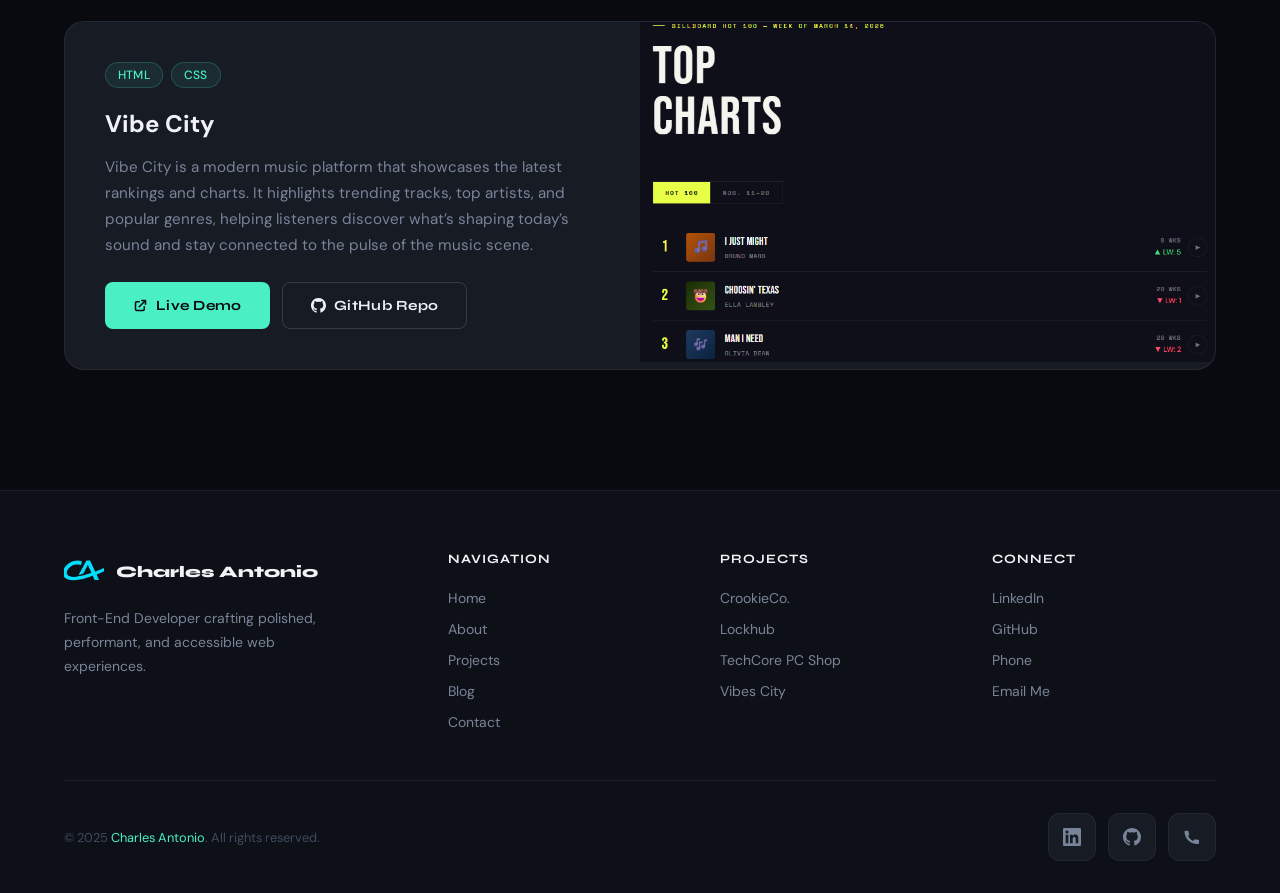
<file: WebsitePortfolio/projects.html>
<!DOCTYPE html>
<html lang="en">
<head>
  <meta charset="UTF-8" />
  <meta name="viewport" content="width=device-width, initial-scale=1.0" />
  <title>Projects | Charles Antonio — Front-End Developer</title>
  <meta name="description" content="Explore the portfolio of Charles Antonio — front-end projects ranging from dashboards to weather apps and creative portfolio templates." />
  <meta name="keywords" content="Charles Antonio projects, front-end portfolio, web development projects, React, JavaScript, HTML CSS" />
  <meta property="og:title" content="Projects | Charles Antonio" />
  <meta property="og:description" content="Explore my front-end development projects." />
  <meta property="og:type" content="website" />
  <meta property="og:image" content="images/logo.png" />
  <link rel="icon" href="images/logo.png" type="image/jpeg" />
  <link rel="stylesheet" href="css/style.css" />
</head>
<body>

<header id="navbar" role="banner">
  <div class="container nav-inner">
    <a href="index.html" class="nav-logo" aria-label="Charles Antonio Home">
      <img src="images/logo.png" alt="Charles Antonio Logo" />
      <span class="nav-logo-text">Charles Antonio</span>
    </a>
    <nav aria-label="Main navigation">
      <ul class="nav-links">
        <li><a href="index.html">Home</a></li>
        <li><a href="about.html">About</a></li>
        <li><a href="projects.html" class="active">Projects</a></li>
        <li><a href="blog.html">Blog</a></li>
        <li><a href="contact.html">Contact</a></li>
      </ul>
    </nav>
    <div class="nav-actions">
      <button class="theme-toggle" aria-label="Toggle dark/light mode">
        <svg class="icon-moon" xmlns="http://www.w3.org/2000/svg" width="18" height="18" fill="none" viewBox="0 0 24 24" stroke="currentColor" stroke-width="2"><path stroke-linecap="round" stroke-linejoin="round" d="M21 12.79A9 9 0 1111.21 3 7 7 0 0021 12.79z"/></svg>
        <svg class="icon-sun" xmlns="http://www.w3.org/2000/svg" width="18" height="18" fill="none" viewBox="0 0 24 24" stroke="currentColor" stroke-width="2"><circle cx="12" cy="12" r="5"/><path stroke-linecap="round" d="M12 1v2M12 21v2M4.22 4.22l1.42 1.42M18.36 18.36l1.42 1.42M1 12h2M21 12h2M4.22 19.78l1.42-1.42M18.36 5.64l1.42-1.42"/></svg>
      </button>
      <a href="contact.html" class="btn btn-primary">Hire Me</a>
      <button class="hamburger" aria-label="Open menu"><span></span><span></span><span></span></button>
    </div>
  </div>
</header>

<nav class="mobile-nav" aria-label="Mobile navigation">
  <a href="index.html">Home</a>
  <a href="about.html">About</a>
  <a href="projects.html">Projects</a>
  <a href="blog.html">Blog</a>
  <a href="contact.html">Contact</a>
</nav>

<main id="main">

<div class="page-header">
  <div class="container">
    <div class="section-label" style="justify-content:center;" aria-hidden="true">My Work</div>
    <h1 class="page-header-title">Projects</h1>
    <p class="page-header-desc">A curated selection of projects that showcase my skills, creativity, and passion for front-end development.</p>
  </div>
</div>

<section class="section" aria-label="Projects" style="padding-top:20px;padding-bottom:120px;">
  <div class="container">
    <div class="projects-full-grid">

      <!-- Project 1 -->
      <article class="project-full-card reveal" id="proj1">
        <div class="project-full-img">
          <div class="img-placeholder" style="background:linear-gradient(135deg,#1c2230,#0f1720);font-size:5rem;" aria-hidden="true"><img src="images/project1a.png"></div>
        </div>
        <div class="project-full-content">
          <div style="display:flex;gap:8px;flex-wrap:wrap;margin-bottom:4px;">
            <span class="tag">HTML</span>
            <span class="tag">CSS3</span>
            <span class="tag">JavaScript</span>
          </div>
          <h2>CrookieCo.</h2>
          <p style="text-align: justify;">Crookie Co. is an e-commerce web application that streamlines ordering through an interactive product gallery and functional shopping cart. Built with HTML, CSS, and JavaScript, it also includes an inquiry form for efficient customer communication.</p>
          <div class="project-links">
            <a href="https://crookieco.netlify.app/" class="btn btn-primary" aria-label="Live demo of CrookieCo.">
              <svg xmlns="http://www.w3.org/2000/svg" width="15" height="15" fill="none" viewBox="0 0 24 24" stroke="currentColor" stroke-width="2.5"><path stroke-linecap="round" stroke-linejoin="round" d="M10 6H6a2 2 0 00-2 2v10a2 2 0 002 2h10a2 2 0 002-2v-4M14 4h6m0 0v6m0-6L10 14"/></svg>
              Live Demo
            </a>
            <a href="#" class="btn btn-outline" aria-label="GitHub repository for E-Commerce Dashboard">
              <svg xmlns="http://www.w3.org/2000/svg" width="15" height="15" fill="currentColor" viewBox="0 0 24 24"><path d="M12 0C5.374 0 0 5.373 0 12c0 5.302 3.438 9.8 8.207 11.387.599.111.793-.261.793-.577v-2.234c-3.338.726-4.033-1.416-4.033-1.416-.546-1.387-1.333-1.756-1.333-1.756-1.089-.745.083-.729.083-.729 1.205.084 1.839 1.237 1.839 1.237 1.07 1.834 2.807 1.304 3.492.997.107-.775.418-1.305.762-1.604-2.665-.305-5.467-1.334-5.467-5.931 0-1.311.469-2.381 1.236-3.221-.124-.303-.535-1.524.117-3.176 0 0 1.008-.322 3.301 1.23A11.509 11.509 0 0112 5.803c1.02.005 2.047.138 3.006.404 2.291-1.552 3.297-1.23 3.297-1.23.653 1.653.242 2.874.118 3.176.77.84 1.235 1.911 1.235 3.221 0 4.609-2.807 5.624-5.479 5.921.43.372.823 1.102.823 2.222v3.293c0 .319.192.694.801.576C20.566 21.797 24 17.3 24 12c0-6.627-5.373-12-12-12z"/></svg>
              GitHub Repo
            </a>
          </div>
        </div>
      </article>

      <!-- Project 2 -->
      <article class="project-full-card reveal" id="proj2">
        <div class="project-full-img">
          <div class="img-placeholder" style="background:linear-gradient(135deg,#0a1628,#1a2640);font-size:5rem;" aria-hidden="true"><img src="images/lockhub.png"></div>
        </div>
        <div class="project-full-content">
          <div style="display:flex;gap:8px;flex-wrap:wrap;margin-bottom:4px;">
            <span class="tag">HTML</span>
            <span class="tag">CSS</span>
            <span class="tag">JavaScript</span>
            <span class="tag">PHP</span>
            <span class="tag">MySQL</span>
          </div>
          <h2>Lockhub</h2>
          <p>LockHub is a secure, user‑friendly platform designed to safely store and manage your passwords, notes, and sensitive information.</p>
          <div class="project-links">
            <a href="https://lockhub.ct.ws" class="btn btn-primary" aria-label="Live demo of Weather App">
              <svg xmlns="http://www.w3.org/2000/svg" width="15" height="15" fill="none" viewBox="0 0 24 24" stroke="currentColor" stroke-width="2.5"><path stroke-linecap="round" stroke-linejoin="round" d="M10 6H6a2 2 0 00-2 2v10a2 2 0 002 2h10a2 2 0 002-2v-4M14 4h6m0 0v6m0-6L10 14"/></svg>
              Live Demo
            </a>
            <a href="https://github.com/Charoless/Lockhub-Website" class="btn btn-outline" aria-label="GitHub repository for Weather App">
              <svg xmlns="http://www.w3.org/2000/svg" width="15" height="15" fill="currentColor" viewBox="0 0 24 24"><path d="M12 0C5.374 0 0 5.373 0 12c0 5.302 3.438 9.8 8.207 11.387.599.111.793-.261.793-.577v-2.234c-3.338.726-4.033-1.416-4.033-1.416-.546-1.387-1.333-1.756-1.333-1.756-1.089-.745.083-.729.083-.729 1.205.084 1.839 1.237 1.839 1.237 1.07 1.834 2.807 1.304 3.492.997.107-.775.418-1.305.762-1.604-2.665-.305-5.467-1.334-5.467-5.931 0-1.311.469-2.381 1.236-3.221-.124-.303-.535-1.524.117-3.176 0 0 1.008-.322 3.301 1.23A11.509 11.509 0 0112 5.803c1.02.005 2.047.138 3.006.404 2.291-1.552 3.297-1.23 3.297-1.23.653 1.653.242 2.874.118 3.176.77.84 1.235 1.911 1.235 3.221 0 4.609-2.807 5.624-5.479 5.921.43.372.823 1.102.823 2.222v3.293c0 .319.192.694.801.576C20.566 21.797 24 17.3 24 12c0-6.627-5.373-12-12-12z"/></svg>
              GitHub Repo
            </a>
          </div>
        </div>
      </article>

      <!-- Project 3 -->
      <article class="project-full-card reveal" id="proj3">
        <div class="project-full-img">
          <div class="img-placeholder" style="background:linear-gradient(135deg,#120a1c,#1e1030);font-size:5rem;" aria-hidden="true"><img src="images/techcore1.png"></div>
        </div>
        <div class="project-full-content">
          <div style="display:flex;gap:8px;flex-wrap:wrap;margin-bottom:4px;">
            <span class="tag">HTML</span>
            <span class="tag">CSS</span>
          </div>
          <h2>TechCore PC Shop</h2>
          <p>TechCore is as you will see from the website is a PC Shop that sells different types of PC related equipment. From built PCs and Parts, to Repair Services.</p>
          <div class="project-links">
            <a href="https://techcorepcshop.netlify.app" class="btn btn-primary" aria-label="Live demo of Portfolio Template">
              <svg xmlns="http://www.w3.org/2000/svg" width="15" height="15" fill="none" viewBox="0 0 24 24" stroke="currentColor" stroke-width="2.5"><path stroke-linecap="round" stroke-linejoin="round" d="M10 6H6a2 2 0 00-2 2v10a2 2 0 002 2h10a2 2 0 002-2v-4M14 4h6m0 0v6m0-6L10 14"/></svg>
              Live Demo
            </a>
            <a href="https://github.com/Charoless/TechCore.git" class="btn btn-outline" aria-label="GitHub repository for Portfolio Template">
              <svg xmlns="http://www.w3.org/2000/svg" width="15" height="15" fill="currentColor" viewBox="0 0 24 24"><path d="M12 0C5.374 0 0 5.373 0 12c0 5.302 3.438 9.8 8.207 11.387.599.111.793-.261.793-.577v-2.234c-3.338.726-4.033-1.416-4.033-1.416-.546-1.387-1.333-1.756-1.333-1.756-1.089-.745.083-.729.083-.729 1.205.084 1.839 1.237 1.839 1.237 1.07 1.834 2.807 1.304 3.492.997.107-.775.418-1.305.762-1.604-2.665-.305-5.467-1.334-5.467-5.931 0-1.311.469-2.381 1.236-3.221-.124-.303-.535-1.524.117-3.176 0 0 1.008-.322 3.301 1.23A11.509 11.509 0 0112 5.803c1.02.005 2.047.138 3.006.404 2.291-1.552 3.297-1.23 3.297-1.23.653 1.653.242 2.874.118 3.176.77.84 1.235 1.911 1.235 3.221 0 4.609-2.807 5.624-5.479 5.921.43.372.823 1.102.823 2.222v3.293c0 .319.192.694.801.576C20.566 21.797 24 17.3 24 12c0-6.627-5.373-12-12-12z"/></svg>
              GitHub Repo
            </a>
          </div>
        </div>
      </article>

      <!-- Project 4 -->
      <article class="project-full-card reveal" id="proj4">
        <div class="project-full-img">
          <div class="img-placeholder" style="background:linear-gradient(135deg,#0a1e14,#122820);font-size:5rem;" aria-hidden="true"><img src="images/vibe2.png"></div>
        </div>
        <div class="project-full-content">
          <div style="display:flex;gap:8px;flex-wrap:wrap;margin-bottom:4px;">
            <span class="tag">HTML</span>
            <span class="tag">CSS</span>
          </div>
          <h2>Vibe City</h2>
          <p>Vibe City is a modern music platform that showcases the latest rankings and charts. It highlights trending tracks, top artists, and popular genres, helping listeners discover what’s shaping today’s sound and stay connected to the pulse of the music scene.</p>
          <div class="project-links">
            <a href="https://vibescity.netlify.app" class="btn btn-primary" aria-label="Live demo of Task Manager Pro">
              <svg xmlns="http://www.w3.org/2000/svg" width="15" height="15" fill="none" viewBox="0 0 24 24" stroke="currentColor" stroke-width="2.5"><path stroke-linecap="round" stroke-linejoin="round" d="M10 6H6a2 2 0 00-2 2v10a2 2 0 002 2h10a2 2 0 002-2v-4M14 4h6m0 0v6m0-6L10 14"/></svg>
              Live Demo
            </a>
            <a href="https://github.com/Charoless/VibeCity.git" class="btn btn-outline" aria-label="GitHub repository for Task Manager Pro">
              <svg xmlns="http://www.w3.org/2000/svg" width="15" height="15" fill="currentColor" viewBox="0 0 24 24"><path d="M12 0C5.374 0 0 5.373 0 12c0 5.302 3.438 9.8 8.207 11.387.599.111.793-.261.793-.577v-2.234c-3.338.726-4.033-1.416-4.033-1.416-.546-1.387-1.333-1.756-1.333-1.756-1.089-.745.083-.729.083-.729 1.205.084 1.839 1.237 1.839 1.237 1.07 1.834 2.807 1.304 3.492.997.107-.775.418-1.305.762-1.604-2.665-.305-5.467-1.334-5.467-5.931 0-1.311.469-2.381 1.236-3.221-.124-.303-.535-1.524.117-3.176 0 0 1.008-.322 3.301 1.23A11.509 11.509 0 0112 5.803c1.02.005 2.047.138 3.006.404 2.291-1.552 3.297-1.23 3.297-1.23.653 1.653.242 2.874.118 3.176.77.84 1.235 1.911 1.235 3.221 0 4.609-2.807 5.624-5.479 5.921.43.372.823 1.102.823 2.222v3.293c0 .319.192.694.801.576C20.566 21.797 24 17.3 24 12c0-6.627-5.373-12-12-12z"/></svg>
              GitHub Repo
            </a>
          </div>
        </div>
      </article>

    </div>
  </div>
</section>

</main>

<footer role="contentinfo">
  <div class="container">
    <div class="footer-inner">
      <div>
        <a href="index.html" class="footer-logo" aria-label="Charles Antonio Home">
          <img src="images/logo.png" alt="Charles Antonio Logo" />
          <span class="footer-logo-text">Charles Antonio</span>
        </a>
        <p class="footer-desc">Front-End Developer crafting polished, performant, and accessible web experiences.</p>
      </div>
      <div class="footer-col">
        <h4>Navigation</h4>
        <ul class="footer-links">
          <li><a href="index.html">Home</a></li>
          <li><a href="about.html">About</a></li>
          <li><a href="projects.html">Projects</a></li>
          <li><a href="blog.html">Blog</a></li>
          <li><a href="contact.html">Contact</a></li>
        </ul>
      </div>
      <div class="footer-col">
        <h4>Projects</h4>
        <ul class="footer-links">
          <li><a href="https://crookieco.netlify.app/">CrookieCo.</a></li>
          <li><a href="https://lockhub.ct.ws">Lockhub</a></li>
          <li><a href="https://techcorepcshop.netlify.app">TechCore PC Shop</a></li>
          <li><a href="https://vibescity.netlify.app">Vibes City</a></li>
        </ul>
      </div>
      <div class="footer-col">
        <h4>Connect</h4>
        <ul class="footer-links">
          <li><a href="https://www.linkedin.com/in/charles-antonio-185a56316/" target="_blank" rel="noopener">LinkedIn</a></li>
          <li><a href="https://github.com/Charoless" target="_blank" rel="noopener">GitHub</a></li>
          <li><a href="tel:+639434741424" target="_blank" rel="noopener">Phone</a></li>
          <li><a href="mailto:chrlsjsphantnio@gmail.com">Email Me</a></li>
        </ul>
      </div>
    </div>
    <div class="footer-bottom">
      <p class="footer-copy">&copy; 2025 <span>Charles Antonio</span>. All rights reserved.</p>
      <div style="display:flex;gap:12px;">
        <a href="https://www.linkedin.com/in/charles-antonio-185a56316/" target="_blank" rel="noopener" class="social-link" aria-label="LinkedIn">
          <svg xmlns="http://www.w3.org/2000/svg" width="18" height="18" fill="currentColor" viewBox="0 0 24 24"><path d="M20.447 20.452h-3.554v-5.569c0-1.328-.027-3.037-1.852-3.037-1.853 0-2.136 1.445-2.136 2.939v5.667H9.351V9h3.414v1.561h.046c.477-.9 1.637-1.85 3.37-1.85 3.601 0 4.267 2.37 4.267 5.455v6.286zM5.337 7.433c-1.144 0-2.063-.926-2.063-2.065 0-1.138.92-2.063 2.063-2.063 1.14 0 2.064.925 2.064 2.063 0 1.139-.925 2.065-2.064 2.065zm1.782 13.019H3.555V9h3.564v11.452zM22.225 0H1.771C.792 0 0 .774 0 1.729v20.542C0 23.227.792 24 1.771 24h20.451C23.2 24 24 23.227 24 22.271V1.729C24 .774 23.2 0 22.222 0h.003z"/></svg>
        </a>
        <a href="https://github.com/Charoless" target="_blank" rel="noopener" class="social-link" aria-label="GitHub">
          <svg xmlns="http://www.w3.org/2000/svg" width="18" height="18" fill="currentColor" viewBox="0 0 24 24"><path d="M12 0C5.374 0 0 5.373 0 12c0 5.302 3.438 9.8 8.207 11.387.599.111.793-.261.793-.577v-2.234c-3.338.726-4.033-1.416-4.033-1.416-.546-1.387-1.333-1.756-1.333-1.756-1.089-.745.083-.729.083-.729 1.205.084 1.839 1.237 1.839 1.237 1.07 1.834 2.807 1.304 3.492.997.107-.775.418-1.305.762-1.604-2.665-.305-5.467-1.334-5.467-5.931 0-1.311.469-2.381 1.236-3.221-.124-.303-.535-1.524.117-3.176 0 0 1.008-.322 3.301 1.23A11.509 11.509 0 0112 5.803c1.02.005 2.047.138 3.006.404 2.291-1.552 3.297-1.23 3.297-1.23.653 1.653.242 2.874.118 3.176.77.84 1.235 1.911 1.235 3.221 0 4.609-2.807 5.624-5.479 5.921.43.372.823 1.102.823 2.222v3.293c0 .319.192.694.801.576C20.566 21.797 24 17.3 24 12c0-6.627-5.373-12-12-12z"/></svg>
        </a>
        <a href="tel:+639434741424" target="_blank" rel="noopener" class="social-link" aria-label="Phone">
  <svg xmlns="http://www.w3.org/2000/svg" width="18" height="18" fill="currentColor" viewBox="0 0 24 24">
    <path d="M6.62 10.79a15.053 15.053 0 006.59 6.59l2.2-2.2a1 1 0 011.11-.21c1.21.48 2.53.74 3.88.74a1 1 0 011 1v3.5a1 1 0 01-1 1C10.07 22 2 13.93 2 4.5a1 1 0 011-1H6.5a1 1 0 011 1c0 1.35.26 2.67.74 3.88a1 1 0 01-.21 1.11l-2.2 2.2z"/>
  </svg>
</a>
      </div>
    </div>
  </div>
</footer>

<button class="back-to-top" aria-label="Back to top">
  <svg xmlns="http://www.w3.org/2000/svg" width="20" height="20" fill="none" viewBox="0 0 24 24" stroke="currentColor" stroke-width="2.5"><path stroke-linecap="round" stroke-linejoin="round" d="M5 15l7-7 7 7"/></svg>
</button>

<script src="js/script.js"></script>
</body>
</html>
</file>
<file: WebsitePortfolio/css/style.css>
/* ============================================
   CHARLES ANTONIO — PORTFOLIO
   Dark Futuristic Aesthetic | Inspired by Lokkee Studios
   ============================================ */

@import url('https://fonts.googleapis.com/css2?family=Syne:wght@400;600;700;800&family=DM+Sans:ital,wght@0,300;0,400;0,500;1,300&display=swap');

/* ---- CSS Variables ---- */
:root {
  --bg: #080a0f;
  --bg-2: #0d1117;
  --bg-3: #12161d;
  --surface: #161b24;
  --surface-2: #1c2230;
  --border: rgba(255,255,255,0.06);
  --border-hover: rgba(255,255,255,0.14);
  --text: #f0f2f7;
  --text-muted: #7a8499;
  --text-dim: #3f4a5e;
  --accent: #4af0c4;
  --accent-2: #3be0b2;
  --accent-glow: rgba(74,240,196,0.15);
  --accent-glow-2: rgba(74,240,196,0.08);
  --font-display: 'Syne', sans-serif;
  --font-body: 'DM Sans', sans-serif;
  --radius: 12px;
  --radius-lg: 20px;
  --transition: all 0.3s cubic-bezier(0.4,0,0.2,1);
  --transition-slow: all 0.6s cubic-bezier(0.4,0,0.2,1);
  --nav-h: 72px;
  --shadow-card: 0 8px 32px rgba(0,0,0,0.4);
  --shadow-accent: 0 0 40px rgba(74,240,196,0.2);
}

.light-mode {
  --bg: #f5f6f8;
  --bg-2: #eceef2;
  --bg-3: #e4e6eb;
  --surface: #ffffff;
  --surface-2: #f0f2f5;
  --border: rgba(0,0,0,0.08);
  --border-hover: rgba(0,0,0,0.16);
  --text: #0e1117;
  --text-muted: #5a6275;
  --text-dim: #a0aab8;
  --accent-glow: rgba(0,150,100,0.1);
  --accent-glow-2: rgba(0,150,100,0.05);
  --shadow-card: 0 8px 32px rgba(0,0,0,0.1);
}

/* ---- Reset & Base ---- */
*, *::before, *::after { box-sizing: border-box; margin: 0; padding: 0; }

html {
  scroll-behavior: smooth;
  font-size: 16px;
}

body {
  font-family: var(--font-body);
  background: var(--bg);
  color: var(--text);
  overflow-x: hidden;
  transition: background 0.4s ease, color 0.4s ease;
  -webkit-font-smoothing: antialiased;
}

img { max-width: 100%; height: auto; display: block; }
a { text-decoration: none; color: inherit; }
button, input, textarea, select { font-family: inherit; }

/* ---- Scrollbar ---- */
::-webkit-scrollbar { width: 6px; }
::-webkit-scrollbar-track { background: var(--bg); }
::-webkit-scrollbar-thumb { background: var(--surface-2); border-radius: 3px; }
::-webkit-scrollbar-thumb:hover { background: var(--accent); }

/* ---- Selection ---- */
::selection { background: rgba(74,240,196,0.2); color: var(--accent); }

/* ============================================
   LAYOUT UTILITIES
   ============================================ */
.container {
  width: 100%;
  max-width: 1200px;
  margin: 0 auto;
  padding: 0 24px;
}

.section {
  padding: 100px 0;
}

.section-label {
  display: inline-flex;
  align-items: center;
  gap: 10px;
  font-family: var(--font-display);
  font-size: 11px;
  font-weight: 700;
  letter-spacing: 0.15em;
  text-transform: uppercase;
  color: var(--accent);
  margin-bottom: 20px;
}

.section-label::before {
  content: '';
  display: block;
  width: 24px;
  height: 2px;
  background: var(--accent);
}

.section-title {
  font-family: var(--font-display);
  font-size: clamp(2rem, 4vw, 3.2rem);
  font-weight: 800;
  line-height: 1.1;
  color: var(--text);
  margin-bottom: 16px;
}

.section-subtitle {
  font-size: 1.05rem;
  line-height: 1.7;
  color: var(--text-muted);
  max-width: 540px;
}

/* ---- Buttons ---- */
.btn {
  display: inline-flex;
  align-items: center;
  gap: 8px;
  padding: 14px 28px;
  border-radius: 8px;
  font-family: var(--font-display);
  font-size: 0.875rem;
  font-weight: 700;
  letter-spacing: 0.03em;
  cursor: pointer;
  border: none;
  transition: var(--transition);
  position: relative;
  overflow: hidden;
}

.btn::before {
  content: '';
  position: absolute;
  inset: 0;
  background: rgba(255,255,255,0.05);
  transform: translateX(-100%);
  transition: transform 0.3s ease;
}

.btn:hover::before { transform: translateX(0); }

.btn-primary {
  background: var(--accent);
  color: #080a0f;
}

.btn-primary:hover {
  box-shadow: var(--shadow-accent);
  transform: translateY(-2px);
}

.btn-outline {
  background: transparent;
  color: var(--text);
  border: 1px solid var(--border-hover);
}

.btn-outline:hover {
  border-color: var(--accent);
  color: var(--accent);
  transform: translateY(-2px);
}

.btn-ghost {
  background: transparent;
  color: var(--accent);
  padding: 10px 0;
}

.btn-ghost svg { transition: transform 0.3s ease; }
.btn-ghost:hover svg { transform: translateX(6px); }

/* ---- Cards ---- */
.card {
  background: var(--surface);
  border: 1px solid var(--border);
  border-radius: var(--radius-lg);
  transition: var(--transition);
}

.card:hover {
  border-color: var(--border-hover);
  transform: translateY(-4px);
  box-shadow: var(--shadow-card);
}

/* ---- Tag ---- */
.tag {
  display: inline-flex;
  align-items: center;
  padding: 4px 12px;
  background: var(--accent-glow-2);
  border: 1px solid rgba(74,240,196,0.2);
  border-radius: 100px;
  font-size: 0.75rem;
  font-weight: 500;
  color: var(--accent);
  letter-spacing: 0.02em;
}

/* ============================================
   NAVIGATION
   ============================================ */
#navbar {
  position: fixed;
  top: 0;
  left: 0;
  right: 0;
  z-index: 1000;
  height: var(--nav-h);
  display: flex;
  align-items: center;
  transition: var(--transition);
}

#navbar.scrolled {
  background: rgba(8,10,15,0.85);
  backdrop-filter: blur(20px);
  -webkit-backdrop-filter: blur(20px);
  border-bottom: 1px solid var(--border);
}

.light-mode #navbar.scrolled {
  background: rgba(245,246,248,0.85);
}

.nav-inner {
  display: flex;
  align-items: center;
  justify-content: space-between;
  width: 100%;
}

.nav-logo {
  display: flex;
  align-items: center;
  gap: 12px;
  transition: var(--transition);
}

.nav-logo:hover { opacity: 0.8; }

.nav-logo img {
  width: 50px;
  height: 40px;
  border-radius: 10px;
  object-fit: cover;
  transition: var(--transition);
}

.nav-logo:hover img {
  box-shadow: 0 0 20px var(--accent-glow);
}

.light-mode .nav-logo img {
  filter: brightness(0.85);
}

.nav-logo-text {
  font-family: var(--font-display);
  font-size: 1.1rem;
  font-weight: 800;
  letter-spacing: -0.01em;
  color: var(--text);
}

.nav-links {
  display: flex;
  align-items: center;
  gap: 8px;
  list-style: none;
}

.nav-links a {
  display: block;
  padding: 8px 16px;
  font-family: var(--font-display);
  font-size: 0.875rem;
  font-weight: 600;
  color: var(--text-muted);
  border-radius: 8px;
  transition: var(--transition);
  letter-spacing: 0.01em;
}

.nav-links a:hover,
.nav-links a.active {
  color: var(--text);
  background: var(--surface);
}

.nav-links a.active {
  color: var(--accent);
}

.nav-actions {
  display: flex;
  align-items: center;
  gap: 12px;
}

/* Theme Toggle */
.theme-toggle {
  width: 42px;
  height: 42px;
  border-radius: 10px;
  background: var(--surface);
  border: 1px solid var(--border);
  cursor: pointer;
  display: flex;
  align-items: center;
  justify-content: center;
  color: var(--text-muted);
  transition: var(--transition);
}

.theme-toggle:hover {
  border-color: var(--accent);
  color: var(--accent);
}

.theme-toggle .icon-sun { display: none; }
.theme-toggle .icon-moon { display: block; }
.light-mode .theme-toggle .icon-sun { display: block; }
.light-mode .theme-toggle .icon-moon { display: none; }

/* Hamburger */
.hamburger {
  display: none;
  flex-direction: column;
  gap: 5px;
  width: 42px;
  height: 42px;
  align-items: center;
  justify-content: center;
  background: var(--surface);
  border: 1px solid var(--border);
  border-radius: 10px;
  cursor: pointer;
  transition: var(--transition);
}

.hamburger span {
  display: block;
  width: 18px;
  height: 2px;
  background: var(--text);
  border-radius: 2px;
  transition: var(--transition);
}

.hamburger.open span:nth-child(1) { transform: translateY(7px) rotate(45deg); }
.hamburger.open span:nth-child(2) { opacity: 0; }
.hamburger.open span:nth-child(3) { transform: translateY(-7px) rotate(-45deg); }

/* Mobile Nav */
.mobile-nav {
  position: fixed;
  top: var(--nav-h);
  left: 0;
  right: 0;
  background: var(--bg-2);
  border-bottom: 1px solid var(--border);
  padding: 20px 24px;
  transform: translateY(-110%);
  transition: var(--transition);
  z-index: 999;
  display: flex;
  flex-direction: column;
  gap: 4px;
}

.mobile-nav.open {
  transform: translateY(0);
}

.mobile-nav a {
  display: block;
  padding: 12px 16px;
  font-family: var(--font-display);
  font-weight: 600;
  border-radius: 8px;
  color: var(--text-muted);
  transition: var(--transition);
}

.mobile-nav a:hover,
.mobile-nav a.active {
  color: var(--accent);
  background: var(--accent-glow-2);
}

/* ============================================
   HERO SECTION
   ============================================ */
.hero {
  min-height: 100vh;
  display: flex;
  align-items: center;
  padding-top: var(--nav-h);
  position: relative;
  overflow: hidden;
}

.hero-bg {
  position: absolute;
  inset: 0;
  pointer-events: none;
  z-index: 0;
}

.hero-grid {
  position: absolute;
  inset: 0;
  background-image:
    linear-gradient(rgba(74,240,196,0.04) 1px, transparent 1px),
    linear-gradient(90deg, rgba(74,240,196,0.04) 1px, transparent 1px);
  background-size: 60px 60px;
  mask-image: radial-gradient(ellipse 80% 60% at 50% 50%, black, transparent);
}

.hero-gradient {
  position: absolute;
  width: 600px;
  height: 600px;
  border-radius: 50%;
  background: radial-gradient(circle, rgba(74,240,196,0.08) 0%, transparent 70%);
  top: -100px;
  right: -100px;
  animation: floatGlow 8s ease-in-out infinite;
}

.hero-gradient-2 {
  position: absolute;
  width: 400px;
  height: 400px;
  border-radius: 50%;
  background: radial-gradient(circle, rgba(59,100,240,0.06) 0%, transparent 70%);
  bottom: 0;
  left: 0;
  animation: floatGlow 10s ease-in-out infinite reverse;
}

@keyframes floatGlow {
  0%, 100% { transform: translate(0,0) scale(1); }
  50% { transform: translate(30px,-30px) scale(1.1); }
}

.hero-inner {
  position: relative;
  z-index: 1;
  display: grid;
  grid-template-columns: 1fr 1fr;
  gap: 60px;
  align-items: center;
  width: 100%;
}

.hero-content { padding: 40px 0; }

.hero-badge {
  display: inline-flex;
  align-items: center;
  gap: 8px;
  padding: 6px 14px;
  background: var(--accent-glow-2);
  border: 1px solid rgba(74,240,196,0.25);
  border-radius: 100px;
  font-size: 0.75rem;
  font-weight: 600;
  color: var(--accent);
  margin-bottom: 28px;
  letter-spacing: 0.05em;
  font-family: var(--font-display);
  animation: fadeInUp 0.6s ease both;
}

.hero-badge-dot {
  width: 6px;
  height: 6px;
  border-radius: 50%;
  background: var(--accent);
  animation: pulse 2s ease infinite;
}

@keyframes pulse {
  0%, 100% { opacity: 1; transform: scale(1); }
  50% { opacity: 0.5; transform: scale(0.8); }
}

.hero-name {
  font-family: var(--font-display);
  font-size: clamp(3rem, 6vw, 5rem);
  font-weight: 800;
  line-height: 1.0;
  letter-spacing: -0.03em;
  color: var(--text);
  margin-bottom: 8px;
  animation: fadeInUp 0.6s 0.1s ease both;
}

.hero-name span { color: var(--accent); }

.hero-title {
  font-family: var(--font-display);
  font-size: clamp(1.1rem, 2vw, 1.4rem);
  font-weight: 600;
  color: var(--text-muted);
  margin-bottom: 20px;
  animation: fadeInUp 0.6s 0.2s ease both;
}

.hero-tagline {
  font-size: 1.05rem;
  line-height: 1.7;
  color: var(--text-muted);
  margin-bottom: 36px;
  min-height: 60px;
  animation: fadeInUp 0.6s 0.3s ease both;
}

.typing-cursor {
  display: inline-block;
  width: 2px;
  height: 1.1em;
  background: var(--accent);
  margin-left: 2px;
  vertical-align: text-bottom;
  animation: blink 0.8s ease infinite;
}

@keyframes blink {
  0%, 100% { opacity: 1; }
  50% { opacity: 0; }
}

.hero-cta {
  display: flex;
  flex-wrap: wrap;
  gap: 12px;
  animation: fadeInUp 0.6s 0.4s ease both;
}

.hero-stats {
  display: flex;
  gap: 32px;
  margin-top: 48px;
  padding-top: 40px;
  border-top: 1px solid var(--border);
  animation: fadeInUp 0.6s 0.5s ease both;
}

.hero-stat-num {
  font-family: var(--font-display);
  font-size: 2rem;
  font-weight: 800;
  color: var(--text);
}

.hero-stat-num span { color: var(--accent); }

.hero-stat-label {
  font-size: 0.8rem;
  color: var(--text-muted);
  margin-top: 2px;
}

/* Hero Image */
.hero-visual {
  position: relative;
  display: flex;
  justify-content: center;
  align-items: center;
  animation: fadeInRight 0.8s 0.2s ease both;
}

.hero-img-frame {
  position: relative;
  width: 400px;
  height: 500px;
}

.hero-img-bg {
  position: absolute;
  inset: 0;
  border-radius: 24px;
  background: linear-gradient(135deg, var(--surface) 0%, var(--surface-2) 100%);
  border: 1px solid var(--border);
  overflow: hidden;
}

.hero-img-bg::before {
  content: '';
  position: absolute;
  inset: 0;
  background: 
    radial-gradient(circle at 30% 30%, rgba(74,240,196,0.1) 0%, transparent 60%),
    radial-gradient(circle at 70% 70%, rgba(59,100,240,0.06) 0%, transparent 60%);
}

.hero-img-main {
  position: absolute;
  width: 360px;
  height: 440px;
  bottom: 0;
  left: 50%;
  transform: translateX(-50%);
  object-fit: cover;
  border-radius: 20px 20px 0 0;
  animation: heroFloat 6s ease-in-out infinite;
}

@keyframes heroFloat {
  0%, 100% { transform: translateX(-50%) translateY(0); }
  50% { transform: translateX(-50%) translateY(-12px); }
}

.hero-img-card {
  position: absolute;
  background: var(--surface);
  border: 1px solid var(--border);
  border-radius: 14px;
  padding: 14px 18px;
  box-shadow: var(--shadow-card);
  font-size: 0.8rem;
  animation: heroFloat 5s ease-in-out infinite;
}

.hero-img-card-1 {
  top: 30px;
  right: -40px;
  animation-delay: -2s;
}

.hero-img-card-2 {
  bottom: 60px;
  left: -40px;
  animation-delay: -3s;
}

.hero-card-label {
  font-size: 0.7rem;
  color: var(--text-muted);
  font-weight: 500;
  margin-bottom: 4px;
}

.hero-card-value {
  font-family: var(--font-display);
  font-size: 1.2rem;
  font-weight: 800;
  color: var(--accent);
}

/* ============================================
   FEATURED PROJECTS (HOME)
   ============================================ */
.projects-grid {
  display: grid;
  grid-template-columns: repeat(1, 1fr);
  gap: 24px;
  margin-top: 48px;
}

.project-card {
  background: var(--surface);
  border: 1px solid var(--border);
  border-radius: var(--radius-lg);
  overflow: hidden;
  transition: var(--transition);
  cursor: pointer;
}

.project-card:hover {
  border-color: var(--border-hover);
  transform: translateY(-6px);
  box-shadow: var(--shadow-card);
}

.project-card-img {
  position: relative;
  height: 220px;
  overflow: hidden;
  background: var(--surface-2);
}

.project-card-img img {
  width: 100%;
  height: 100%;
  object-fit: cover;
  transition: transform 0.5s ease;
}

.project-card:hover .project-card-img img {
  transform: scale(1.08);
}

.project-card-overlay {
  position: absolute;
  inset: 0;
  background: linear-gradient(to top, rgba(8,10,15,0.8) 0%, transparent 60%);
  opacity: 0;
  transition: var(--transition);
  display: flex;
  align-items: flex-end;
  padding: 20px;
}

.project-card:hover .project-card-overlay { opacity: 1; }

.project-card-body {
  padding: 20px;
}

.project-card-body h3 {
  font-family: var(--font-display);
  font-size: 1.1rem;
  font-weight: 700;
  color: var(--text);
  margin-bottom: 8px;
  transition: var(--transition);
}

.project-card:hover .project-card-body h3 { color: var(--accent); }

.project-card-body p {
  font-size: 0.875rem;
  color: var(--text-muted);
  line-height: 1.6;
  margin-bottom: 16px;
}

.project-card-footer {
  display: flex;
  align-items: center;
  justify-content: space-between;
}

.project-arrow {
  width: 36px;
  height: 36px;
  border-radius: 8px;
  background: var(--accent-glow-2);
  border: 1px solid rgba(74,240,196,0.2);
  display: flex;
  align-items: center;
  justify-content: center;
  color: var(--accent);
  transition: var(--transition);
}

.project-card:hover .project-arrow {
  background: var(--accent);
  color: #080a0f;
  transform: translate(2px,-2px);
}

/* ============================================
   ABOUT PAGE
   ============================================ */
.about-grid {
  display: grid;
  grid-template-columns: 1fr 1fr;
  gap: 80px;
  align-items: center;
}

.about-img-frame {
  position: relative;
}

.about-img-main {
  width: 100%;
  height: 500px;
  object-fit: cover;
  border-radius: var(--radius-lg);
  border: 1px solid var(--border);
}

.about-img-badge {
  position: absolute;
  bottom: -20px;
  right: -20px;
  width: 120px;
  height: 120px;
  background: var(--surface);
  border: 1px solid var(--border);
  border-radius: 50%;
  display: flex;
  flex-direction: column;
  align-items: center;
  justify-content: center;
  box-shadow: var(--shadow-card);
}

.about-img-badge-num {
  font-family: var(--font-display);
  font-size: 2rem;
  font-weight: 800;
  color: var(--accent);
}

.about-img-badge-text {
  font-size: 0.65rem;
  color: var(--text-muted);
  text-align: center;
  line-height: 1.3;
  font-weight: 500;
}

.about-text p {
  font-size: 1rem;
  line-height: 1.8;
  color: var(--text-muted);
  margin-bottom: 16px;
}

/* Skills */
.skills-section { margin-top: 80px; }

.skills-grid {
  display: grid;
  grid-template-columns: repeat(auto-fill, minmax(120px, 1fr));
  gap: 16px;
  margin-top: 32px;
}

.skill-card {
  background: var(--surface);
  border: 1px solid var(--border);
  border-radius: var(--radius);
  padding: 20px 16px;
  text-align: center;
  transition: var(--transition);
  cursor: default;
}

.skill-card:hover {
  border-color: var(--accent);
  background: var(--accent-glow-2);
  transform: translateY(-4px);
}

.skill-card-icon {
  font-size: 2rem;
  margin-bottom: 10px;
  transition: var(--transition);
}

.skill-card:hover .skill-card-icon {
  transform: scale(1.15);
}

.skill-card-name {
  font-family: var(--font-display);
  font-size: 0.75rem;
  font-weight: 700;
  color: var(--text-muted);
  transition: var(--transition);
}

.skill-card:hover .skill-card-name { color: var(--accent); }

/* Soft Skills */
.soft-skills-grid {
  display: grid;
  grid-template-columns: repeat(auto-fill, minmax(200px, 1fr));
  gap: 16px;
  margin-top: 32px;
}

.soft-skill-item {
  background: var(--surface);
  border: 1px solid var(--border);
  border-radius: var(--radius);
  padding: 20px;
  display: flex;
  align-items: center;
  gap: 12px;
  transition: var(--transition);
}

.soft-skill-item:hover {
  border-color: var(--border-hover);
  transform: translateX(4px);
}

.soft-skill-dot {
  width: 8px;
  height: 8px;
  border-radius: 50%;
  background: var(--accent);
  flex-shrink: 0;
}

.soft-skill-item span {
  font-size: 0.9rem;
  font-weight: 500;
  color: var(--text);
}

/* Certifications */
.certs-grid {
  display: grid;
  grid-template-columns: repeat(auto-fill, minmax(480px, 1fr));
  gap: 20px;
  margin-top: 40px;
}

.cert-card {
  background: var(--surface);
  border: 1px solid var(--border);
  border-radius: var(--radius-lg);
  overflow: hidden;
  transition: var(--transition);
}

.cert-card:hover {
  border-color: var(--border-hover);
  transform: translateY(-4px);
  box-shadow: var(--shadow-card), 0 0 30px var(--accent-glow);
}

.cert-card-top {
  display: flex;
  gap: 20px;
  padding: 24px;
  align-items: center;
}

.cert-logo {
  width: 72px;
  height: 72px;
  border-radius: 12px;
  object-fit: contain;
  background: var(--surface-2);
  border: 1px solid var(--border);
  padding: 10px;
  flex-shrink: 0;
}

.cert-info { flex: 1; }

.cert-name {
  font-family: var(--font-display);
  font-size: 1rem;
  font-weight: 700;
  color: var(--text);
  margin-bottom: 6px;
}

.cert-issuer {
  font-size: 0.85rem;
  color: var(--text-muted);
  margin-bottom: 4px;
}

.cert-date {
  font-size: 0.8rem;
  color: var(--text-dim);
}

.cert-card-bottom {
  padding: 16px 24px;
  border-top: 1px solid var(--border);
}

.cert-btn {
  display: inline-flex;
  align-items: center;
  gap: 8px;
  font-family: var(--font-display);
  font-size: 0.8rem;
  font-weight: 700;
  color: var(--accent);
  cursor: pointer;
  transition: var(--transition);
  background: none;
  border: none;
  padding: 0;
}

.cert-btn:hover { gap: 12px; }

/* ============================================
   PROJECTS PAGE
   ============================================ */
.projects-full-grid {
  display: grid;
  grid-template-columns: 1fr;
  gap: 32px;
  margin-top: 48px;
}

.project-full-card {
  background: var(--surface);
  border: 1px solid var(--border);
  border-radius: var(--radius-lg);
  overflow: hidden;
  display: grid;
  grid-template-columns: 1fr 1fr;
  transition: var(--transition);
}

.project-full-card:hover {
  border-color: var(--border-hover);
  box-shadow: var(--shadow-card);
}

.project-full-card:nth-child(even) {
  direction: rtl;
}

.project-full-card:nth-child(even) > * {
  direction: ltr;
}

.project-full-img {
  position: relative;
  height: 340px;
  overflow: hidden;
  background: var(--surface-2);
}

.project-full-img img {
  width: 100%;
  height: 100%;
  object-fit: cover;
  transition: transform 0.5s ease;
}

.project-full-card:hover .project-full-img img {
  transform: scale(1.05);
}

.project-full-content {
  padding: 40px;
  display: flex;
  flex-direction: column;
  justify-content: center;
  gap: 16px;
}

.project-full-content h3 {
  font-family: var(--font-display);
  font-size: 1.6rem;
  font-weight: 800;
  color: var(--text);
}

.project-full-content p {
  font-size: 0.95rem;
  line-height: 1.7;
  color: var(--text-muted);
}

.project-tools {
  display: flex;
  flex-wrap: wrap;
  gap: 8px;
}

.project-links {
  display: flex;
  gap: 12px;
  margin-top: 8px;
}

/* ============================================
   CONTACT PAGE
   ============================================ */
.contact-grid {
  display: grid;
  grid-template-columns: 1fr 1.5fr;
  gap: 60px;
  margin-top: 48px;
}

.contact-info-item {
  display: flex;
  align-items: center;
  gap: 16px;
  padding: 20px;
  background: var(--surface);
  border: 1px solid var(--border);
  border-radius: var(--radius);
  margin-bottom: 16px;
  transition: var(--transition);
}

.contact-info-item:hover {
  border-color: var(--accent);
  background: var(--accent-glow-2);
}

.contact-icon {
  width: 44px;
  height: 44px;
  border-radius: 10px;
  background: var(--accent-glow-2);
  border: 1px solid rgba(74,240,196,0.2);
  display: flex;
  align-items: center;
  justify-content: center;
  color: var(--accent);
  flex-shrink: 0;
}

.contact-info-label {
  font-size: 0.75rem;
  font-weight: 600;
  color: var(--text-muted);
  text-transform: uppercase;
  letter-spacing: 0.08em;
  margin-bottom: 4px;
}

.contact-info-value {
  font-weight: 500;
  color: var(--text);
}

.social-links {
  display: flex;
  gap: 12px;
  margin-top: 32px;
}

.social-link {
  width: 48px;
  height: 48px;
  border-radius: 12px;
  background: var(--surface);
  border: 1px solid var(--border);
  display: flex;
  align-items: center;
  justify-content: center;
  color: var(--text-muted);
  transition: var(--transition);
}

.social-link:hover {
  border-color: var(--accent);
  color: var(--accent);
  background: var(--accent-glow-2);
  transform: translateY(-4px);
}

/* Contact Form */
.contact-form {
  background: var(--surface);
  border: 1px solid var(--border);
  border-radius: var(--radius-lg);
  padding: 40px;
}

.form-group {
  margin-bottom: 20px;
}

.form-group label {
  display: block;
  font-family: var(--font-display);
  font-size: 0.8rem;
  font-weight: 700;
  color: var(--text-muted);
  letter-spacing: 0.05em;
  text-transform: uppercase;
  margin-bottom: 8px;
}

.form-group input,
.form-group textarea,
.form-group select {
  width: 100%;
  padding: 14px 16px;
  background: var(--bg-2);
  border: 1px solid var(--border);
  border-radius: 10px;
  color: var(--text);
  font-size: 0.95rem;
  transition: var(--transition);
  outline: none;
  resize: vertical;
}

.form-group input:focus,
.form-group textarea:focus {
  border-color: var(--accent);
  box-shadow: 0 0 0 3px var(--accent-glow);
}

.form-group textarea { min-height: 140px; }

.form-row {
  display: grid;
  grid-template-columns: 1fr 1fr;
  gap: 16px;
}

.form-success {
  display: none;
  text-align: center;
  padding: 24px;
  color: var(--accent);
  font-family: var(--font-display);
  font-weight: 700;
}

.form-success svg { margin: 0 auto 12px; display: block; }

/* ============================================
   BLOG PAGE
   ============================================ */
.blog-grid {
  display: grid;
  grid-template-columns: repeat(auto-fill, minmax(2, 1fr));
  gap: 24px;
  margin-top: 48px;
}

.blog-card {
  background: var(--surface);
  border: 1px solid var(--border);
  border-radius: var(--radius-lg);
  overflow: hidden;
  transition: var(--transition);
  cursor: pointer;
}

.blog-card:hover {
  border-color: var(--border-hover);
  transform: translateY(-6px);
  box-shadow: var(--shadow-card);
}

.blog-card-img {
  height: 240px;
  overflow: hidden;
  position: relative;
  background: var(--surface-2);
}

.blog-card-img img {
  width: 100%;
  height: 100%;
  object-fit: cover;
  transition: transform 0.5s ease;
}

.blog-card:hover .blog-card-img img {
  transform: scale(1.06);
}

.blog-card-body {
  padding: 24px;
}

.blog-card-meta {
  display: flex;
  align-items: center;
  gap: 16px;
  margin-bottom: 12px;
}

.blog-card-date {
  font-size: 0.8rem;
  color: var(--text-muted);
}

.blog-card-body h3 {
  font-family: var(--font-display);
  font-size: 1.15rem;
  font-weight: 700;
  color: var(--text);
  line-height: 1.35;
  margin-bottom: 12px;
  transition: var(--transition);
}

.blog-card:hover h3 { color: var(--accent); }

.blog-card-body p {
  font-size: 0.875rem;
  color: var(--text-muted);
  line-height: 1.6;
}

/* ============================================
   BLOG ARTICLE
   ============================================ */
.reading-progress {
  position: fixed;
  top: 0;
  left: 0;
  height: 3px;
  background: var(--accent);
  z-index: 2000;
  width: 0%;
  transition: width 0.1s linear;
  box-shadow: 0 0 10px var(--accent);
}

.blog-hero {
  padding-top: calc(var(--nav-h) + 60px);
  padding-bottom: 60px;
  text-align: center;
}

.blog-hero-img {
  width: 100%;
  height: 400px;
  object-fit: cover;
  border-radius: var(--radius-lg);
  border: 1px solid var(--border);
  margin-bottom: 40px;
}

.blog-meta {
  display: flex;
  align-items: center;
  justify-content: center;
  gap: 24px;
  margin-bottom: 24px;
  font-size: 0.875rem;
  color: var(--text-muted);
}

.blog-meta span {
  display: flex;
  align-items: center;
  gap: 6px;
}

.blog-title {
  font-family: var(--font-display);
  font-size: clamp(2rem, 4vw, 3.2rem);
  font-weight: 800;
  letter-spacing: -0.02em;
  color: var(--text);
  max-width: 800px;
  margin: 0 auto 20px;
  line-height: 1.15;
}

.blog-article {
  max-width: 760px;
  margin: 0 auto;
  padding: 0 24px 80px;
}

.blog-article h2 {
  font-family: var(--font-display);
  font-size: 1.7rem;
  font-weight: 800;
  color: var(--text);
  margin: 40px 0 16px;
}

.blog-article h3 {
  font-family: var(--font-display);
  font-size: 1.25rem;
  font-weight: 700;
  color: var(--text);
  margin: 28px 0 12px;
}

.blog-article p {
  font-size: 1rem;
  line-height: 1.85;
  color: var(--text-muted);
  margin-bottom: 20px;
}

.blog-article ul, .blog-article ol {
  padding-left: 24px;
  color: var(--text-muted);
  line-height: 2;
  margin-bottom: 20px;
}

.blog-article blockquote {
  border-left: 3px solid var(--accent);
  padding: 16px 24px;
  background: var(--accent-glow-2);
  border-radius: 0 8px 8px 0;
  margin: 24px 0;
  font-style: italic;
  color: var(--text);
}

.blog-article strong { color: var(--text); }

.blog-cta {
  text-align: center;
  padding: 40px;
  background: var(--surface);
  border: 1px solid var(--border);
  border-radius: var(--radius-lg);
  margin-top: 40px;
}

/* ============================================
   FOOTER
   ============================================ */
footer {
  background: var(--bg-2);
  border-top: 1px solid var(--border);
  padding: 60px 0 32px;
}

.footer-inner {
  display: grid;
  grid-template-columns: 1.5fr 1fr 1fr 1fr;
  gap: 48px;
  margin-bottom: 48px;
}

.footer-logo {
  display: flex;
  align-items: center;
  gap: 12px;
  margin-bottom: 16px;
  width: fit-content;
}

.footer-logo img {
  width: 40px;
  height: 40px;
  border-radius: 10px;
  object-fit: cover;
}

.footer-logo-text {
  font-family: var(--font-display);
  font-size: 1rem;
  font-weight: 800;
}

.footer-desc {
  font-size: 0.875rem;
  color: var(--text-muted);
  line-height: 1.7;
  max-width: 260px;
}

.footer-col h4 {
  font-family: var(--font-display);
  font-size: 0.8rem;
  font-weight: 700;
  color: var(--text);
  letter-spacing: 0.08em;
  text-transform: uppercase;
  margin-bottom: 20px;
}

.footer-links {
  list-style: none;
  display: flex;
  flex-direction: column;
  gap: 10px;
}

.footer-links a {
  font-size: 0.875rem;
  color: var(--text-muted);
  transition: var(--transition);
}

.footer-links a:hover { color: var(--accent); }

.footer-bottom {
  padding-top: 32px;
  border-top: 1px solid var(--border);
  display: flex;
  align-items: center;
  justify-content: space-between;
}

.footer-copy {
  font-size: 0.8rem;
  color: var(--text-dim);
}

.footer-copy span { color: var(--accent); }

/* ============================================
   BACK TO TOP
   ============================================ */
.back-to-top {
  position: fixed;
  bottom: 32px;
  right: 32px;
  width: 48px;
  height: 48px;
  background: var(--surface);
  border: 1px solid var(--border);
  border-radius: 12px;
  display: flex;
  align-items: center;
  justify-content: center;
  color: var(--text-muted);
  cursor: pointer;
  transition: var(--transition);
  opacity: 0;
  transform: translateY(20px);
  pointer-events: none;
  z-index: 900;
}

.back-to-top.visible {
  opacity: 1;
  transform: translateY(0);
  pointer-events: all;
}

.back-to-top:hover {
  background: var(--accent);
  color: #080a0f;
  border-color: var(--accent);
}

/* ============================================
   PAGE HEADER (inner pages)
   ============================================ */
.page-header {
  padding: calc(var(--nav-h) + 80px) 0 80px;
  text-align: center;
  position: relative;
  overflow: hidden;
}

.page-header::before {
  content: '';
  position: absolute;
  inset: 0;
  background-image:
    linear-gradient(rgba(74,240,196,0.04) 1px, transparent 1px),
    linear-gradient(90deg, rgba(74,240,196,0.04) 1px, transparent 1px);
  background-size: 50px 50px;
  mask-image: radial-gradient(ellipse 80% 100% at 50% 50%, black, transparent);
}

.page-header-title {
  font-family: var(--font-display);
  font-size: clamp(2.5rem, 5vw, 4rem);
  font-weight: 800;
  letter-spacing: -0.03em;
  color: var(--text);
  margin-bottom: 16px;
}

.page-header-desc {
  font-size: 1.05rem;
  color: var(--text-muted);
  max-width: 480px;
  margin: 0 auto;
  line-height: 1.7;
}

/* ============================================
   SCROLL REVEAL ANIMATIONS
   ============================================ */
.reveal {
  opacity: 0;
  transform: translateY(30px);
  transition: opacity 0.7s ease, transform 0.7s ease;
}

.reveal.visible {
  opacity: 1;
  transform: translateY(0);
}

.reveal-left {
  opacity: 0;
  transform: translateX(-30px);
  transition: opacity 0.7s ease, transform 0.7s ease;
}

.reveal-left.visible {
  opacity: 1;
  transform: translateX(0);
}

.reveal-right {
  opacity: 0;
  transform: translateX(30px);
  transition: opacity 0.7s ease, transform 0.7s ease;
}

.reveal-right.visible {
  opacity: 1;
  transform: translateX(0);
}

/* Staggered delays */
.delay-1 { transition-delay: 0.1s !important; }
.delay-2 { transition-delay: 0.2s !important; }
.delay-3 { transition-delay: 0.3s !important; }
.delay-4 { transition-delay: 0.4s !important; }

/* Keyframes */
@keyframes fadeInUp {
  from { opacity: 0; transform: translateY(24px); }
  to { opacity: 1; transform: translateY(0); }
}

@keyframes fadeInRight {
  from { opacity: 0; transform: translateX(40px); }
  to { opacity: 1; transform: translateX(0); }
}

/* ============================================
   PLACEHOLDER IMAGES (SVG-based)
   ============================================ */
.img-placeholder {
  width: 100%;
  height: 100%;
  display: flex;
  align-items: center;
  justify-content: center;
  background: var(--surface-2);
  color: var(--text-dim);
  font-size: 3rem;
  font-family: var(--font-display);
  font-weight: 800;
}

/* ============================================
   RESPONSIVE
   ============================================ */
@media (max-width: 1024px) {
  .hero-inner { grid-template-columns: 1fr; gap: 40px; }
  .hero-visual { display: none; }
  .hero-content { text-align: center; }
  .hero-cta { justify-content: center; }
  .hero-stats { justify-content: center; }
  .about-grid { grid-template-columns: 1fr; gap: 40px; }
  .about-img-frame { display: none; }
  .certs-grid { grid-template-columns: 1fr; }
  .project-full-card { grid-template-columns: 1fr; direction: ltr !important; }
  .project-full-card:nth-child(even) { direction: ltr !important; }
  .project-full-img { height: 240px; }
  .contact-grid { grid-template-columns: 1fr; }
  .footer-inner { grid-template-columns: 1fr 1fr; gap: 32px; }
}

@media (max-width: 768px) {
  :root { --nav-h: 64px; }
  .section { padding: 70px 0; }
  .nav-links { display: none; }
  .hamburger { display: flex; }
  .nav-actions .btn { display: none; }
  .form-row { grid-template-columns: 1fr; }
  .projects-grid { grid-template-columns: 1fr; }
  .blog-grid { grid-template-columns: 1fr; }
  .footer-inner { grid-template-columns: 1fr; }
  .footer-bottom { flex-direction: column; gap: 12px; text-align: center; }
  .blog-meta { flex-direction: column; gap: 8px; }
  .hero-stats { flex-direction: column; gap: 16px; align-items: center; }
  .back-to-top { bottom: 20px; right: 20px; }
}

@media (max-width: 480px) {
  .container { padding: 0 16px; }
  .hero-name { font-size: 2.5rem; }
  .hero-cta { flex-direction: column; align-items: center; }
  .skills-grid { grid-template-columns: repeat(3, 1fr); }
  .soft-skills-grid { grid-template-columns: 1fr; }
  .project-full-content { padding: 24px; }
  .contact-form { padding: 24px; }
}
</file>
